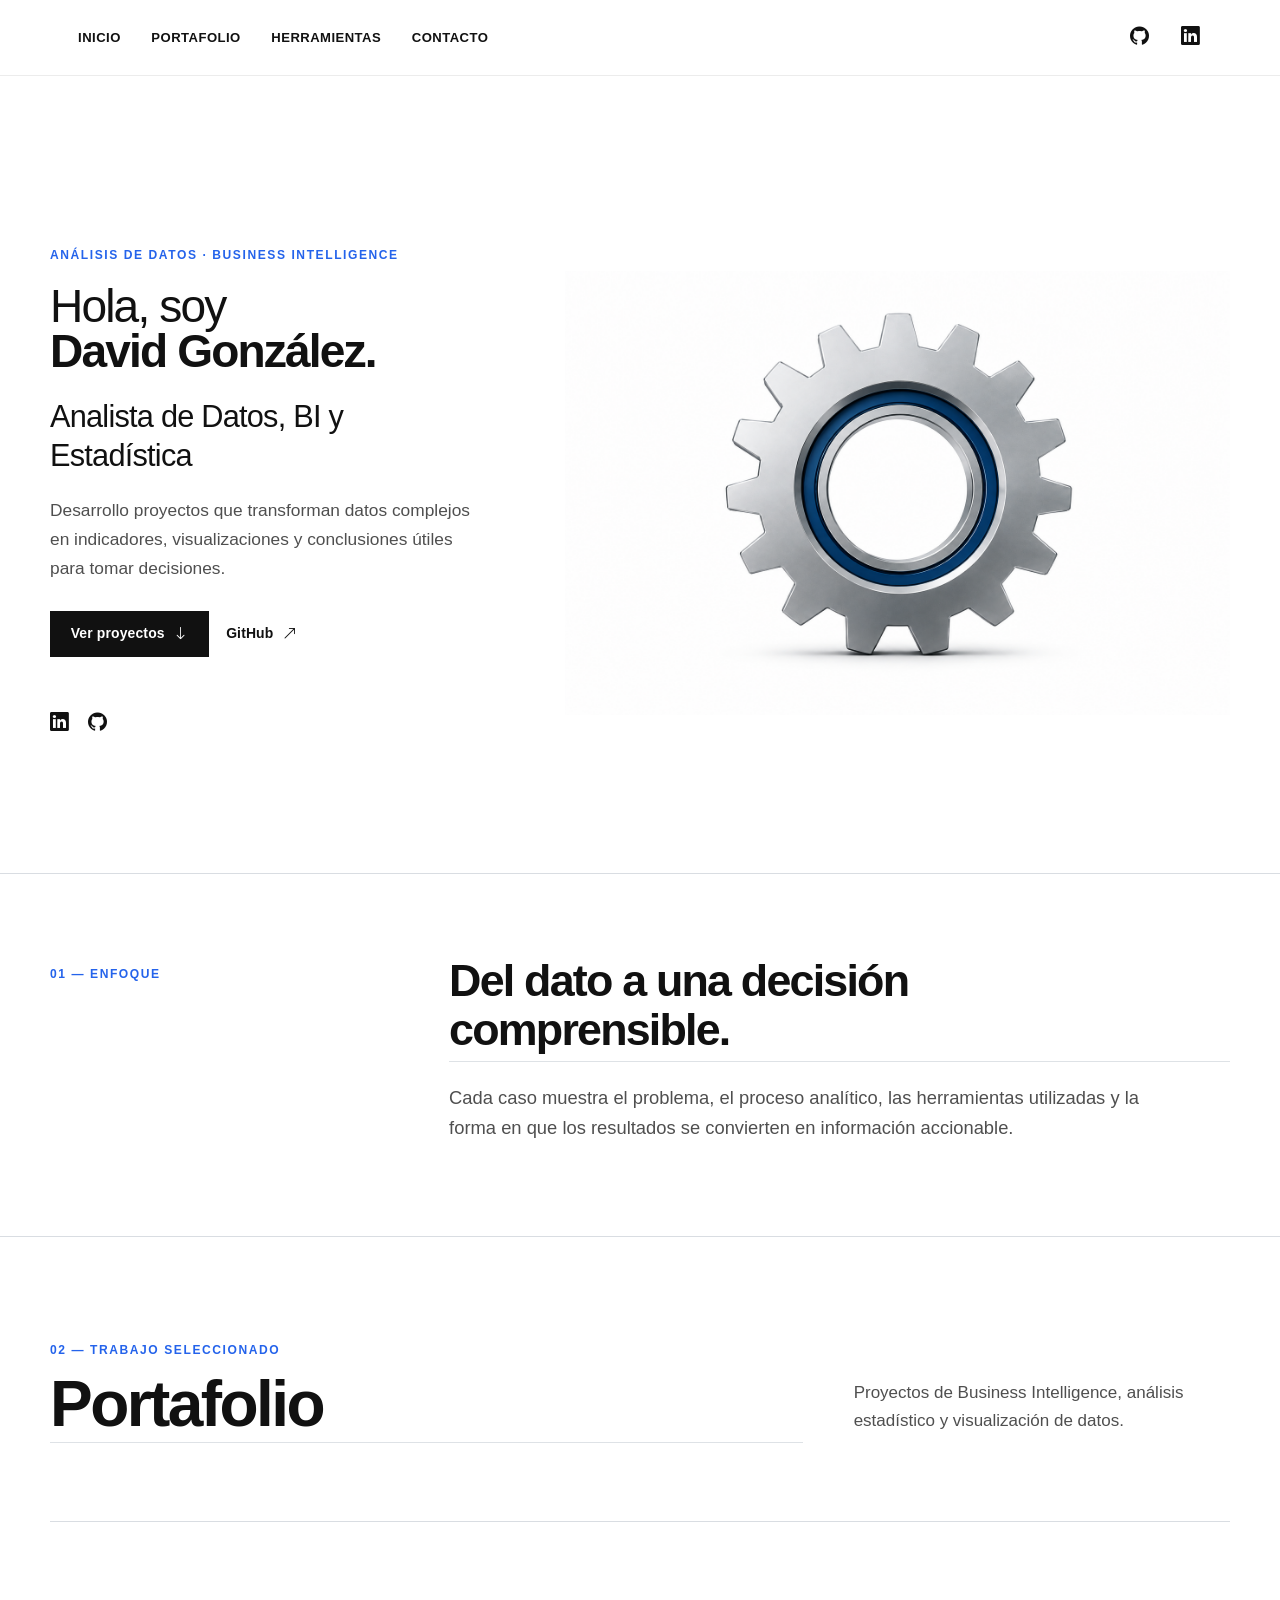
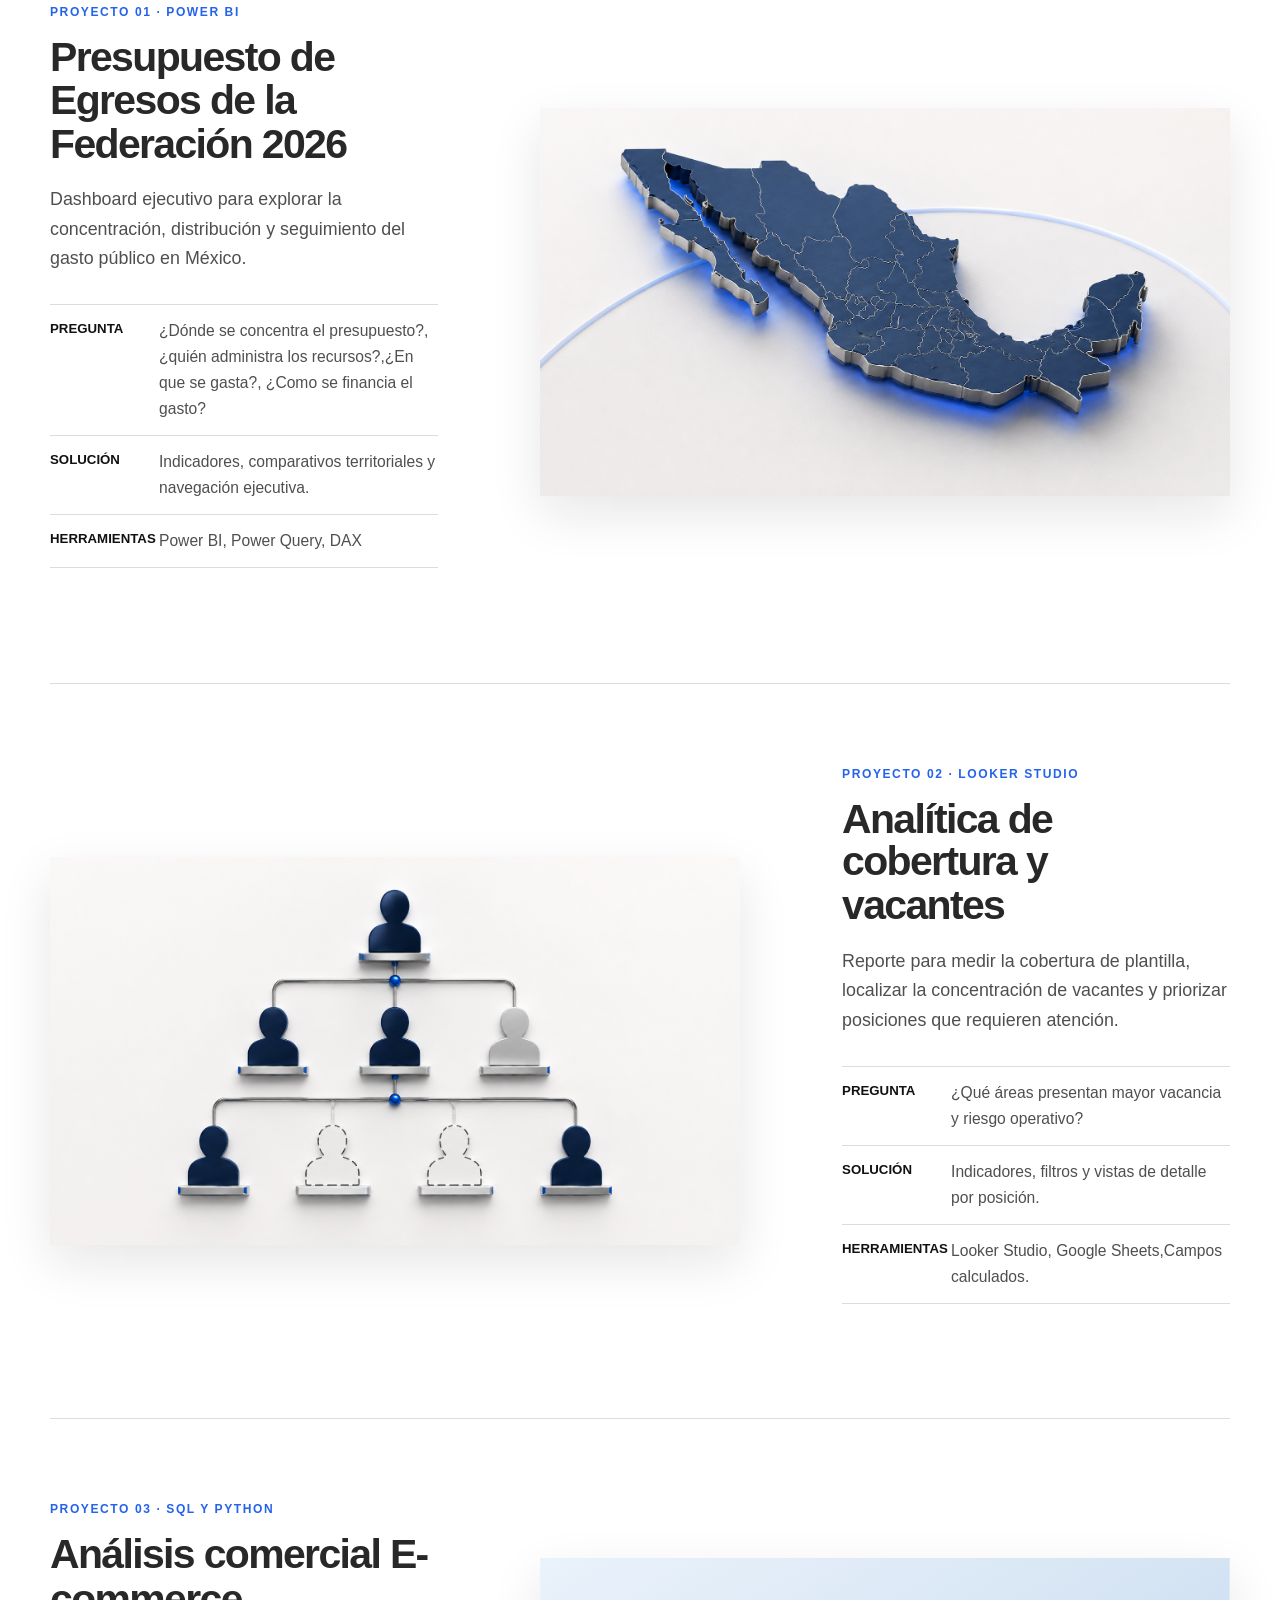
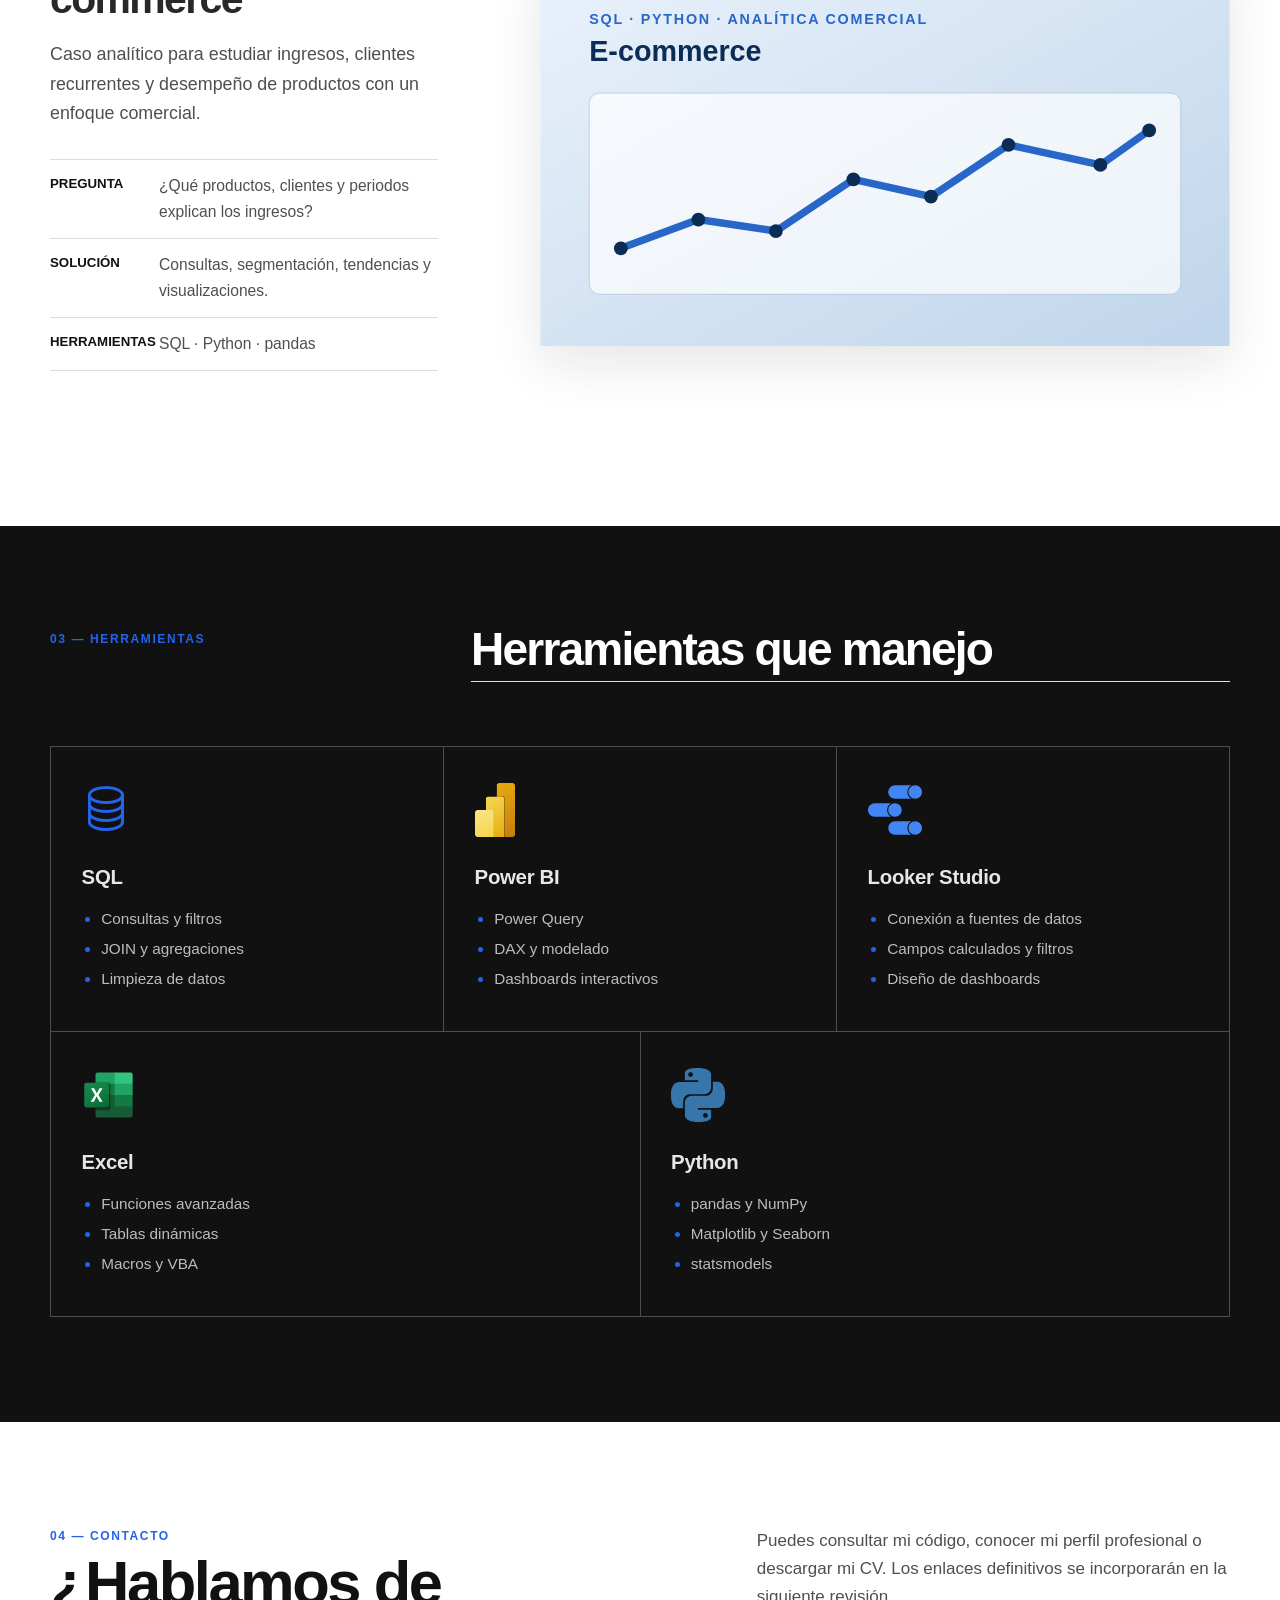
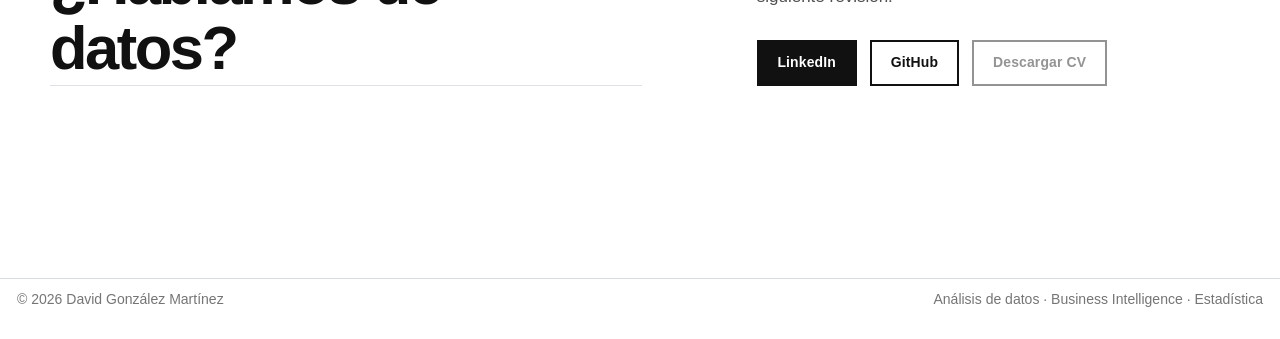
<file: index.html>
<!DOCTYPE html>
<html xmlns="http://www.w3.org/1999/xhtml" lang="es" xml:lang="es"><head>

<meta charset="utf-8">
<meta name="generator" content="quarto-1.10.18">

<meta name="viewport" content="width=device-width, initial-scale=1.0, user-scalable=yes">

<meta name="description" content="Portafolio de proyectos de análisis de datos, Business Intelligence y estadística aplicada de David González Martínez.">

<title>David González Martínez</title>
<style>
/* Default styles provided by pandoc.
** See https://pandoc.org/MANUAL.html#variables-for-html for config info.
*/
span.smallcaps{font-variant: small-caps;}
div.columns{display: flex; gap: 1.5em;}
div.column{flex: auto;}
@media screen {
div.columns{gap: min(4vw, 1.5em);}
div.column{overflow-x: auto;}
}
div.hanging-indent{margin-left: 1.5em; text-indent: -1.5em;}
ul.task-list{list-style: none;}
ul.task-list li input[type="checkbox"] {
  width: 0.8em;
  margin: 0 0.8em 0.2em -1em; /* quarto-specific, see https://github.com/quarto-dev/quarto-cli/issues/4556 */ 
  vertical-align: middle;
}
</style>


<script src="site_libs/quarto-nav/quarto-nav.js"></script>
<link href="./assets/img/favicon.svg" rel="icon" type="image/svg+xml">
<script src="site_libs/clipboard/clipboard.min.js"></script>
<script src="site_libs/quarto-html/quarto.js" type="module"></script>
<script src="site_libs/quarto-html/tabsets/tabsets.js" type="module"></script>
<script src="site_libs/quarto-html/popper.min.js"></script>
<script src="site_libs/quarto-html/tippy.umd.min.js"></script>
<script src="site_libs/quarto-html/anchor.min.js"></script>
<link href="site_libs/quarto-html/tippy.css" rel="stylesheet">
<link href="site_libs/quarto-html/quarto-syntax-highlighting-64a204ab8560d761af7679ceaba22944.css" rel="stylesheet" id="quarto-text-highlighting-styles">
<script src="site_libs/bootstrap/bootstrap.min.js"></script>
<link href="site_libs/bootstrap/bootstrap-icons.css" rel="stylesheet">
<link href="site_libs/bootstrap/bootstrap-d75f3f58e1eb44f7e1a0e81b492fc5ed.min.css" rel="stylesheet" append-hash="true" id="quarto-bootstrap" data-mode="light">
<script id="quarto-search-options" type="application/json">{
  "language": {
    "search-no-results-text": "No se han encontrado resultados",
    "search-matching-documents-text": "documentos encontrados",
    "search-copy-link-title": "Copiar el enlace en la búsqueda",
    "search-hide-matches-text": "Ocultar resultados adicionales",
    "search-more-match-text": "resultado adicional en este documento",
    "search-more-matches-text": "resultados adicionales en este documento",
    "search-clear-button-title": "Borrar",
    "search-text-placeholder": "",
    "search-detached-cancel-button-title": "Cancelar",
    "search-submit-button-title": "Enviar",
    "search-label": "Buscar"
  }
}</script>
<style>html{ scroll-behavior: smooth; }</style>


<link rel="stylesheet" href="styles.css">
<meta property="og:title" content="David González Martínez">
<meta property="og:description" content="Portafolio de proyectos de análisis de datos, Business Intelligence y estadística aplicada de David González Martínez.">
<meta property="og:image" content="https://DavidGMtz.github.io/DavidGM.github.io/assets/img/hero-construccion.png">
<meta property="og:site_name" content="David González Martínez">
<meta property="og:image:alt" content="Espacio reservado para una futura imagen profesional">
<meta property="og:image:height" content="1024">
<meta property="og:image:width" content="1536">
</head>

<body class="nav-fixed quarto-light">

<div id="quarto-search-results"></div>
  <header id="quarto-header" class="headroom fixed-top">
    <nav class="navbar navbar-expand-lg " data-bs-theme="dark">
      <div class="navbar-container container-fluid">
      <div class="navbar-brand-container mx-auto">
    <a class="navbar-brand" href="./index.html">
    <span class="navbar-title">David González Martínez</span>
    </a>
  </div>
          <button class="navbar-toggler" type="button" data-bs-toggle="collapse" data-bs-target="#navbarCollapse" aria-controls="navbarCollapse" role="menu" aria-expanded="false" aria-label="Navegación de palanca" onclick="if (window.quartoToggleHeadroom) { window.quartoToggleHeadroom(); }">
  <span class="navbar-toggler-icon"></span>
</button>
          <div class="collapse navbar-collapse" id="navbarCollapse">
            <ul class="navbar-nav navbar-nav-scroll me-auto">
  <li class="nav-item">
    <a class="nav-link" href="./index.html#inicio"> 
<span class="menu-text">Inicio</span></a>
  </li>  
  <li class="nav-item">
    <a class="nav-link" href="./index.html#portafolio"> 
<span class="menu-text">Portafolio</span></a>
  </li>  
  <li class="nav-item">
    <a class="nav-link" href="./index.html#herramientas"> 
<span class="menu-text">Herramientas</span></a>
  </li>  
  <li class="nav-item">
    <a class="nav-link" href="./index.html#contacto"> 
<span class="menu-text">Contacto</span></a>
  </li>  
</ul>
            <ul class="navbar-nav navbar-nav-scroll ms-auto">
  <li class="nav-item compact">
    <a class="nav-link" href="https://github.com/DavidGMtz"> <i class="bi bi-github" role="img" aria-label="GitHub">
</i> 
<span class="menu-text"></span></a>
  </li>  
  <li class="nav-item compact">
    <a class="nav-link" href="https://www.linkedin.com/in/david-gonzalez-martinez-5729b7272"> <i class="bi bi-linkedin" role="img" aria-label="LinkedIn">
</i> 
<span class="menu-text"></span></a>
  </li>  
</ul>
          </div> <!-- /navcollapse -->
            <div class="quarto-navbar-tools">
</div>
      </div> <!-- /container-fluid -->
    </nav>
</header>
<!-- content -->
<div id="quarto-content" class="quarto-container page-columns page-rows-contents page-layout-full page-navbar">
<!-- sidebar -->
<!-- margin-sidebar -->
    
<!-- main -->
<main class="content column-page" id="quarto-document-content"><header id="title-block-header" class="quarto-title-block"></header>




<div class="portfolio-page">

<section id="inicio" class="landing-hero">
  <div class="site-shell landing-hero__grid">
    <div class="landing-hero__copy">
      <p class="eyebrow">ANÁLISIS DE DATOS · BUSINESS INTELLIGENCE</p>
      <h1>Hola, soy<br><strong>David González.</strong></h1>
      <p class="landing-hero__role">Analista de Datos, BI y Estadística</p>
      <p class="landing-hero__description">
        Desarrollo proyectos que transforman datos complejos en indicadores,
        visualizaciones y conclusiones útiles para tomar decisiones.
      </p>

      <div class="landing-hero__actions">
        <a class="button-dark" href="#portafolio">
          Ver proyectos <i class="bi bi-arrow-down" aria-hidden="true"></i>
        </a>
        <a class="button-text" href="https://github.com/DavidGMtz">
          GitHub <i class="bi bi-arrow-up-right" aria-hidden="true"></i>
        </a>
      </div>

      <div class="landing-hero__social" aria-label="Perfiles profesionales">
        <a href="https://www.linkedin.com/in/david-gonzalez-martinez-5729b7272" aria-label="LinkedIn"><i class="bi bi-linkedin" aria-hidden="true"></i></a>
        <a href="https://github.com/DavidGMtz" aria-label="GitHub"><i class="bi bi-github" aria-hidden="true"></i></a>
      </div>
    </div>

    <div class="landing-hero__visual landing-hero__visual--placeholder">
      <img src="assets/img/hero-construccion.png" alt="Espacio reservado para una futura imagen profesional">
    </div>
  </div>
</section>

<section class="positioning-section">
  <div class="site-shell positioning-grid">
    <p class="section-index">01 — ENFOQUE</p>
    <div>
      <h2 class="anchored">Del dato a una decisión comprensible.</h2>
      <p>
        Cada caso muestra el problema, el proceso analítico, las herramientas utilizadas
        y la forma en que los resultados se convierten en información accionable.
      </p>
    </div>
  </div>
</section>

<section id="portafolio" class="portfolio-section">
  <div class="site-shell">
    <div class="portfolio-heading">
      <div>
        <p class="section-index">02 — TRABAJO SELECCIONADO</p>
        <h2 class="anchored">Portafolio</h2>
      </div>
      <p>Proyectos de Business Intelligence, análisis estadístico y visualización de datos.</p>
    </div>

    <article id="pef" class="project-showcase project-showcase--text-first">
      <div class="project-showcase__copy">
        <p class="project-number">PROYECTO 01 · POWER BI</p>
        <h3 class="anchored">Presupuesto de Egresos de la Federación 2026</h3>
        <p class="project-lead">
          Dashboard ejecutivo para explorar la concentración, distribución y seguimiento
          del gasto público en México.
        </p>

        <dl class="project-details">
          <div><dt>Pregunta</dt><dd>¿Dónde se concentra el presupuesto?,   ¿quién administra los recursos?,¿En que se gasta?, ¿Como se financia el gasto?</dd></div>
          <div><dt>Solución</dt><dd>Indicadores, comparativos territoriales y navegación ejecutiva.</dd></div>
          <div><dt>Herramientas</dt><dd>Power BI, Power Query, DAX</dd></div>
        </dl>

      </div>

      <a class="project-showcase__media project-showcase__media--dark" href="proyectos/pef-2026/" aria-label="Consultar el proyecto Presupuesto de Egresos de la Federación 2026">
        <img src="assets/img/pef-2026.png" alt="Vista provisional del dashboard PEF 2026">
        <span class="project-showcase__overlay">
          <span>Consultar proyecto <i class="bi bi-arrow-right" aria-hidden="true"></i></span>
        </span>
      </a>
    </article>

    <article id="vacantes" class="project-showcase project-showcase--media-first">
      <a class="project-showcase__media" href="proyectos/vacantes/" aria-label="Consultar el proyecto Analítica de cobertura y vacantes">
        <img src="assets/img/vacantes.png" alt="Vista provisional del dashboard de cobertura y vacantes">
        <span class="project-showcase__overlay">
          <span>Consultar proyecto <i class="bi bi-arrow-right" aria-hidden="true"></i></span>
        </span>
      </a>

      <div class="project-showcase__copy">
        <p class="project-number">PROYECTO 02 · LOOKER STUDIO</p>
        <h3 class="anchored">Analítica de cobertura y vacantes</h3>
        <p class="project-lead">
          Reporte para medir la cobertura de plantilla, localizar la concentración de
          vacantes y priorizar posiciones que requieren atención.
        </p>

        <dl class="project-details">
          <div><dt>Pregunta</dt><dd>¿Qué áreas presentan mayor vacancia y riesgo operativo?</dd></div>
          <div><dt>Solución</dt><dd>Indicadores, filtros y vistas de detalle por posición.</dd></div>
          <div><dt>Herramientas</dt><dd>Looker Studio, Google Sheets,Campos calculados.</dd></div>
        </dl>

      </div>
    </article>

    <article id="ecommerce" class="project-showcase project-showcase--text-first">
      <div class="project-showcase__copy">
        <p class="project-number">PROYECTO 03 · SQL Y PYTHON</p>
        <h3 class="anchored">Análisis comercial E-commerce</h3>
        <p class="project-lead">
          Caso analítico para estudiar ingresos, clientes recurrentes y desempeño de
          productos con un enfoque comercial.
        </p>

        <dl class="project-details">
          <div><dt>Pregunta</dt><dd>¿Qué productos, clientes y periodos explican los ingresos?</dd></div>
          <div><dt>Solución</dt><dd>Consultas, segmentación, tendencias y visualizaciones.</dd></div>
          <div><dt>Herramientas</dt><dd>SQL · Python · pandas</dd></div>
        </dl>

      </div>

      <a class="project-showcase__media" href="proyectos/ecommerce/" aria-label="Consultar el proyecto Análisis comercial E-commerce">
        <img src="assets/img/ecommerce.svg" alt="Vista provisional del proyecto de análisis E-commerce">
        <span class="project-showcase__overlay">
          <span>Consultar proyecto <i class="bi bi-arrow-right" aria-hidden="true"></i></span>
        </span>
      </a>
    </article>
  </div>
</section>

<section id="herramientas" class="capabilities-section">
  <div class="site-shell">
    <div class="section-heading-row">
      <p class="section-index">03 — HERRAMIENTAS</p>
      <h2 class="anchored">Herramientas que manejo</h2>
    </div>

    <div class="tools-grid" aria-label="Herramientas y tecnologías">
      <article class="tool-card">
        <div class="tool-card__logo tool-card__logo--generic">
          <i class="bi bi-database" aria-hidden="true"></i>
        </div>
        <h3 class="anchored">SQL</h3>
        <ul>
          <li>Consultas y filtros</li>
          <li>JOIN y agregaciones</li>
          <li>Limpieza de datos</li>
        </ul>
      </article>

      <article class="tool-card">
        <div class="tool-card__logo">
          <img src="assets/img/logo-power-bi.svg" alt="" aria-hidden="true">
        </div>
        <h3 class="anchored">Power BI</h3>
        <ul>
          <li>Power Query</li>
          <li>DAX y modelado</li>
          <li>Dashboards interactivos</li>
        </ul>
      </article>

      <article class="tool-card">
        <div class="tool-card__logo">
          <img src="assets/img/logo-looker-studio.svg" alt="" aria-hidden="true">
        </div>
        <h3 class="anchored">Looker Studio</h3>
        <ul>
          <li>Conexión a fuentes de datos</li>
          <li>Campos calculados y filtros</li>
          <li>Diseño de dashboards</li>
        </ul>
      </article>

      <article class="tool-card">
        <div class="tool-card__logo">
          <img src="assets/img/logo-excel.svg" alt="" aria-hidden="true">
        </div>
        <h3 class="anchored">Excel</h3>
        <ul>
          <li>Funciones avanzadas</li>
          <li>Tablas dinámicas</li>
          <li>Macros y VBA</li>
        </ul>
      </article>

      <article class="tool-card">
        <div class="tool-card__logo tool-card__logo--python">
          <img src="assets/img/logo-python-mark.svg" alt="" aria-hidden="true">
        </div>
        <h3 class="anchored">Python</h3>
        <ul>
          <li>pandas y NumPy</li>
          <li>Matplotlib y Seaborn</li>
          <li>statsmodels</li>
        </ul>
      </article>
    </div>
  </div>
</section>

<section id="contacto" class="contact-section">
  <div class="site-shell contact-grid">
    <div>
      <p class="section-index">04 — CONTACTO</p>
      <h2 class="anchored">¿Hablamos de datos?</h2>
    </div>
    <div class="contact-copy">
      <p>
        Puedes consultar mi código, conocer mi perfil profesional o descargar mi CV.
        Los enlaces definitivos se incorporarán en la siguiente revisión.
      </p>
      <div class="contact-links">
        <a class="button-dark" href="https://www.linkedin.com/in/david-gonzalez-martinez-5729b7272">LinkedIn</a>
        <a class="button-outline" href="https://github.com/DavidGMtz">GitHub</a>
        <span class="button-outline button-disabled" aria-disabled="true">Descargar CV</span>
      </div>
    </div>
  </div>
</section>

</div>



</main> <!-- /main -->
<script id="quarto-html-after-body" type="application/javascript">
  window.document.addEventListener("DOMContentLoaded", function (event) {
    const icon = "";
    const anchorJS = new window.AnchorJS();
    anchorJS.options = {
      placement: 'right',
      icon: icon
    };
    anchorJS.add('.anchored');
    const isCodeAnnotation = (el) => {
      for (const clz of el.classList) {
        if (clz.startsWith('code-annotation-')) {                     
          return true;
        }
      }
      return false;
    }
    const onCopySuccess = function(e) {
      // button target
      const button = e.trigger;
      // don't keep focus
      button.blur();
      // flash "checked"
      button.classList.add('code-copy-button-checked');
      var currentTitle = button.getAttribute("title");
      button.setAttribute("title", "Copiado");
      let tooltip;
      if (window.bootstrap) {
        button.setAttribute("data-bs-toggle", "tooltip");
        button.setAttribute("data-bs-placement", "left");
        button.setAttribute("data-bs-title", "Copiado");
        tooltip = new bootstrap.Tooltip(button, 
          { trigger: "manual", 
            customClass: "code-copy-button-tooltip",
            offset: [0, -8]});
        tooltip.show();    
      }
      setTimeout(function() {
        if (tooltip) {
          tooltip.hide();
          button.removeAttribute("data-bs-title");
          button.removeAttribute("data-bs-toggle");
          button.removeAttribute("data-bs-placement");
        }
        button.setAttribute("title", currentTitle);
        button.classList.remove('code-copy-button-checked');
      }, 1000);
      // clear code selection
      e.clearSelection();
    }
    const getTextToCopy = function(trigger) {
      const outerScaffold = trigger.parentElement.cloneNode(true);
      const codeEl = outerScaffold.querySelector('code');
      for (const childEl of codeEl.children) {
        if (isCodeAnnotation(childEl)) {
          childEl.remove();
        }
      }
      return codeEl.innerText;
    }
    const clipboard = new window.ClipboardJS('.code-copy-button:not([data-in-quarto-modal])', {
      text: getTextToCopy
    });
    clipboard.on('success', onCopySuccess);
    if (window.document.getElementById('quarto-embedded-source-code-modal')) {
      const clipboardModal = new window.ClipboardJS('.code-copy-button[data-in-quarto-modal]', {
        text: getTextToCopy,
        container: window.document.getElementById('quarto-embedded-source-code-modal')
      });
      clipboardModal.on('success', onCopySuccess);
    }
      var localhostRegex = new RegExp(/^(?:http|https):\/\/localhost\:?[0-9]*\//);
      var mailtoRegex = new RegExp(/^mailto:/);
        var filterRegex = new RegExp("https:\/\/DavidGMtz\.github\.io\/DavidGM\.github\.io\/");
      var isInternal = (href) => {
          return filterRegex.test(href) || localhostRegex.test(href) || mailtoRegex.test(href);
      }
      // Inspect non-navigation links and adorn them if external
     var links = window.document.querySelectorAll('a[href]:not(.nav-link):not(.navbar-brand):not(.toc-action):not(.sidebar-link):not(.sidebar-item-toggle):not(.pagination-link):not(.no-external):not([aria-hidden]):not(.dropdown-item):not(.quarto-navigation-tool):not(.about-link)');
      for (var i=0; i<links.length; i++) {
        const link = links[i];
        if (!isInternal(link.href)) {
          // undo the damage that might have been done by quarto-nav.js in the case of
          // links that we want to consider external
          if (link.dataset.originalHref !== undefined) {
            link.href = link.dataset.originalHref;
          }
            // target, if specified
            link.setAttribute("target", "_blank");
            if (link.getAttribute("rel") === null) {
              link.setAttribute("rel", "noopener");
            }
        }
      }
    function tippyHover(el, contentFn, onTriggerFn, onUntriggerFn) {
      const config = {
        allowHTML: true,
        maxWidth: 500,
        delay: 100,
        arrow: false,
        appendTo: function(el) {
            return el.parentElement;
        },
        interactive: true,
        interactiveBorder: 10,
        theme: 'quarto',
        placement: 'bottom-start',
      };
      if (contentFn) {
        config.content = contentFn;
      }
      if (onTriggerFn) {
        config.onTrigger = onTriggerFn;
      }
      if (onUntriggerFn) {
        config.onUntrigger = onUntriggerFn;
      }
      window.tippy(el, config); 
    }
    const noterefs = window.document.querySelectorAll('a[role="doc-noteref"]');
    for (var i=0; i<noterefs.length; i++) {
      const ref = noterefs[i];
      tippyHover(ref, function() {
        // use id or data attribute instead here
        let href = ref.getAttribute('data-footnote-href') || ref.getAttribute('href');
        try { href = new URL(href).hash; } catch {}
        const id = href.replace(/^#\/?/, "");
        const note = window.document.getElementById(id);
        if (note) {
          return note.innerHTML;
        } else {
          return "";
        }
      });
    }
    const xrefs = window.document.querySelectorAll('a.quarto-xref');
    const processXRef = (id, note) => {
      // Strip column container classes
      const stripColumnClz = (el) => {
        el.classList.remove("page-full", "page-columns");
        if (el.children) {
          for (const child of el.children) {
            stripColumnClz(child);
          }
        }
      }
      stripColumnClz(note)
      if (id === null || id.startsWith('sec-')) {
        // Special case sections, only their first couple elements
        const container = document.createElement("div");
        if (note.children && note.children.length > 2) {
          container.appendChild(note.children[0].cloneNode(true));
          for (let i = 1; i < note.children.length; i++) {
            const child = note.children[i];
            if (child.tagName === "P" && child.innerText === "") {
              continue;
            } else {
              container.appendChild(child.cloneNode(true));
              break;
            }
          }
          if (window.Quarto?.typesetMath) {
            window.Quarto.typesetMath(container);
          }
          return container.innerHTML
        } else {
          if (window.Quarto?.typesetMath) {
            window.Quarto.typesetMath(note);
          }
          return note.innerHTML;
        }
      } else {
        // Remove any anchor links if they are present
        const anchorLink = note.querySelector('a.anchorjs-link');
        if (anchorLink) {
          anchorLink.remove();
        }
        if (window.Quarto?.typesetMath) {
          window.Quarto.typesetMath(note);
        }
        if (note.classList.contains("callout")) {
          return note.outerHTML;
        } else {
          return note.innerHTML;
        }
      }
    }
    for (var i=0; i<xrefs.length; i++) {
      const xref = xrefs[i];
      tippyHover(xref, undefined, function(instance) {
        instance.disable();
        let url = xref.getAttribute('href');
        let hash = undefined; 
        if (url.startsWith('#')) {
          hash = url;
        } else {
          try { hash = new URL(url).hash; } catch {}
        }
        if (hash) {
          const id = hash.replace(/^#\/?/, "");
          const note = window.document.getElementById(id);
          if (note !== null) {
            try {
              const html = processXRef(id, note.cloneNode(true));
              instance.setContent(html);
            } finally {
              instance.enable();
              instance.show();
            }
          } else {
            // See if we can fetch this
            fetch(url.split('#')[0])
            .then(res => res.text())
            .then(html => {
              const parser = new DOMParser();
              const htmlDoc = parser.parseFromString(html, "text/html");
              const note = htmlDoc.getElementById(id);
              if (note !== null) {
                const html = processXRef(id, note);
                instance.setContent(html);
              } 
            }).finally(() => {
              instance.enable();
              instance.show();
            });
          }
        } else {
          // See if we can fetch a full url (with no hash to target)
          // This is a special case and we should probably do some content thinning / targeting
          fetch(url)
          .then(res => res.text())
          .then(html => {
            const parser = new DOMParser();
            const htmlDoc = parser.parseFromString(html, "text/html");
            const note = htmlDoc.querySelector('main.content');
            if (note !== null) {
              // This should only happen for chapter cross references
              // (since there is no id in the URL)
              // remove the first header
              if (note.children.length > 0 && note.children[0].tagName === "HEADER") {
                note.children[0].remove();
              }
              const html = processXRef(null, note);
              instance.setContent(html);
            } 
          }).finally(() => {
            instance.enable();
            instance.show();
          });
        }
      }, function(instance) {
      });
    }
        let selectedAnnoteEl;
        const selectorForAnnotation = ( cell, annotation) => {
          let cellAttr = 'data-code-cell="' + cell + '"';
          let lineAttr = 'data-code-annotation="' +  annotation + '"';
          const selector = 'span[' + cellAttr + '][' + lineAttr + ']';
          return selector;
        }
        const selectCodeLines = (annoteEl) => {
          const doc = window.document;
          const targetCell = annoteEl.getAttribute("data-target-cell");
          const targetAnnotation = annoteEl.getAttribute("data-target-annotation");
          const annoteSpan = window.document.querySelector(selectorForAnnotation(targetCell, targetAnnotation));
          const lines = annoteSpan.getAttribute("data-code-lines").split(",");
          const lineIds = lines.map((line) => {
            return targetCell + "-" + line;
          })
          let top = null;
          let height = null;
          let parent = null;
          if (lineIds.length > 0) {
              //compute the position of the single el (top and bottom and make a div)
              const el = window.document.getElementById(lineIds[0]);
              top = el.offsetTop;
              height = el.offsetHeight;
              parent = el.parentElement.parentElement;
            if (lineIds.length > 1) {
              const lastEl = window.document.getElementById(lineIds[lineIds.length - 1]);
              const bottom = lastEl.offsetTop + lastEl.offsetHeight;
              height = bottom - top;
            }
            if (top !== null && height !== null && parent !== null) {
              // cook up a div (if necessary) and position it 
              let div = window.document.getElementById("code-annotation-line-highlight");
              if (div === null) {
                div = window.document.createElement("div");
                div.setAttribute("id", "code-annotation-line-highlight");
                div.style.position = 'absolute';
                parent.appendChild(div);
              }
              div.style.top = top - 2 + "px";
              div.style.height = height + 4 + "px";
              div.style.left = 0;
              let gutterDiv = window.document.getElementById("code-annotation-line-highlight-gutter");
              if (gutterDiv === null) {
                gutterDiv = window.document.createElement("div");
                gutterDiv.setAttribute("id", "code-annotation-line-highlight-gutter");
                gutterDiv.style.position = 'absolute';
                const codeCell = window.document.getElementById(targetCell);
                const gutter = codeCell.querySelector('.code-annotation-gutter');
                gutter.appendChild(gutterDiv);
              }
              gutterDiv.style.top = top - 2 + "px";
              gutterDiv.style.height = height + 4 + "px";
            }
            selectedAnnoteEl = annoteEl;
          }
        };
        const unselectCodeLines = () => {
          const elementsIds = ["code-annotation-line-highlight", "code-annotation-line-highlight-gutter"];
          elementsIds.forEach((elId) => {
            const div = window.document.getElementById(elId);
            if (div) {
              div.remove();
            }
          });
          selectedAnnoteEl = undefined;
        };
          // Handle positioning of the toggle
      window.addEventListener(
        "resize",
        throttle(() => {
          elRect = undefined;
          if (selectedAnnoteEl) {
            selectCodeLines(selectedAnnoteEl);
          }
        }, 10)
      );
      function throttle(fn, ms) {
      let throttle = false;
      let timer;
        return (...args) => {
          if(!throttle) { // first call gets through
              fn.apply(this, args);
              throttle = true;
          } else { // all the others get throttled
              if(timer) clearTimeout(timer); // cancel #2
              timer = setTimeout(() => {
                fn.apply(this, args);
                timer = throttle = false;
              }, ms);
          }
        };
      }
        // Attach click handler to the DT
        const annoteDls = window.document.querySelectorAll('dt[data-target-cell]');
        for (const annoteDlNode of annoteDls) {
          annoteDlNode.addEventListener('click', (event) => {
            const clickedEl = event.target;
            if (clickedEl !== selectedAnnoteEl) {
              unselectCodeLines();
              const activeEl = window.document.querySelector('dt[data-target-cell].code-annotation-active');
              if (activeEl) {
                activeEl.classList.remove('code-annotation-active');
              }
              selectCodeLines(clickedEl);
              clickedEl.classList.add('code-annotation-active');
            } else {
              // Unselect the line
              unselectCodeLines();
              clickedEl.classList.remove('code-annotation-active');
            }
          });
        }
    const findCites = (el) => {
      const parentEl = el.parentElement;
      if (parentEl) {
        const cites = parentEl.dataset.cites;
        if (cites) {
          return {
            el,
            cites: cites.split(' ')
          };
        } else {
          return findCites(el.parentElement)
        }
      } else {
        return undefined;
      }
    };
    var bibliorefs = window.document.querySelectorAll('a[role="doc-biblioref"]');
    for (var i=0; i<bibliorefs.length; i++) {
      const ref = bibliorefs[i];
      const citeInfo = findCites(ref);
      if (citeInfo) {
        tippyHover(citeInfo.el, function() {
          var popup = window.document.createElement('div');
          citeInfo.cites.forEach(function(cite) {
            var citeDiv = window.document.createElement('div');
            citeDiv.classList.add('hanging-indent');
            citeDiv.classList.add('csl-entry');
            var biblioDiv = window.document.getElementById('ref-' + cite);
            if (biblioDiv) {
              citeDiv.innerHTML = biblioDiv.innerHTML;
            }
            popup.appendChild(citeDiv);
          });
          return popup.innerHTML;
        });
      }
    }
  });
  </script>
</div> <!-- /content -->
<footer class="footer">
  <div class="nav-footer">
    <div class="nav-footer-left">
<p>© 2026 David González Martínez</p>
</div>   
    <div class="nav-footer-center">
      &nbsp;
    </div>
    <div class="nav-footer-right">
<p>Análisis de datos · Business Intelligence · Estadística</p>
</div>
  </div>
</footer>




<script src="site_libs/quarto-html/zenscroll-min.js"></script>
</body></html>
</file>
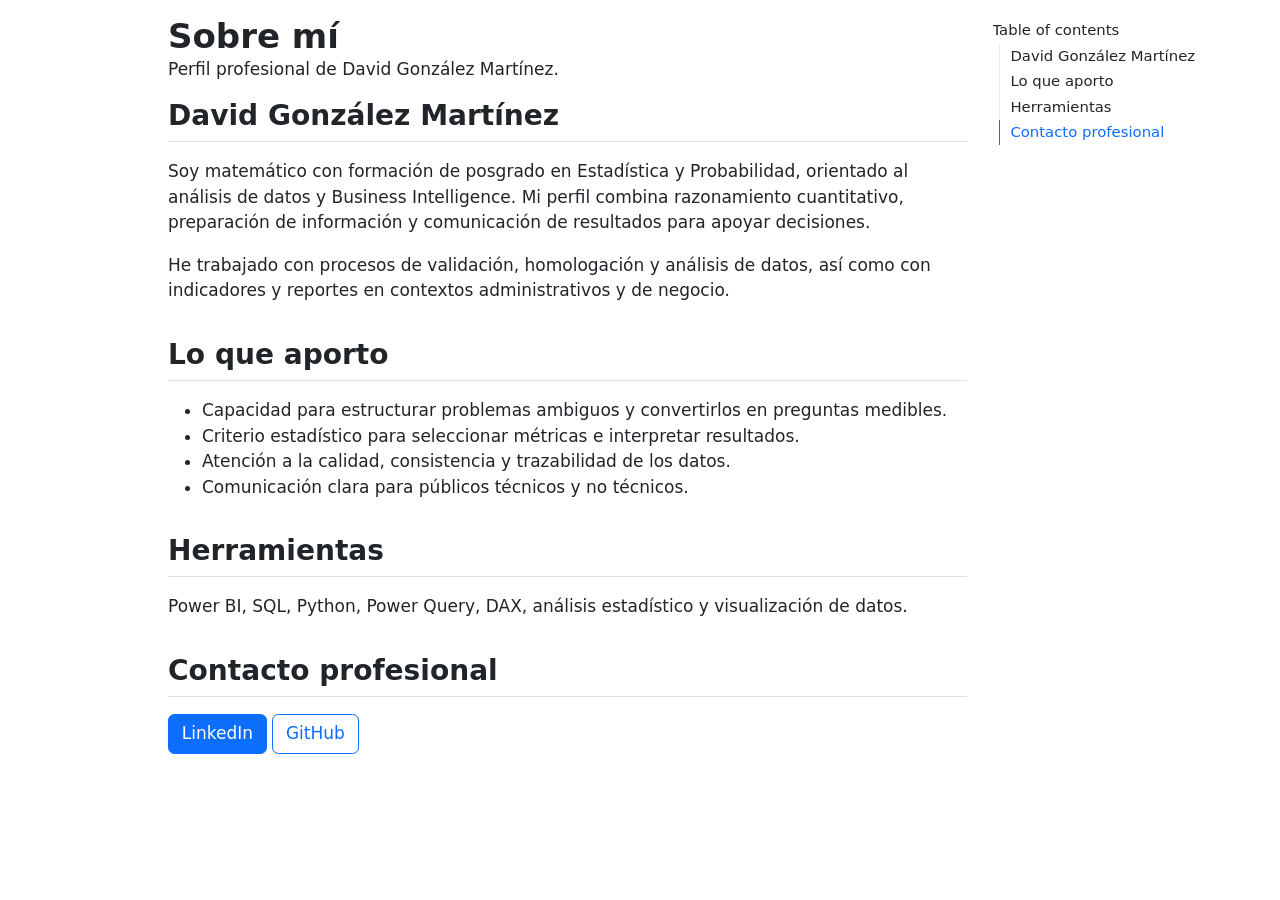
<file: sobre-mi/index.html>
<!DOCTYPE html>
<html xmlns="http://www.w3.org/1999/xhtml" lang="en" xml:lang="en"><head>

<meta charset="utf-8">
<meta name="generator" content="quarto-1.10.18">

<meta name="viewport" content="width=device-width, initial-scale=1.0, user-scalable=yes">

<meta name="description" content="Perfil profesional de David González Martínez.">

<title>Sobre mí</title>
<style>
/* Default styles provided by pandoc.
** See https://pandoc.org/MANUAL.html#variables-for-html for config info.
*/
span.smallcaps{font-variant: small-caps;}
div.columns{display: flex; gap: 1.5em;}
div.column{flex: auto;}
@media screen {
div.columns{gap: min(4vw, 1.5em);}
div.column{overflow-x: auto;}
}
div.hanging-indent{margin-left: 1.5em; text-indent: -1.5em;}
ul.task-list{list-style: none;}
ul.task-list li input[type="checkbox"] {
  width: 0.8em;
  margin: 0 0.8em 0.2em -1em; /* quarto-specific, see https://github.com/quarto-dev/quarto-cli/issues/4556 */ 
  vertical-align: middle;
}
</style>


<script src="index_files/libs/clipboard/clipboard.min.js"></script>
<script src="index_files/libs/quarto-html/quarto.js" type="module"></script>
<script src="index_files/libs/quarto-html/tabsets/tabsets.js" type="module"></script>
<script src="index_files/libs/quarto-html/popper.min.js"></script>
<script src="index_files/libs/quarto-html/tippy.umd.min.js"></script>
<script src="index_files/libs/quarto-html/anchor.min.js"></script>
<link href="index_files/libs/quarto-html/tippy.css" rel="stylesheet">
<link href="index_files/libs/quarto-html/quarto-syntax-highlighting-64a204ab8560d761af7679ceaba22944.css" rel="stylesheet" id="quarto-text-highlighting-styles">
<script src="index_files/libs/bootstrap/bootstrap.min.js"></script>
<link href="index_files/libs/bootstrap/bootstrap-icons.css" rel="stylesheet">
<link href="index_files/libs/bootstrap/bootstrap-215b371544c282197b31c8aa00ce3677.min.css" rel="stylesheet" append-hash="true" id="quarto-bootstrap" data-mode="light">


</head>

<body class="quarto-light">

<div id="quarto-content" class="page-columns page-rows-contents page-layout-article">
<div id="quarto-margin-sidebar" class="sidebar margin-sidebar">
  <nav id="TOC" role="doc-toc" class="toc-active">
    <h2 id="toc-title">Table of contents</h2>
   
  <ul>
  <li><a href="#david-gonzález-martínez" id="toc-david-gonzález-martínez" class="nav-link active" data-scroll-target="#david-gonzález-martínez">David González Martínez</a></li>
  <li><a href="#lo-que-aporto" id="toc-lo-que-aporto" class="nav-link" data-scroll-target="#lo-que-aporto">Lo que aporto</a></li>
  <li><a href="#herramientas" id="toc-herramientas" class="nav-link" data-scroll-target="#herramientas">Herramientas</a></li>
  <li><a href="#contacto-profesional" id="toc-contacto-profesional" class="nav-link" data-scroll-target="#contacto-profesional">Contacto profesional</a></li>
  </ul>
</nav>
</div>
<main class="content" id="quarto-document-content">

<header id="title-block-header" class="quarto-title-block default">
<div class="quarto-title">
<h1 class="title">Sobre mí</h1>
</div>

<div>
  <div class="description">
    Perfil profesional de David González Martínez.
  </div>
</div>


<div class="quarto-title-meta">

    
  
    
  </div>
  


</header>


<section id="david-gonzález-martínez" class="level2">
<h2 class="anchored" data-anchor-id="david-gonzález-martínez">David González Martínez</h2>
<p>Soy matemático con formación de posgrado en Estadística y Probabilidad, orientado al análisis de datos y Business Intelligence. Mi perfil combina razonamiento cuantitativo, preparación de información y comunicación de resultados para apoyar decisiones.</p>
<p>He trabajado con procesos de validación, homologación y análisis de datos, así como con indicadores y reportes en contextos administrativos y de negocio.</p>
</section>
<section id="lo-que-aporto" class="level2">
<h2 class="anchored" data-anchor-id="lo-que-aporto">Lo que aporto</h2>
<ul>
<li>Capacidad para estructurar problemas ambiguos y convertirlos en preguntas medibles.</li>
<li>Criterio estadístico para seleccionar métricas e interpretar resultados.</li>
<li>Atención a la calidad, consistencia y trazabilidad de los datos.</li>
<li>Comunicación clara para públicos técnicos y no técnicos.</li>
</ul>
</section>
<section id="herramientas" class="level2">
<h2 class="anchored" data-anchor-id="herramientas">Herramientas</h2>
<p>Power BI, SQL, Python, Power Query, DAX, análisis estadístico y visualización de datos.</p>
</section>
<section id="contacto-profesional" class="level2">
<h2 class="anchored" data-anchor-id="contacto-profesional">Contacto profesional</h2>
<p><a href="https://www.linkedin.com/in/david-gonzalez-martinez-5729b7272" class="btn btn-primary">LinkedIn</a> <a href="https://github.com/DavidGMtz" class="btn btn-outline-primary">GitHub</a></p>
</section>

</main>
<!-- /main column -->
<script id="quarto-html-after-body" type="application/javascript">
  window.document.addEventListener("DOMContentLoaded", function (event) {
    const icon = "";
    const anchorJS = new window.AnchorJS();
    anchorJS.options = {
      placement: 'right',
      icon: icon
    };
    anchorJS.add('.anchored');
    const isCodeAnnotation = (el) => {
      for (const clz of el.classList) {
        if (clz.startsWith('code-annotation-')) {                     
          return true;
        }
      }
      return false;
    }
    const onCopySuccess = function(e) {
      // button target
      const button = e.trigger;
      // don't keep focus
      button.blur();
      // flash "checked"
      button.classList.add('code-copy-button-checked');
      var currentTitle = button.getAttribute("title");
      button.setAttribute("title", "Copied!");
      let tooltip;
      if (window.bootstrap) {
        button.setAttribute("data-bs-toggle", "tooltip");
        button.setAttribute("data-bs-placement", "left");
        button.setAttribute("data-bs-title", "Copied!");
        tooltip = new bootstrap.Tooltip(button, 
          { trigger: "manual", 
            customClass: "code-copy-button-tooltip",
            offset: [0, -8]});
        tooltip.show();    
      }
      setTimeout(function() {
        if (tooltip) {
          tooltip.hide();
          button.removeAttribute("data-bs-title");
          button.removeAttribute("data-bs-toggle");
          button.removeAttribute("data-bs-placement");
        }
        button.setAttribute("title", currentTitle);
        button.classList.remove('code-copy-button-checked');
      }, 1000);
      // clear code selection
      e.clearSelection();
    }
    const getTextToCopy = function(trigger) {
      const outerScaffold = trigger.parentElement.cloneNode(true);
      const codeEl = outerScaffold.querySelector('code');
      for (const childEl of codeEl.children) {
        if (isCodeAnnotation(childEl)) {
          childEl.remove();
        }
      }
      return codeEl.innerText;
    }
    const clipboard = new window.ClipboardJS('.code-copy-button:not([data-in-quarto-modal])', {
      text: getTextToCopy
    });
    clipboard.on('success', onCopySuccess);
    if (window.document.getElementById('quarto-embedded-source-code-modal')) {
      const clipboardModal = new window.ClipboardJS('.code-copy-button[data-in-quarto-modal]', {
        text: getTextToCopy,
        container: window.document.getElementById('quarto-embedded-source-code-modal')
      });
      clipboardModal.on('success', onCopySuccess);
    }
      var localhostRegex = new RegExp(/^(?:http|https):\/\/localhost\:?[0-9]*\//);
      var mailtoRegex = new RegExp(/^mailto:/);
        var filterRegex = new RegExp('/' + window.location.host + '/');
      var isInternal = (href) => {
          return filterRegex.test(href) || localhostRegex.test(href) || mailtoRegex.test(href);
      }
      // Inspect non-navigation links and adorn them if external
     var links = window.document.querySelectorAll('a[href]:not(.nav-link):not(.navbar-brand):not(.toc-action):not(.sidebar-link):not(.sidebar-item-toggle):not(.pagination-link):not(.no-external):not([aria-hidden]):not(.dropdown-item):not(.quarto-navigation-tool):not(.about-link)');
      for (var i=0; i<links.length; i++) {
        const link = links[i];
        if (!isInternal(link.href)) {
          // undo the damage that might have been done by quarto-nav.js in the case of
          // links that we want to consider external
          if (link.dataset.originalHref !== undefined) {
            link.href = link.dataset.originalHref;
          }
        }
      }
    function tippyHover(el, contentFn, onTriggerFn, onUntriggerFn) {
      const config = {
        allowHTML: true,
        maxWidth: 500,
        delay: 100,
        arrow: false,
        appendTo: function(el) {
            return el.parentElement;
        },
        interactive: true,
        interactiveBorder: 10,
        theme: 'quarto',
        placement: 'bottom-start',
      };
      if (contentFn) {
        config.content = contentFn;
      }
      if (onTriggerFn) {
        config.onTrigger = onTriggerFn;
      }
      if (onUntriggerFn) {
        config.onUntrigger = onUntriggerFn;
      }
      window.tippy(el, config); 
    }
    const noterefs = window.document.querySelectorAll('a[role="doc-noteref"]');
    for (var i=0; i<noterefs.length; i++) {
      const ref = noterefs[i];
      tippyHover(ref, function() {
        // use id or data attribute instead here
        let href = ref.getAttribute('data-footnote-href') || ref.getAttribute('href');
        try { href = new URL(href).hash; } catch {}
        const id = href.replace(/^#\/?/, "");
        const note = window.document.getElementById(id);
        if (note) {
          return note.innerHTML;
        } else {
          return "";
        }
      });
    }
    const xrefs = window.document.querySelectorAll('a.quarto-xref');
    const processXRef = (id, note) => {
      // Strip column container classes
      const stripColumnClz = (el) => {
        el.classList.remove("page-full", "page-columns");
        if (el.children) {
          for (const child of el.children) {
            stripColumnClz(child);
          }
        }
      }
      stripColumnClz(note)
      if (id === null || id.startsWith('sec-')) {
        // Special case sections, only their first couple elements
        const container = document.createElement("div");
        if (note.children && note.children.length > 2) {
          container.appendChild(note.children[0].cloneNode(true));
          for (let i = 1; i < note.children.length; i++) {
            const child = note.children[i];
            if (child.tagName === "P" && child.innerText === "") {
              continue;
            } else {
              container.appendChild(child.cloneNode(true));
              break;
            }
          }
          if (window.Quarto?.typesetMath) {
            window.Quarto.typesetMath(container);
          }
          return container.innerHTML
        } else {
          if (window.Quarto?.typesetMath) {
            window.Quarto.typesetMath(note);
          }
          return note.innerHTML;
        }
      } else {
        // Remove any anchor links if they are present
        const anchorLink = note.querySelector('a.anchorjs-link');
        if (anchorLink) {
          anchorLink.remove();
        }
        if (window.Quarto?.typesetMath) {
          window.Quarto.typesetMath(note);
        }
        if (note.classList.contains("callout")) {
          return note.outerHTML;
        } else {
          return note.innerHTML;
        }
      }
    }
    for (var i=0; i<xrefs.length; i++) {
      const xref = xrefs[i];
      tippyHover(xref, undefined, function(instance) {
        instance.disable();
        let url = xref.getAttribute('href');
        let hash = undefined; 
        if (url.startsWith('#')) {
          hash = url;
        } else {
          try { hash = new URL(url).hash; } catch {}
        }
        if (hash) {
          const id = hash.replace(/^#\/?/, "");
          const note = window.document.getElementById(id);
          if (note !== null) {
            try {
              const html = processXRef(id, note.cloneNode(true));
              instance.setContent(html);
            } finally {
              instance.enable();
              instance.show();
            }
          } else {
            // See if we can fetch this
            fetch(url.split('#')[0])
            .then(res => res.text())
            .then(html => {
              const parser = new DOMParser();
              const htmlDoc = parser.parseFromString(html, "text/html");
              const note = htmlDoc.getElementById(id);
              if (note !== null) {
                const html = processXRef(id, note);
                instance.setContent(html);
              } 
            }).finally(() => {
              instance.enable();
              instance.show();
            });
          }
        } else {
          // See if we can fetch a full url (with no hash to target)
          // This is a special case and we should probably do some content thinning / targeting
          fetch(url)
          .then(res => res.text())
          .then(html => {
            const parser = new DOMParser();
            const htmlDoc = parser.parseFromString(html, "text/html");
            const note = htmlDoc.querySelector('main.content');
            if (note !== null) {
              // This should only happen for chapter cross references
              // (since there is no id in the URL)
              // remove the first header
              if (note.children.length > 0 && note.children[0].tagName === "HEADER") {
                note.children[0].remove();
              }
              const html = processXRef(null, note);
              instance.setContent(html);
            } 
          }).finally(() => {
            instance.enable();
            instance.show();
          });
        }
      }, function(instance) {
      });
    }
        let selectedAnnoteEl;
        const selectorForAnnotation = ( cell, annotation) => {
          let cellAttr = 'data-code-cell="' + cell + '"';
          let lineAttr = 'data-code-annotation="' +  annotation + '"';
          const selector = 'span[' + cellAttr + '][' + lineAttr + ']';
          return selector;
        }
        const selectCodeLines = (annoteEl) => {
          const doc = window.document;
          const targetCell = annoteEl.getAttribute("data-target-cell");
          const targetAnnotation = annoteEl.getAttribute("data-target-annotation");
          const annoteSpan = window.document.querySelector(selectorForAnnotation(targetCell, targetAnnotation));
          const lines = annoteSpan.getAttribute("data-code-lines").split(",");
          const lineIds = lines.map((line) => {
            return targetCell + "-" + line;
          })
          let top = null;
          let height = null;
          let parent = null;
          if (lineIds.length > 0) {
              //compute the position of the single el (top and bottom and make a div)
              const el = window.document.getElementById(lineIds[0]);
              top = el.offsetTop;
              height = el.offsetHeight;
              parent = el.parentElement.parentElement;
            if (lineIds.length > 1) {
              const lastEl = window.document.getElementById(lineIds[lineIds.length - 1]);
              const bottom = lastEl.offsetTop + lastEl.offsetHeight;
              height = bottom - top;
            }
            if (top !== null && height !== null && parent !== null) {
              // cook up a div (if necessary) and position it 
              let div = window.document.getElementById("code-annotation-line-highlight");
              if (div === null) {
                div = window.document.createElement("div");
                div.setAttribute("id", "code-annotation-line-highlight");
                div.style.position = 'absolute';
                parent.appendChild(div);
              }
              div.style.top = top - 2 + "px";
              div.style.height = height + 4 + "px";
              div.style.left = 0;
              let gutterDiv = window.document.getElementById("code-annotation-line-highlight-gutter");
              if (gutterDiv === null) {
                gutterDiv = window.document.createElement("div");
                gutterDiv.setAttribute("id", "code-annotation-line-highlight-gutter");
                gutterDiv.style.position = 'absolute';
                const codeCell = window.document.getElementById(targetCell);
                const gutter = codeCell.querySelector('.code-annotation-gutter');
                gutter.appendChild(gutterDiv);
              }
              gutterDiv.style.top = top - 2 + "px";
              gutterDiv.style.height = height + 4 + "px";
            }
            selectedAnnoteEl = annoteEl;
          }
        };
        const unselectCodeLines = () => {
          const elementsIds = ["code-annotation-line-highlight", "code-annotation-line-highlight-gutter"];
          elementsIds.forEach((elId) => {
            const div = window.document.getElementById(elId);
            if (div) {
              div.remove();
            }
          });
          selectedAnnoteEl = undefined;
        };
          // Handle positioning of the toggle
      window.addEventListener(
        "resize",
        throttle(() => {
          elRect = undefined;
          if (selectedAnnoteEl) {
            selectCodeLines(selectedAnnoteEl);
          }
        }, 10)
      );
      function throttle(fn, ms) {
      let throttle = false;
      let timer;
        return (...args) => {
          if(!throttle) { // first call gets through
              fn.apply(this, args);
              throttle = true;
          } else { // all the others get throttled
              if(timer) clearTimeout(timer); // cancel #2
              timer = setTimeout(() => {
                fn.apply(this, args);
                timer = throttle = false;
              }, ms);
          }
        };
      }
        // Attach click handler to the DT
        const annoteDls = window.document.querySelectorAll('dt[data-target-cell]');
        for (const annoteDlNode of annoteDls) {
          annoteDlNode.addEventListener('click', (event) => {
            const clickedEl = event.target;
            if (clickedEl !== selectedAnnoteEl) {
              unselectCodeLines();
              const activeEl = window.document.querySelector('dt[data-target-cell].code-annotation-active');
              if (activeEl) {
                activeEl.classList.remove('code-annotation-active');
              }
              selectCodeLines(clickedEl);
              clickedEl.classList.add('code-annotation-active');
            } else {
              // Unselect the line
              unselectCodeLines();
              clickedEl.classList.remove('code-annotation-active');
            }
          });
        }
    const findCites = (el) => {
      const parentEl = el.parentElement;
      if (parentEl) {
        const cites = parentEl.dataset.cites;
        if (cites) {
          return {
            el,
            cites: cites.split(' ')
          };
        } else {
          return findCites(el.parentElement)
        }
      } else {
        return undefined;
      }
    };
    var bibliorefs = window.document.querySelectorAll('a[role="doc-biblioref"]');
    for (var i=0; i<bibliorefs.length; i++) {
      const ref = bibliorefs[i];
      const citeInfo = findCites(ref);
      if (citeInfo) {
        tippyHover(citeInfo.el, function() {
          var popup = window.document.createElement('div');
          citeInfo.cites.forEach(function(cite) {
            var citeDiv = window.document.createElement('div');
            citeDiv.classList.add('hanging-indent');
            citeDiv.classList.add('csl-entry');
            var biblioDiv = window.document.getElementById('ref-' + cite);
            if (biblioDiv) {
              citeDiv.innerHTML = biblioDiv.innerHTML;
            }
            popup.appendChild(citeDiv);
          });
          return popup.innerHTML;
        });
      }
    }
  });
  </script>
</div> <!-- /content -->




</body></html>
</file>
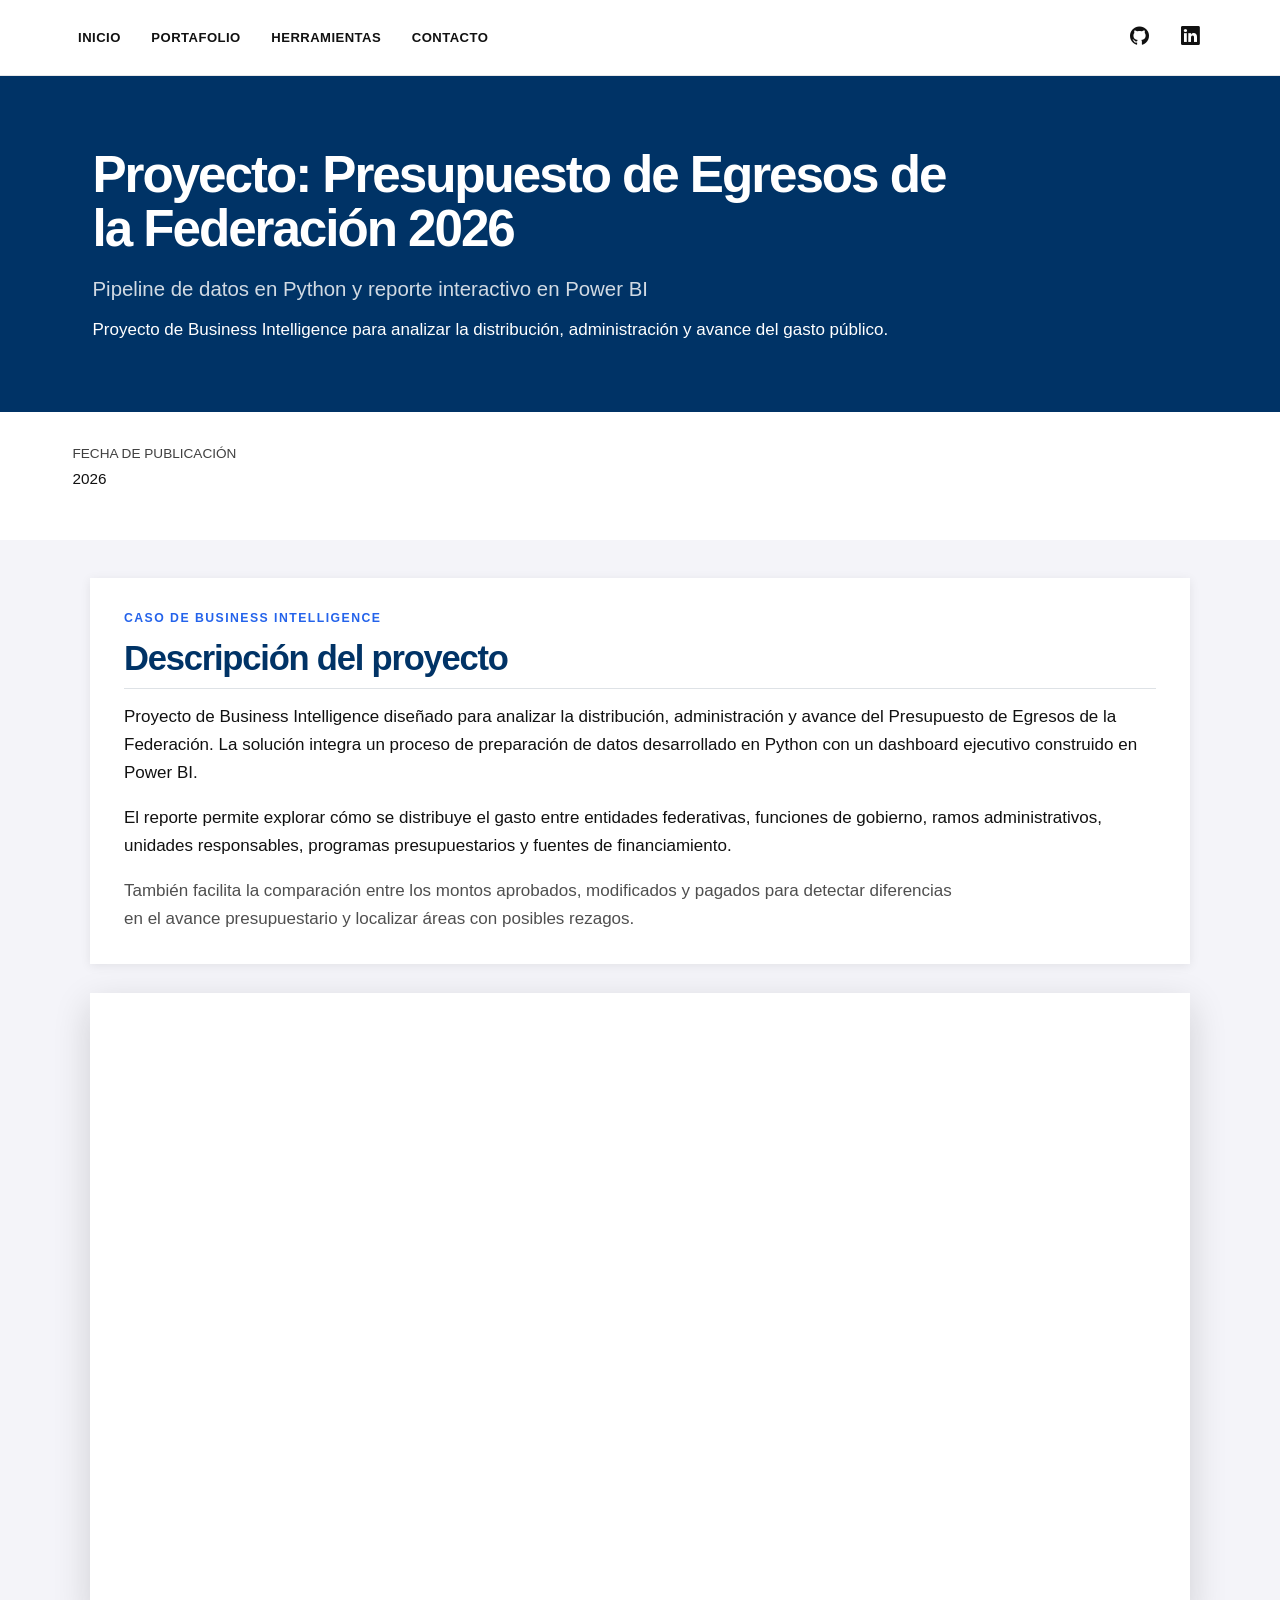
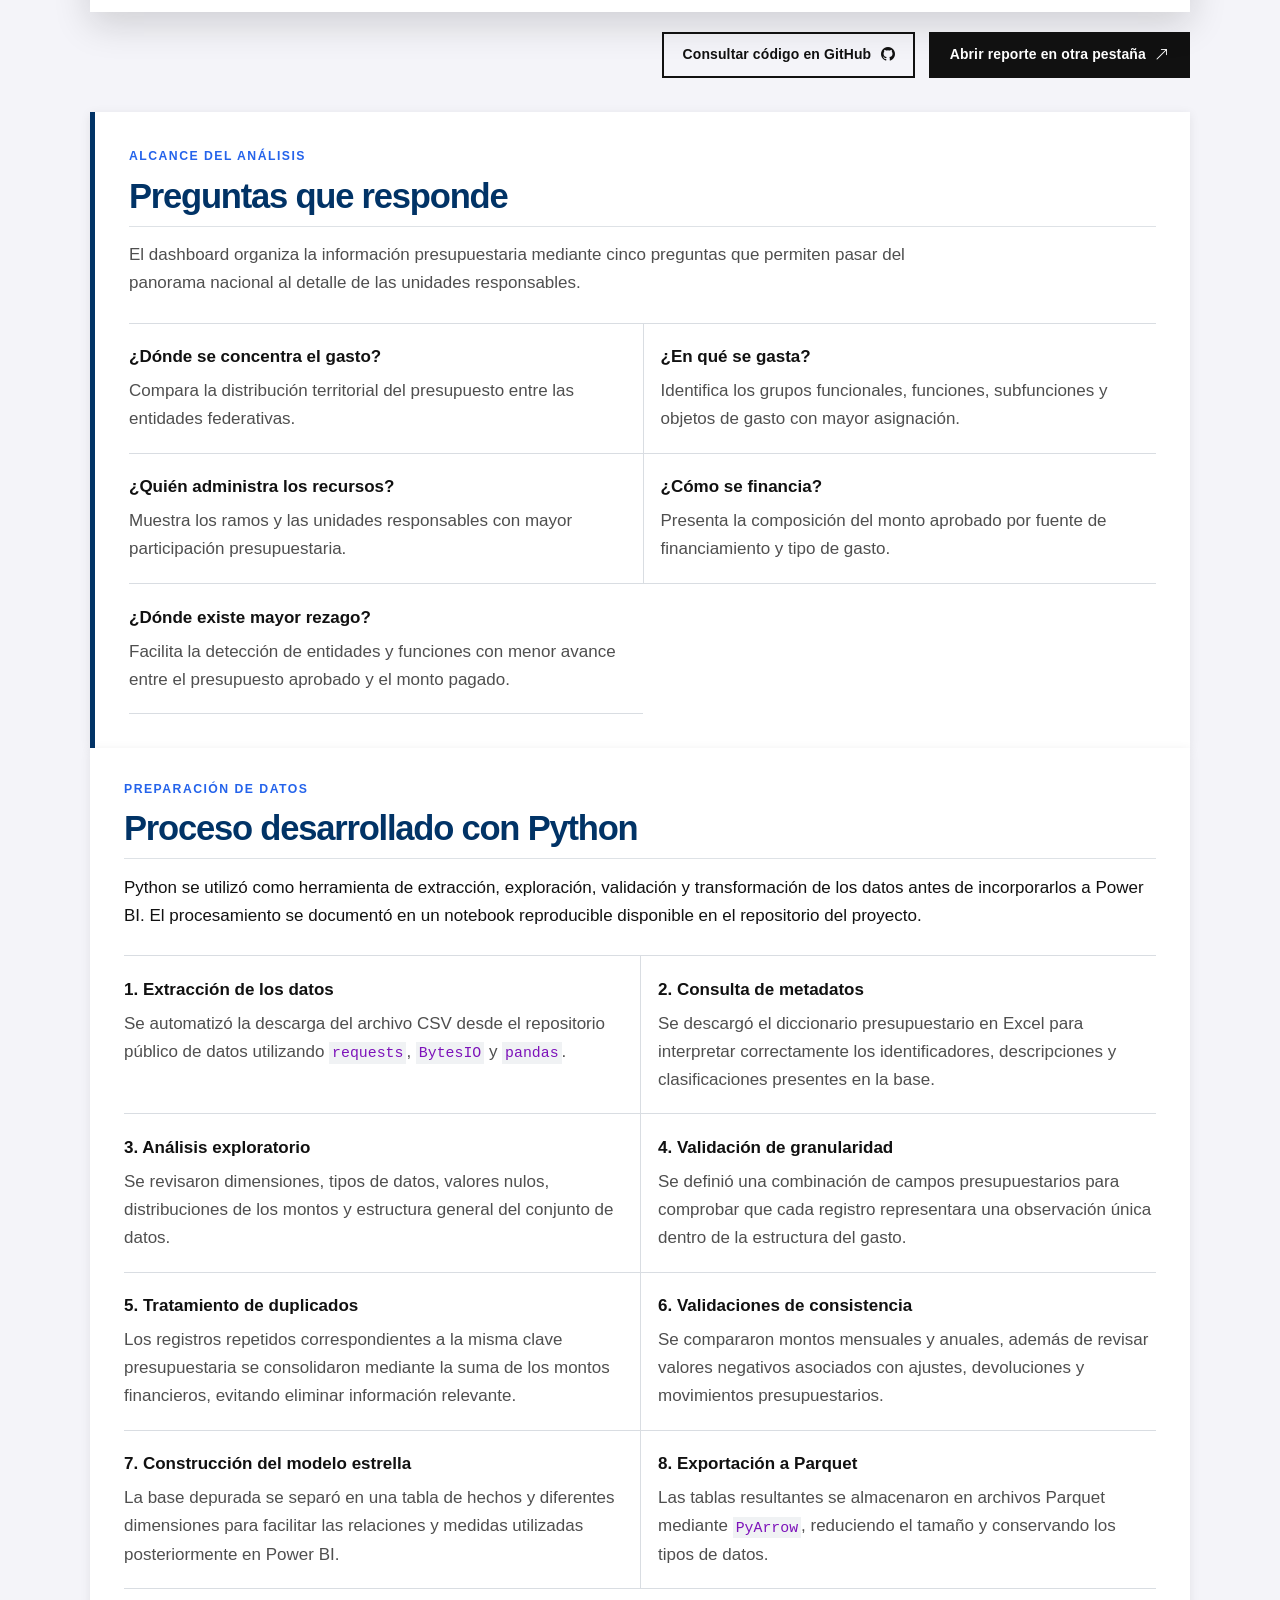
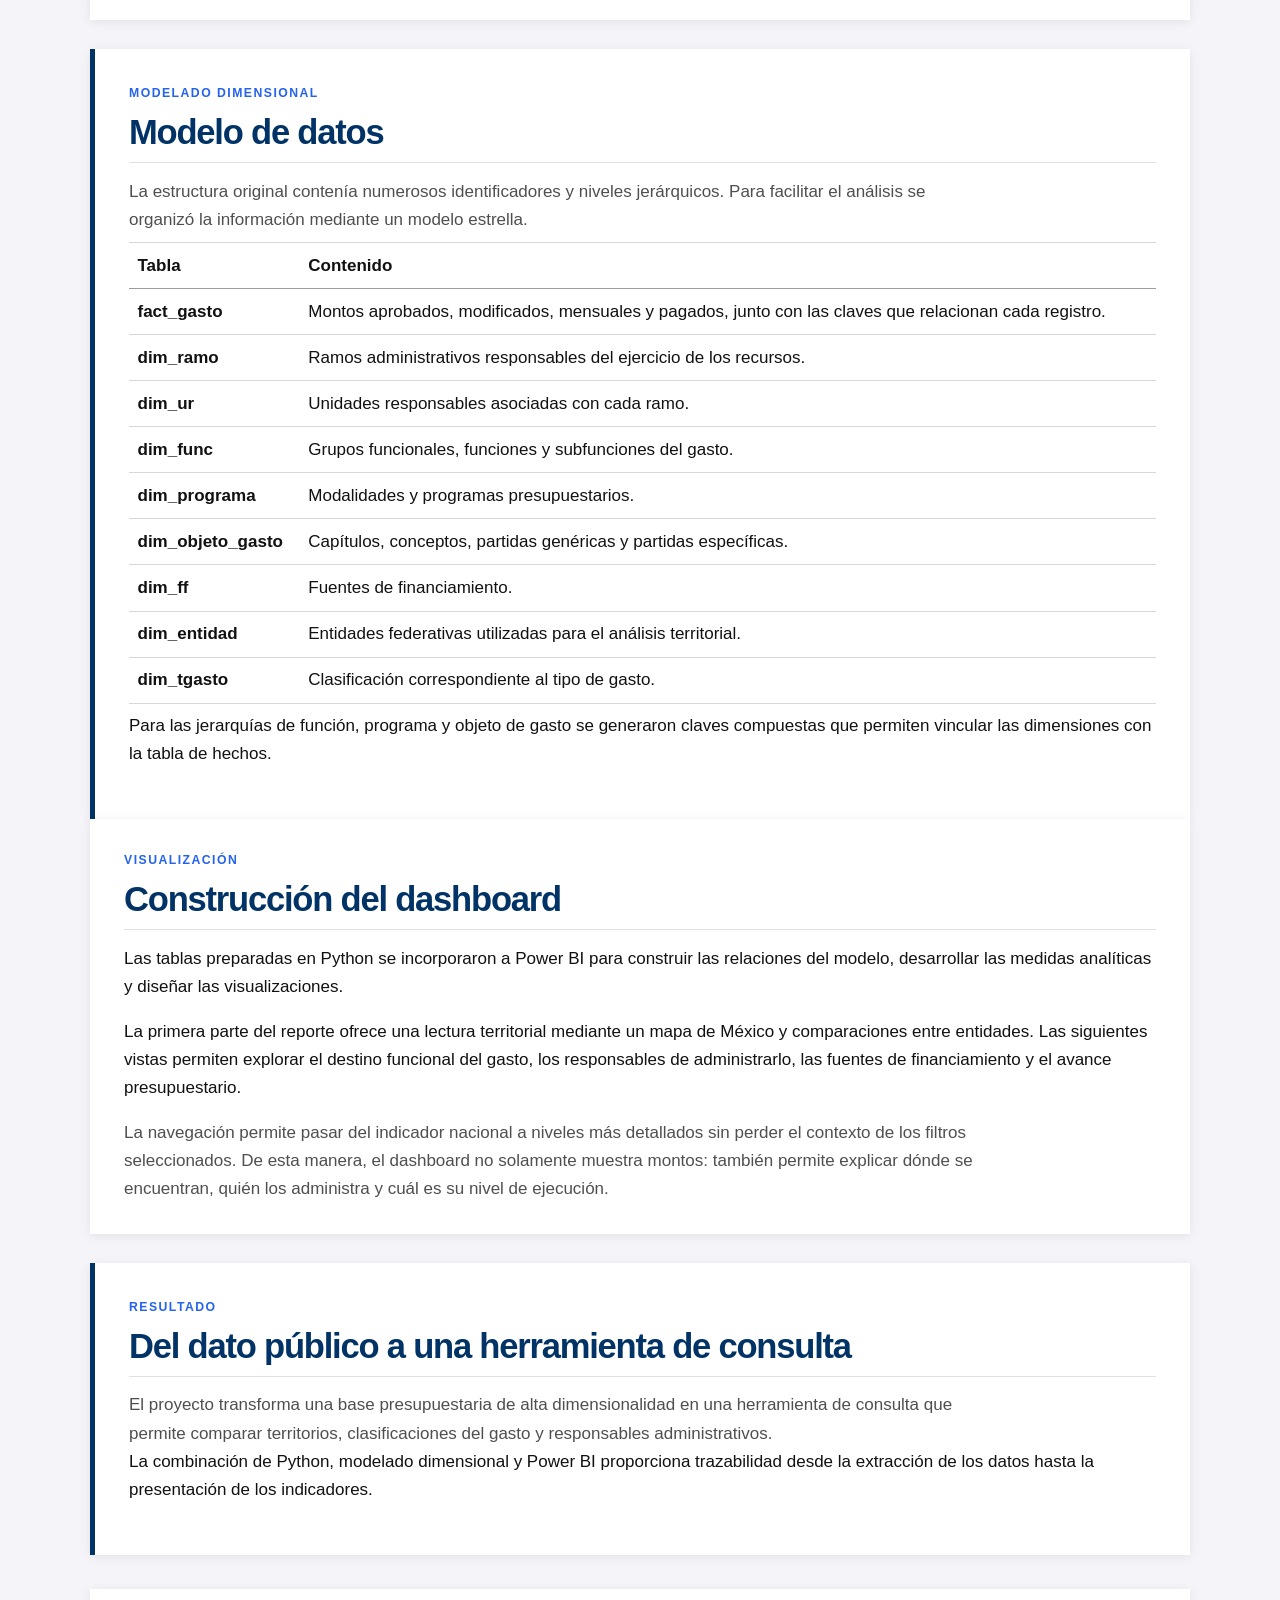
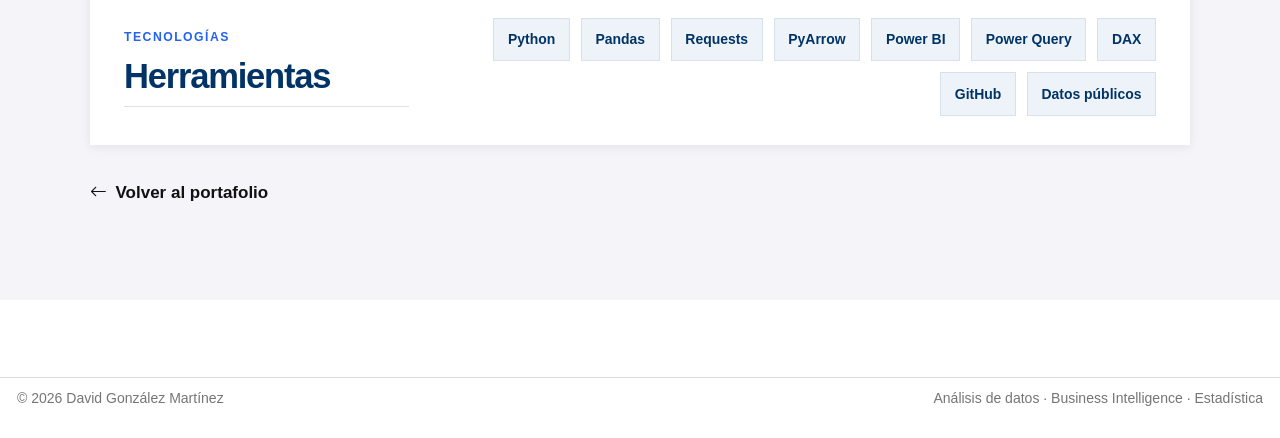
<file: proyectos/pef-2026/index.html>
<!DOCTYPE html>
<html xmlns="http://www.w3.org/1999/xhtml" lang="es" xml:lang="es"><head>

<meta charset="utf-8">
<meta name="generator" content="quarto-1.10.18">

<meta name="viewport" content="width=device-width, initial-scale=1.0, user-scalable=yes">

<meta name="dcterms.date" content="2026-01-01">
<meta name="description" content="Proyecto de Business Intelligence para analizar la distribución, administración y avance del gasto público.">

<title>Proyecto: Presupuesto de Egresos de la Federación 2026 – David González Martínez</title>
<style>
/* Default styles provided by pandoc.
** See https://pandoc.org/MANUAL.html#variables-for-html for config info.
*/
span.smallcaps{font-variant: small-caps;}
div.columns{display: flex; gap: 1.5em;}
div.column{flex: auto;}
@media screen {
div.columns{gap: min(4vw, 1.5em);}
div.column{overflow-x: auto;}
}
div.hanging-indent{margin-left: 1.5em; text-indent: -1.5em;}
ul.task-list{list-style: none;}
ul.task-list li input[type="checkbox"] {
  width: 0.8em;
  margin: 0 0.8em 0.2em -1em; /* quarto-specific, see https://github.com/quarto-dev/quarto-cli/issues/4556 */ 
  vertical-align: middle;
}
</style>


<script src="../../site_libs/quarto-nav/quarto-nav.js"></script>
<link href="../../assets/img/favicon.svg" rel="icon" type="image/svg+xml">
<script src="../../site_libs/clipboard/clipboard.min.js"></script>
<script src="../../site_libs/quarto-html/quarto.js" type="module"></script>
<script src="../../site_libs/quarto-html/tabsets/tabsets.js" type="module"></script>
<script src="../../site_libs/quarto-html/popper.min.js"></script>
<script src="../../site_libs/quarto-html/tippy.umd.min.js"></script>
<script src="../../site_libs/quarto-html/anchor.min.js"></script>
<link href="../../site_libs/quarto-html/tippy.css" rel="stylesheet">
<link href="../../site_libs/quarto-html/quarto-syntax-highlighting-64a204ab8560d761af7679ceaba22944.css" rel="stylesheet" id="quarto-text-highlighting-styles">
<script src="../../site_libs/bootstrap/bootstrap.min.js"></script>
<link href="../../site_libs/bootstrap/bootstrap-icons.css" rel="stylesheet">
<link href="../../site_libs/bootstrap/bootstrap-d75f3f58e1eb44f7e1a0e81b492fc5ed.min.css" rel="stylesheet" append-hash="true" id="quarto-bootstrap" data-mode="light">
<script id="quarto-search-options" type="application/json">{
  "language": {
    "search-no-results-text": "No se han encontrado resultados",
    "search-matching-documents-text": "documentos encontrados",
    "search-copy-link-title": "Copiar el enlace en la búsqueda",
    "search-hide-matches-text": "Ocultar resultados adicionales",
    "search-more-match-text": "resultado adicional en este documento",
    "search-more-matches-text": "resultados adicionales en este documento",
    "search-clear-button-title": "Borrar",
    "search-text-placeholder": "",
    "search-detached-cancel-button-title": "Cancelar",
    "search-submit-button-title": "Enviar",
    "search-label": "Buscar"
  }
}</script>
<style>html{ scroll-behavior: smooth; }</style>
<style>

      .quarto-title-block .quarto-title-banner h1,
      .quarto-title-block .quarto-title-banner h2,
      .quarto-title-block .quarto-title-banner h3,
      .quarto-title-block .quarto-title-banner h4,
      .quarto-title-block .quarto-title-banner h5,
      .quarto-title-block .quarto-title-banner h6
      {
        color: #ffffff;
      }

      .quarto-title-block .quarto-title-banner {
        color: #ffffff;
background: #003366;
      }
</style>


<link rel="stylesheet" href="../../styles.css">
<meta property="og:title" content="Proyecto: Presupuesto de Egresos de la Federación 2026 – David González Martínez">
<meta property="og:description" content="Proyecto de Business Intelligence para analizar la distribución, administración y avance del gasto público.">
<meta property="og:image" content="https://DavidGMtz.github.io/DavidGM.github.io/assets/img/pef-2026.svg">
<meta property="og:site_name" content="David González Martínez">
</head>

<body class="nav-fixed pef-project-page quarto-light">

<div id="quarto-search-results"></div>
  <header id="quarto-header" class="headroom fixed-top quarto-banner">
    <nav class="navbar navbar-expand-lg " data-bs-theme="dark">
      <div class="navbar-container container-fluid">
      <div class="navbar-brand-container mx-auto">
    <a class="navbar-brand" href="../../index.html">
    <span class="navbar-title">David González Martínez</span>
    </a>
  </div>
          <button class="navbar-toggler" type="button" data-bs-toggle="collapse" data-bs-target="#navbarCollapse" aria-controls="navbarCollapse" role="menu" aria-expanded="false" aria-label="Navegación de palanca" onclick="if (window.quartoToggleHeadroom) { window.quartoToggleHeadroom(); }">
  <span class="navbar-toggler-icon"></span>
</button>
          <div class="collapse navbar-collapse" id="navbarCollapse">
            <ul class="navbar-nav navbar-nav-scroll me-auto">
  <li class="nav-item">
    <a class="nav-link" href="../../index.html#inicio"> 
<span class="menu-text">Inicio</span></a>
  </li>  
  <li class="nav-item">
    <a class="nav-link" href="../../index.html#portafolio"> 
<span class="menu-text">Portafolio</span></a>
  </li>  
  <li class="nav-item">
    <a class="nav-link" href="../../index.html#herramientas"> 
<span class="menu-text">Herramientas</span></a>
  </li>  
  <li class="nav-item">
    <a class="nav-link" href="../../index.html#contacto"> 
<span class="menu-text">Contacto</span></a>
  </li>  
</ul>
            <ul class="navbar-nav navbar-nav-scroll ms-auto">
  <li class="nav-item compact">
    <a class="nav-link" href="https://github.com/DavidGMtz"> <i class="bi bi-github" role="img" aria-label="GitHub">
</i> 
<span class="menu-text"></span></a>
  </li>  
  <li class="nav-item compact">
    <a class="nav-link" href="https://www.linkedin.com/in/david-gonzalez-martinez-5729b7272"> <i class="bi bi-linkedin" role="img" aria-label="LinkedIn">
</i> 
<span class="menu-text"></span></a>
  </li>  
</ul>
          </div> <!-- /navcollapse -->
            <div class="quarto-navbar-tools">
</div>
      </div> <!-- /container-fluid -->
    </nav>
</header>
<!-- content -->
<header id="title-block-header" class="quarto-title-block default page-columns page-full">
  <div class="quarto-title-banner page-columns page-full">
    <div class="quarto-title column-page">
      <h1 class="title">Proyecto: Presupuesto de Egresos de la Federación 2026</h1>
            <p class="subtitle lead">Pipeline de datos en Python y reporte interactivo en Power BI</p>
                  <div>
        <div class="description">
          Proyecto de Business Intelligence para analizar la distribución, administración y avance del gasto público.
        </div>
      </div>
                              </div>
  </div>
    
  
  <div class="quarto-title-meta column-page">

      
      <div>
      <div class="quarto-title-meta-heading">Fecha de publicación</div>
      <div class="quarto-title-meta-contents">
        <p class="date">2026</p>
      </div>
    </div>
    
      
    </div>
    
  
  </header><div id="quarto-content" class="quarto-container page-columns page-rows-contents page-layout-full page-navbar">
<!-- sidebar -->
<!-- margin-sidebar -->
    
<!-- main -->
<main class="content quarto-banner-title-block column-page" id="quarto-document-content">





<div class="project-detail">
  <div class="project-detail__container">

    <section class="project-detail__card" aria-labelledby="descripcion-proyecto">
      <p class="project-detail__eyebrow">
        Caso de Business Intelligence
      </p>

      <h2 id="descripcion-proyecto" class="anchored">
        Descripción del proyecto
      </h2>

      <p>
        Proyecto de Business Intelligence diseñado para analizar la distribución,
        administración y avance del Presupuesto de Egresos de la Federación.
        La solución integra un proceso de preparación de datos desarrollado en
        Python con un dashboard ejecutivo construido en Power BI.
      </p>

      <p>
        El reporte permite explorar cómo se distribuye el gasto entre entidades
        federativas, funciones de gobierno, ramos administrativos, unidades
        responsables, programas presupuestarios y fuentes de financiamiento.
      </p>

      <p>
        También facilita la comparación entre los montos aprobados, modificados
        y pagados para detectar diferencias en el avance presupuestario y localizar
        áreas con posibles rezagos.
      </p>
    </section>

    <section class="project-detail__report" aria-label="Reporte interactivo de Power BI">
      <iframe title="Dashboard PEF 2026" src="https://app.powerbi.com/view?r=eyJrIjoiM2I0ODQ1MTctM2M2MS00MDFjLWFjYTUtODQ0YzY0ODVjZjkzIiwidCI6IjVmMjgyOTEwLTE3NmYtNDU5ZC1hYjdkLWI3NDRhYTZlZmMwNyIsImMiOjR9&amp;pageName=9396be8a6b08d1a6c0f3" loading="lazy" allowfullscreen="">
      </iframe>
    </section>

    <div class="project-detail__actions" style="gap: 0.8rem; flex-wrap: wrap;">
      <a class="button-outline" href="https://github.com/DavidGMtz/proyectoBI_PEF" target="_blank" rel="noopener">
        Consultar código en GitHub
        <i class="bi bi-github" aria-hidden="true"></i>
      </a>

      <a class="button-dark" href="https://davidgmtz.github.io/proyectoBI_PEF/" target="_blank" rel="noopener">
        Abrir reporte en otra pestaña
        <i class="bi bi-arrow-up-right" aria-hidden="true"></i>
      </a>
    </div>

    <section class="project-detail__insights" aria-labelledby="preguntas-analisis">
      <p class="project-detail__eyebrow">
        Alcance del análisis
      </p>

      <h2 id="preguntas-analisis" class="anchored">
        Preguntas que responde
      </h2>

      <p class="project-detail__intro">
        El dashboard organiza la información presupuestaria mediante cinco
        preguntas que permiten pasar del panorama nacional al detalle de las
        unidades responsables.
      </p>

      <ul class="project-detail__questions">
        <li>
          <strong>¿Dónde se concentra el gasto?</strong>
          <span>
            Compara la distribución territorial del presupuesto entre
            las entidades federativas.
          </span>
        </li>

        <li>
          <strong>¿En qué se gasta?</strong>
          <span>
            Identifica los grupos funcionales, funciones, subfunciones y
            objetos de gasto con mayor asignación.
          </span>
        </li>

        <li>
          <strong>¿Quién administra los recursos?</strong>
          <span>
            Muestra los ramos y las unidades responsables con mayor
            participación presupuestaria.
          </span>
        </li>

        <li>
          <strong>¿Cómo se financia?</strong>
          <span>
            Presenta la composición del monto aprobado por fuente de
            financiamiento y tipo de gasto.
          </span>
        </li>

        <li>
          <strong>¿Dónde existe mayor rezago?</strong>
          <span>
            Facilita la detección de entidades y funciones con menor avance
            entre el presupuesto aprobado y el monto pagado.
          </span>
        </li>
      </ul>
    </section>

    <section class="project-detail__card" aria-labelledby="proceso-python">
      <p class="project-detail__eyebrow">
        Preparación de datos
      </p>

      <h2 id="proceso-python" class="anchored">
        Proceso desarrollado con Python
      </h2>

      <p>
        Python se utilizó como herramienta de extracción, exploración, validación
        y transformación de los datos antes de incorporarlos a Power BI. El
        procesamiento se documentó en un notebook reproducible disponible en
        el repositorio del proyecto.
      </p>

      <ul class="project-detail__questions">
        <li>
          <strong>1. Extracción de los datos</strong>
          <span>
            Se automatizó la descarga del archivo CSV desde el repositorio
            público de datos utilizando <code>requests</code>,
            <code>BytesIO</code> y <code>pandas</code>.
          </span>
        </li>

        <li>
          <strong>2. Consulta de metadatos</strong>
          <span>
            Se descargó el diccionario presupuestario en Excel para interpretar
            correctamente los identificadores, descripciones y clasificaciones
            presentes en la base.
          </span>
        </li>

        <li>
          <strong>3. Análisis exploratorio</strong>
          <span>
            Se revisaron dimensiones, tipos de datos, valores nulos,
            distribuciones de los montos y estructura general del conjunto
            de datos.
          </span>
        </li>

        <li>
          <strong>4. Validación de granularidad</strong>
          <span>
            Se definió una combinación de campos presupuestarios para comprobar
            que cada registro representara una observación única dentro de la
            estructura del gasto.
          </span>
        </li>

        <li>
          <strong>5. Tratamiento de duplicados</strong>
          <span>
            Los registros repetidos correspondientes a la misma clave
            presupuestaria se consolidaron mediante la suma de los montos
            financieros, evitando eliminar información relevante.
          </span>
        </li>

        <li>
          <strong>6. Validaciones de consistencia</strong>
          <span>
            Se compararon montos mensuales y anuales, además de revisar valores
            negativos asociados con ajustes, devoluciones y movimientos
            presupuestarios.
          </span>
        </li>

        <li>
          <strong>7. Construcción del modelo estrella</strong>
          <span>
            La base depurada se separó en una tabla de hechos y diferentes
            dimensiones para facilitar las relaciones y medidas utilizadas
            posteriormente en Power BI.
          </span>
        </li>

        <li>
          <strong>8. Exportación a Parquet</strong>
          <span>
            Las tablas resultantes se almacenaron en archivos Parquet mediante
            <code>PyArrow</code>, reduciendo el tamaño y conservando los tipos
            de datos.
          </span>
        </li>
      </ul>
    </section>

    <section class="project-detail__insights" aria-labelledby="modelo-datos">
      <p class="project-detail__eyebrow">
        Modelado dimensional
      </p>

      <h2 id="modelo-datos" class="anchored">
        Modelo de datos
      </h2>

      <p class="project-detail__intro">
        La estructura original contenía numerosos identificadores y niveles
        jerárquicos. Para facilitar el análisis se organizó la información
        mediante un modelo estrella.
      </p>

      <div class="table-responsive">
        
<table class="table caption-top">
<thead>
<tr class="header">
<th data-quarto-table-cell-role="th">Tabla</th>
<th data-quarto-table-cell-role="th">Contenido</th>
</tr>
</thead>
<tbody>
<tr class="odd">
<td><strong>fact_gasto</strong></td>
<td>Montos aprobados, modificados, mensuales y pagados, junto con las claves que relacionan cada registro.</td>
</tr>
<tr class="even">
<td><strong>dim_ramo</strong></td>
<td>Ramos administrativos responsables del ejercicio de los recursos.</td>
</tr>
<tr class="odd">
<td><strong>dim_ur</strong></td>
<td>Unidades responsables asociadas con cada ramo.</td>
</tr>
<tr class="even">
<td><strong>dim_func</strong></td>
<td>Grupos funcionales, funciones y subfunciones del gasto.</td>
</tr>
<tr class="odd">
<td><strong>dim_programa</strong></td>
<td>Modalidades y programas presupuestarios.</td>
</tr>
<tr class="even">
<td><strong>dim_objeto_gasto</strong></td>
<td>Capítulos, conceptos, partidas genéricas y partidas específicas.</td>
</tr>
<tr class="odd">
<td><strong>dim_ff</strong></td>
<td>Fuentes de financiamiento.</td>
</tr>
<tr class="even">
<td><strong>dim_entidad</strong></td>
<td>Entidades federativas utilizadas para el análisis territorial.</td>
</tr>
<tr class="odd">
<td><strong>dim_tgasto</strong></td>
<td>Clasificación correspondiente al tipo de gasto.</td>
</tr>
</tbody>
</table>

      </div>

      <p>
        Para las jerarquías de función, programa y objeto de gasto se generaron
        claves compuestas que permiten vincular las dimensiones con la tabla
        de hechos.
      </p>
    </section>

    <section class="project-detail__card" aria-labelledby="construccion-dashboard">
      <p class="project-detail__eyebrow">
        Visualización
      </p>

      <h2 id="construccion-dashboard" class="anchored">
        Construcción del dashboard
      </h2>

      <p>
        Las tablas preparadas en Python se incorporaron a Power BI para
        construir las relaciones del modelo, desarrollar las medidas analíticas
        y diseñar las visualizaciones.
      </p>

      <p>
        La primera parte del reporte ofrece una lectura territorial mediante un
        mapa de México y comparaciones entre entidades. Las siguientes vistas
        permiten explorar el destino funcional del gasto, los responsables de
        administrarlo, las fuentes de financiamiento y el avance presupuestario.
      </p>

      <p>
        La navegación permite pasar del indicador nacional a niveles más
        detallados sin perder el contexto de los filtros seleccionados.
        De esta manera, el dashboard no solamente muestra montos: también
        permite explicar dónde se encuentran, quién los administra y cuál
        es su nivel de ejecución.
      </p>
    </section>

    <section class="project-detail__insights" aria-labelledby="resultado-proyecto">
      <p class="project-detail__eyebrow">
        Resultado
      </p>

      <h2 id="resultado-proyecto" class="anchored">
        Del dato público a una herramienta de consulta
      </h2>

      <p class="project-detail__intro">
        El proyecto transforma una base presupuestaria de alta dimensionalidad
        en una herramienta de consulta que permite comparar territorios,
        clasificaciones del gasto y responsables administrativos.
      </p>

      <p>
        La combinación de Python, modelado dimensional y Power BI proporciona
        trazabilidad desde la extracción de los datos hasta la presentación
        de los indicadores.
      </p>
    </section>

    <section class="project-detail__tools" aria-labelledby="herramientas-proyecto">
      <div>
        <p class="project-detail__eyebrow">
          Tecnologías
        </p>

        <h2 id="herramientas-proyecto" class="anchored">
          Herramientas
        </h2>
      </div>

      <div class="project-detail__tags" aria-label="Herramientas utilizadas">
        <span>Python</span>
        <span>Pandas</span>
        <span>Requests</span>
        <span>PyArrow</span>
        <span>Power BI</span>
        <span>Power Query</span>
        <span>DAX</span>
        <span>GitHub</span>
        <span>Datos públicos</span>
      </div>
    </section>

    <a class="project-detail__back" href="../../#portafolio">
      <i class="bi bi-arrow-left" aria-hidden="true"></i>
      Volver al portafolio
    </a>

  </div>
</div>



</main> <!-- /main -->
<script id="quarto-html-after-body" type="application/javascript">
  window.document.addEventListener("DOMContentLoaded", function (event) {
    const icon = "";
    const anchorJS = new window.AnchorJS();
    anchorJS.options = {
      placement: 'right',
      icon: icon
    };
    anchorJS.add('.anchored');
    const isCodeAnnotation = (el) => {
      for (const clz of el.classList) {
        if (clz.startsWith('code-annotation-')) {                     
          return true;
        }
      }
      return false;
    }
    const onCopySuccess = function(e) {
      // button target
      const button = e.trigger;
      // don't keep focus
      button.blur();
      // flash "checked"
      button.classList.add('code-copy-button-checked');
      var currentTitle = button.getAttribute("title");
      button.setAttribute("title", "Copiado");
      let tooltip;
      if (window.bootstrap) {
        button.setAttribute("data-bs-toggle", "tooltip");
        button.setAttribute("data-bs-placement", "left");
        button.setAttribute("data-bs-title", "Copiado");
        tooltip = new bootstrap.Tooltip(button, 
          { trigger: "manual", 
            customClass: "code-copy-button-tooltip",
            offset: [0, -8]});
        tooltip.show();    
      }
      setTimeout(function() {
        if (tooltip) {
          tooltip.hide();
          button.removeAttribute("data-bs-title");
          button.removeAttribute("data-bs-toggle");
          button.removeAttribute("data-bs-placement");
        }
        button.setAttribute("title", currentTitle);
        button.classList.remove('code-copy-button-checked');
      }, 1000);
      // clear code selection
      e.clearSelection();
    }
    const getTextToCopy = function(trigger) {
      const outerScaffold = trigger.parentElement.cloneNode(true);
      const codeEl = outerScaffold.querySelector('code');
      for (const childEl of codeEl.children) {
        if (isCodeAnnotation(childEl)) {
          childEl.remove();
        }
      }
      return codeEl.innerText;
    }
    const clipboard = new window.ClipboardJS('.code-copy-button:not([data-in-quarto-modal])', {
      text: getTextToCopy
    });
    clipboard.on('success', onCopySuccess);
    if (window.document.getElementById('quarto-embedded-source-code-modal')) {
      const clipboardModal = new window.ClipboardJS('.code-copy-button[data-in-quarto-modal]', {
        text: getTextToCopy,
        container: window.document.getElementById('quarto-embedded-source-code-modal')
      });
      clipboardModal.on('success', onCopySuccess);
    }
      var localhostRegex = new RegExp(/^(?:http|https):\/\/localhost\:?[0-9]*\//);
      var mailtoRegex = new RegExp(/^mailto:/);
        var filterRegex = new RegExp("https:\/\/DavidGMtz\.github\.io\/DavidGM\.github\.io\/");
      var isInternal = (href) => {
          return filterRegex.test(href) || localhostRegex.test(href) || mailtoRegex.test(href);
      }
      // Inspect non-navigation links and adorn them if external
     var links = window.document.querySelectorAll('a[href]:not(.nav-link):not(.navbar-brand):not(.toc-action):not(.sidebar-link):not(.sidebar-item-toggle):not(.pagination-link):not(.no-external):not([aria-hidden]):not(.dropdown-item):not(.quarto-navigation-tool):not(.about-link)');
      for (var i=0; i<links.length; i++) {
        const link = links[i];
        if (!isInternal(link.href)) {
          // undo the damage that might have been done by quarto-nav.js in the case of
          // links that we want to consider external
          if (link.dataset.originalHref !== undefined) {
            link.href = link.dataset.originalHref;
          }
            // target, if specified
            link.setAttribute("target", "_blank");
            if (link.getAttribute("rel") === null) {
              link.setAttribute("rel", "noopener");
            }
        }
      }
    function tippyHover(el, contentFn, onTriggerFn, onUntriggerFn) {
      const config = {
        allowHTML: true,
        maxWidth: 500,
        delay: 100,
        arrow: false,
        appendTo: function(el) {
            return el.parentElement;
        },
        interactive: true,
        interactiveBorder: 10,
        theme: 'quarto',
        placement: 'bottom-start',
      };
      if (contentFn) {
        config.content = contentFn;
      }
      if (onTriggerFn) {
        config.onTrigger = onTriggerFn;
      }
      if (onUntriggerFn) {
        config.onUntrigger = onUntriggerFn;
      }
      window.tippy(el, config); 
    }
    const noterefs = window.document.querySelectorAll('a[role="doc-noteref"]');
    for (var i=0; i<noterefs.length; i++) {
      const ref = noterefs[i];
      tippyHover(ref, function() {
        // use id or data attribute instead here
        let href = ref.getAttribute('data-footnote-href') || ref.getAttribute('href');
        try { href = new URL(href).hash; } catch {}
        const id = href.replace(/^#\/?/, "");
        const note = window.document.getElementById(id);
        if (note) {
          return note.innerHTML;
        } else {
          return "";
        }
      });
    }
    const xrefs = window.document.querySelectorAll('a.quarto-xref');
    const processXRef = (id, note) => {
      // Strip column container classes
      const stripColumnClz = (el) => {
        el.classList.remove("page-full", "page-columns");
        if (el.children) {
          for (const child of el.children) {
            stripColumnClz(child);
          }
        }
      }
      stripColumnClz(note)
      if (id === null || id.startsWith('sec-')) {
        // Special case sections, only their first couple elements
        const container = document.createElement("div");
        if (note.children && note.children.length > 2) {
          container.appendChild(note.children[0].cloneNode(true));
          for (let i = 1; i < note.children.length; i++) {
            const child = note.children[i];
            if (child.tagName === "P" && child.innerText === "") {
              continue;
            } else {
              container.appendChild(child.cloneNode(true));
              break;
            }
          }
          if (window.Quarto?.typesetMath) {
            window.Quarto.typesetMath(container);
          }
          return container.innerHTML
        } else {
          if (window.Quarto?.typesetMath) {
            window.Quarto.typesetMath(note);
          }
          return note.innerHTML;
        }
      } else {
        // Remove any anchor links if they are present
        const anchorLink = note.querySelector('a.anchorjs-link');
        if (anchorLink) {
          anchorLink.remove();
        }
        if (window.Quarto?.typesetMath) {
          window.Quarto.typesetMath(note);
        }
        if (note.classList.contains("callout")) {
          return note.outerHTML;
        } else {
          return note.innerHTML;
        }
      }
    }
    for (var i=0; i<xrefs.length; i++) {
      const xref = xrefs[i];
      tippyHover(xref, undefined, function(instance) {
        instance.disable();
        let url = xref.getAttribute('href');
        let hash = undefined; 
        if (url.startsWith('#')) {
          hash = url;
        } else {
          try { hash = new URL(url).hash; } catch {}
        }
        if (hash) {
          const id = hash.replace(/^#\/?/, "");
          const note = window.document.getElementById(id);
          if (note !== null) {
            try {
              const html = processXRef(id, note.cloneNode(true));
              instance.setContent(html);
            } finally {
              instance.enable();
              instance.show();
            }
          } else {
            // See if we can fetch this
            fetch(url.split('#')[0])
            .then(res => res.text())
            .then(html => {
              const parser = new DOMParser();
              const htmlDoc = parser.parseFromString(html, "text/html");
              const note = htmlDoc.getElementById(id);
              if (note !== null) {
                const html = processXRef(id, note);
                instance.setContent(html);
              } 
            }).finally(() => {
              instance.enable();
              instance.show();
            });
          }
        } else {
          // See if we can fetch a full url (with no hash to target)
          // This is a special case and we should probably do some content thinning / targeting
          fetch(url)
          .then(res => res.text())
          .then(html => {
            const parser = new DOMParser();
            const htmlDoc = parser.parseFromString(html, "text/html");
            const note = htmlDoc.querySelector('main.content');
            if (note !== null) {
              // This should only happen for chapter cross references
              // (since there is no id in the URL)
              // remove the first header
              if (note.children.length > 0 && note.children[0].tagName === "HEADER") {
                note.children[0].remove();
              }
              const html = processXRef(null, note);
              instance.setContent(html);
            } 
          }).finally(() => {
            instance.enable();
            instance.show();
          });
        }
      }, function(instance) {
      });
    }
        let selectedAnnoteEl;
        const selectorForAnnotation = ( cell, annotation) => {
          let cellAttr = 'data-code-cell="' + cell + '"';
          let lineAttr = 'data-code-annotation="' +  annotation + '"';
          const selector = 'span[' + cellAttr + '][' + lineAttr + ']';
          return selector;
        }
        const selectCodeLines = (annoteEl) => {
          const doc = window.document;
          const targetCell = annoteEl.getAttribute("data-target-cell");
          const targetAnnotation = annoteEl.getAttribute("data-target-annotation");
          const annoteSpan = window.document.querySelector(selectorForAnnotation(targetCell, targetAnnotation));
          const lines = annoteSpan.getAttribute("data-code-lines").split(",");
          const lineIds = lines.map((line) => {
            return targetCell + "-" + line;
          })
          let top = null;
          let height = null;
          let parent = null;
          if (lineIds.length > 0) {
              //compute the position of the single el (top and bottom and make a div)
              const el = window.document.getElementById(lineIds[0]);
              top = el.offsetTop;
              height = el.offsetHeight;
              parent = el.parentElement.parentElement;
            if (lineIds.length > 1) {
              const lastEl = window.document.getElementById(lineIds[lineIds.length - 1]);
              const bottom = lastEl.offsetTop + lastEl.offsetHeight;
              height = bottom - top;
            }
            if (top !== null && height !== null && parent !== null) {
              // cook up a div (if necessary) and position it 
              let div = window.document.getElementById("code-annotation-line-highlight");
              if (div === null) {
                div = window.document.createElement("div");
                div.setAttribute("id", "code-annotation-line-highlight");
                div.style.position = 'absolute';
                parent.appendChild(div);
              }
              div.style.top = top - 2 + "px";
              div.style.height = height + 4 + "px";
              div.style.left = 0;
              let gutterDiv = window.document.getElementById("code-annotation-line-highlight-gutter");
              if (gutterDiv === null) {
                gutterDiv = window.document.createElement("div");
                gutterDiv.setAttribute("id", "code-annotation-line-highlight-gutter");
                gutterDiv.style.position = 'absolute';
                const codeCell = window.document.getElementById(targetCell);
                const gutter = codeCell.querySelector('.code-annotation-gutter');
                gutter.appendChild(gutterDiv);
              }
              gutterDiv.style.top = top - 2 + "px";
              gutterDiv.style.height = height + 4 + "px";
            }
            selectedAnnoteEl = annoteEl;
          }
        };
        const unselectCodeLines = () => {
          const elementsIds = ["code-annotation-line-highlight", "code-annotation-line-highlight-gutter"];
          elementsIds.forEach((elId) => {
            const div = window.document.getElementById(elId);
            if (div) {
              div.remove();
            }
          });
          selectedAnnoteEl = undefined;
        };
          // Handle positioning of the toggle
      window.addEventListener(
        "resize",
        throttle(() => {
          elRect = undefined;
          if (selectedAnnoteEl) {
            selectCodeLines(selectedAnnoteEl);
          }
        }, 10)
      );
      function throttle(fn, ms) {
      let throttle = false;
      let timer;
        return (...args) => {
          if(!throttle) { // first call gets through
              fn.apply(this, args);
              throttle = true;
          } else { // all the others get throttled
              if(timer) clearTimeout(timer); // cancel #2
              timer = setTimeout(() => {
                fn.apply(this, args);
                timer = throttle = false;
              }, ms);
          }
        };
      }
        // Attach click handler to the DT
        const annoteDls = window.document.querySelectorAll('dt[data-target-cell]');
        for (const annoteDlNode of annoteDls) {
          annoteDlNode.addEventListener('click', (event) => {
            const clickedEl = event.target;
            if (clickedEl !== selectedAnnoteEl) {
              unselectCodeLines();
              const activeEl = window.document.querySelector('dt[data-target-cell].code-annotation-active');
              if (activeEl) {
                activeEl.classList.remove('code-annotation-active');
              }
              selectCodeLines(clickedEl);
              clickedEl.classList.add('code-annotation-active');
            } else {
              // Unselect the line
              unselectCodeLines();
              clickedEl.classList.remove('code-annotation-active');
            }
          });
        }
    const findCites = (el) => {
      const parentEl = el.parentElement;
      if (parentEl) {
        const cites = parentEl.dataset.cites;
        if (cites) {
          return {
            el,
            cites: cites.split(' ')
          };
        } else {
          return findCites(el.parentElement)
        }
      } else {
        return undefined;
      }
    };
    var bibliorefs = window.document.querySelectorAll('a[role="doc-biblioref"]');
    for (var i=0; i<bibliorefs.length; i++) {
      const ref = bibliorefs[i];
      const citeInfo = findCites(ref);
      if (citeInfo) {
        tippyHover(citeInfo.el, function() {
          var popup = window.document.createElement('div');
          citeInfo.cites.forEach(function(cite) {
            var citeDiv = window.document.createElement('div');
            citeDiv.classList.add('hanging-indent');
            citeDiv.classList.add('csl-entry');
            var biblioDiv = window.document.getElementById('ref-' + cite);
            if (biblioDiv) {
              citeDiv.innerHTML = biblioDiv.innerHTML;
            }
            popup.appendChild(citeDiv);
          });
          return popup.innerHTML;
        });
      }
    }
  });
  </script>
</div> <!-- /content -->
<footer class="footer">
  <div class="nav-footer">
    <div class="nav-footer-left">
<p>© 2026 David González Martínez</p>
</div>   
    <div class="nav-footer-center">
      &nbsp;
    </div>
    <div class="nav-footer-right">
<p>Análisis de datos · Business Intelligence · Estadística</p>
</div>
  </div>
</footer>




<script src="../../site_libs/quarto-html/zenscroll-min.js"></script>
</body></html>
</file>
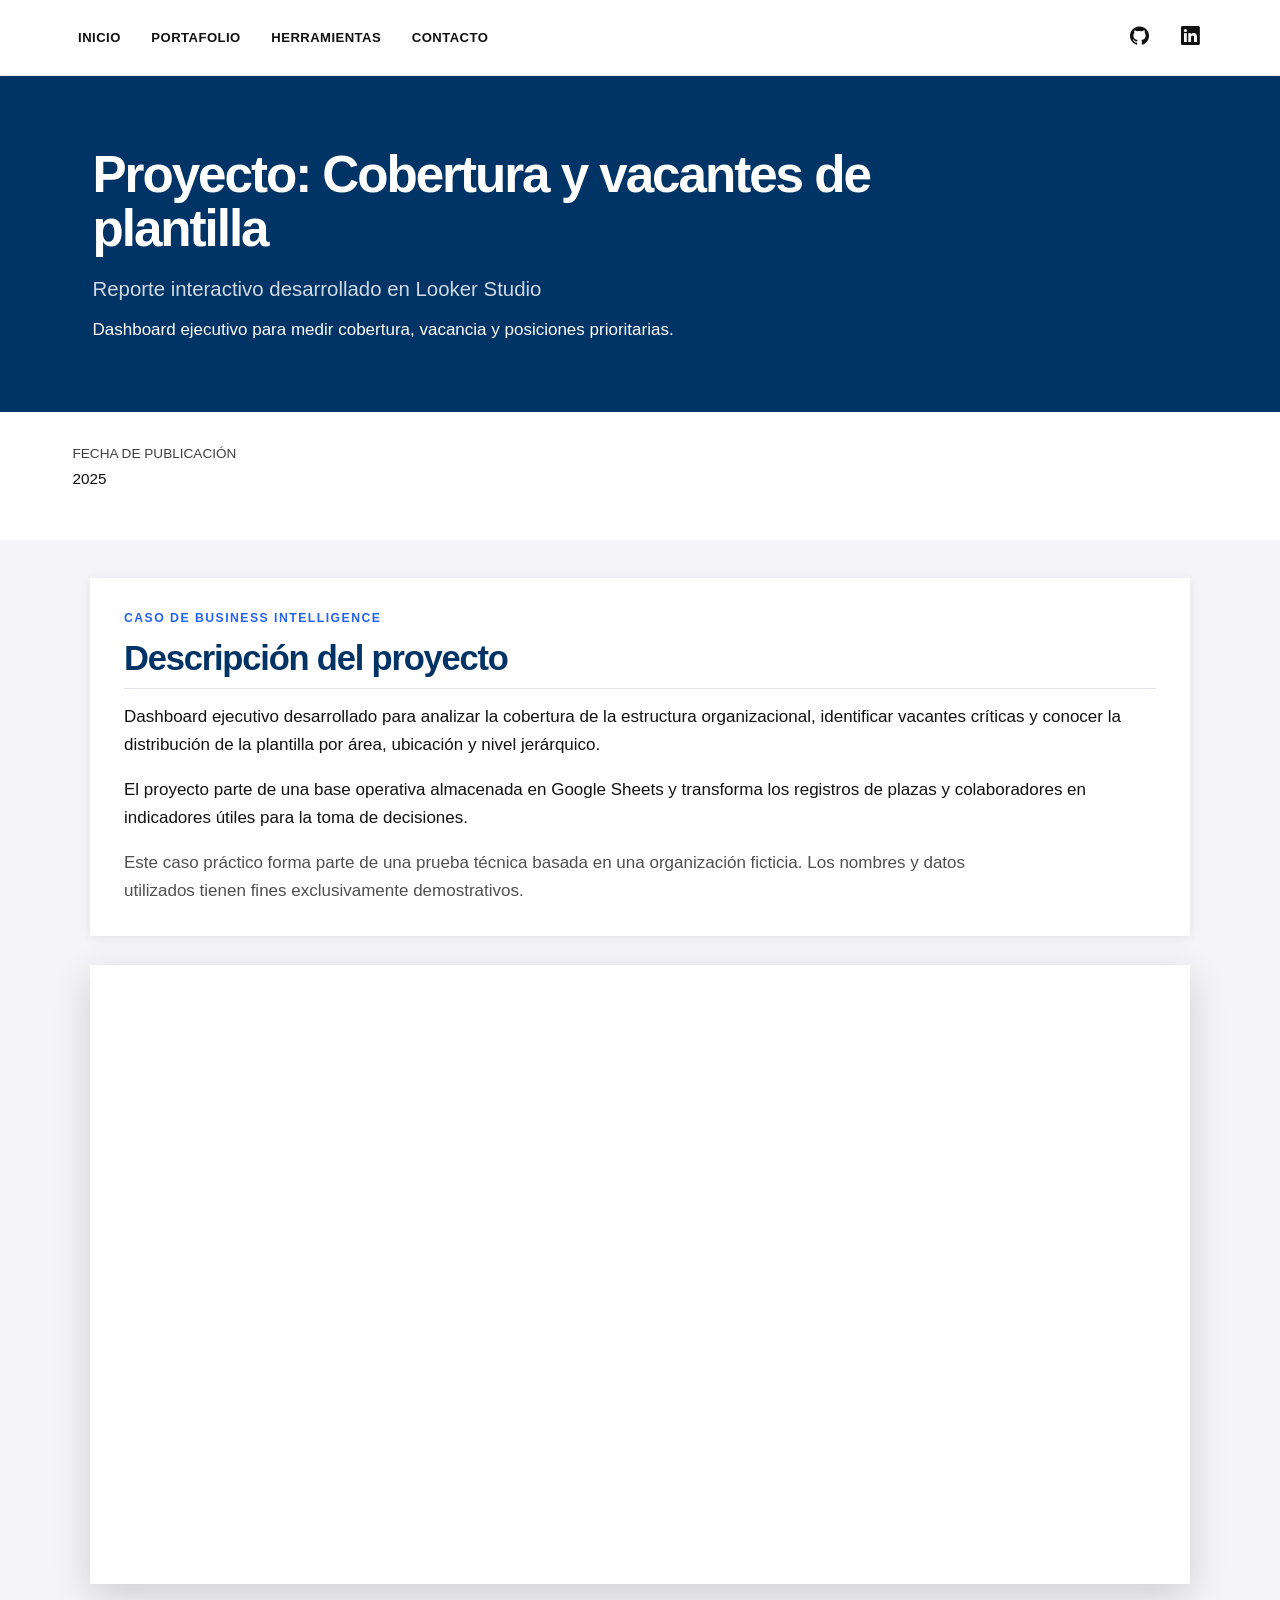
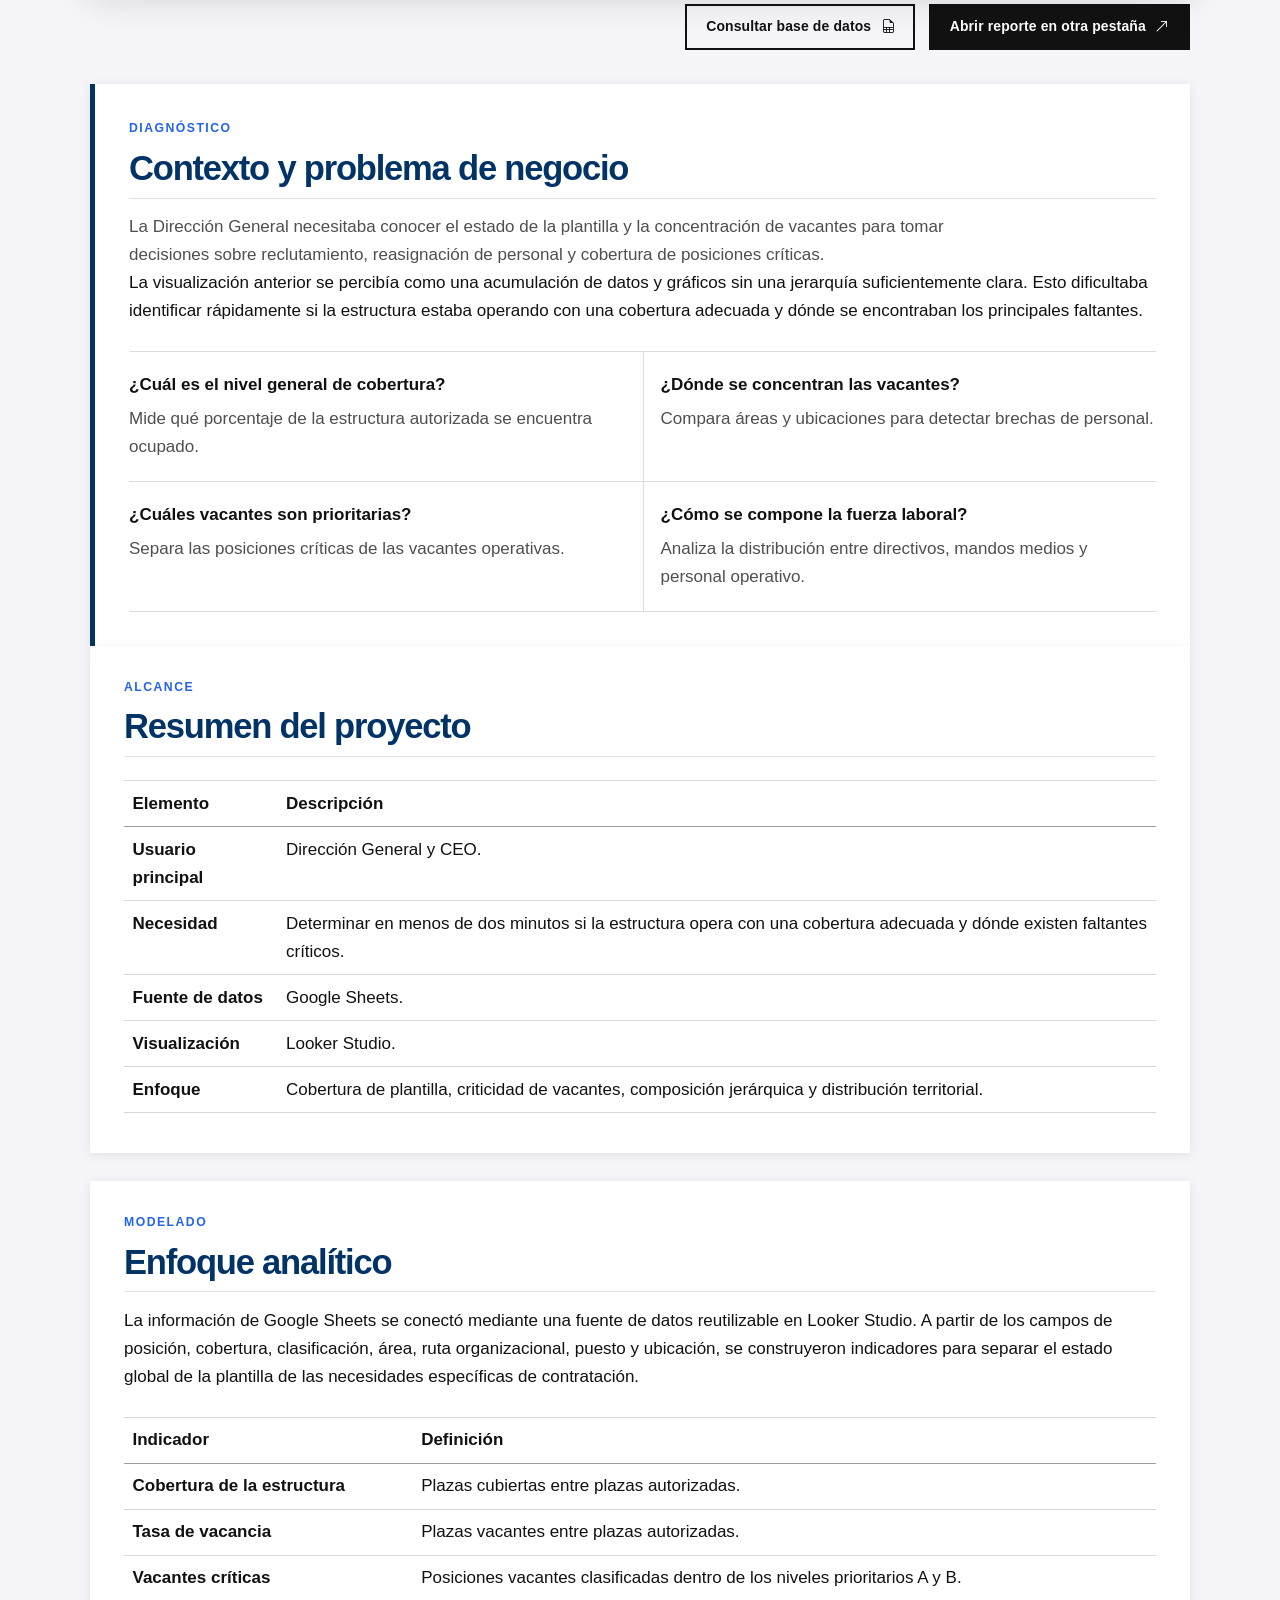
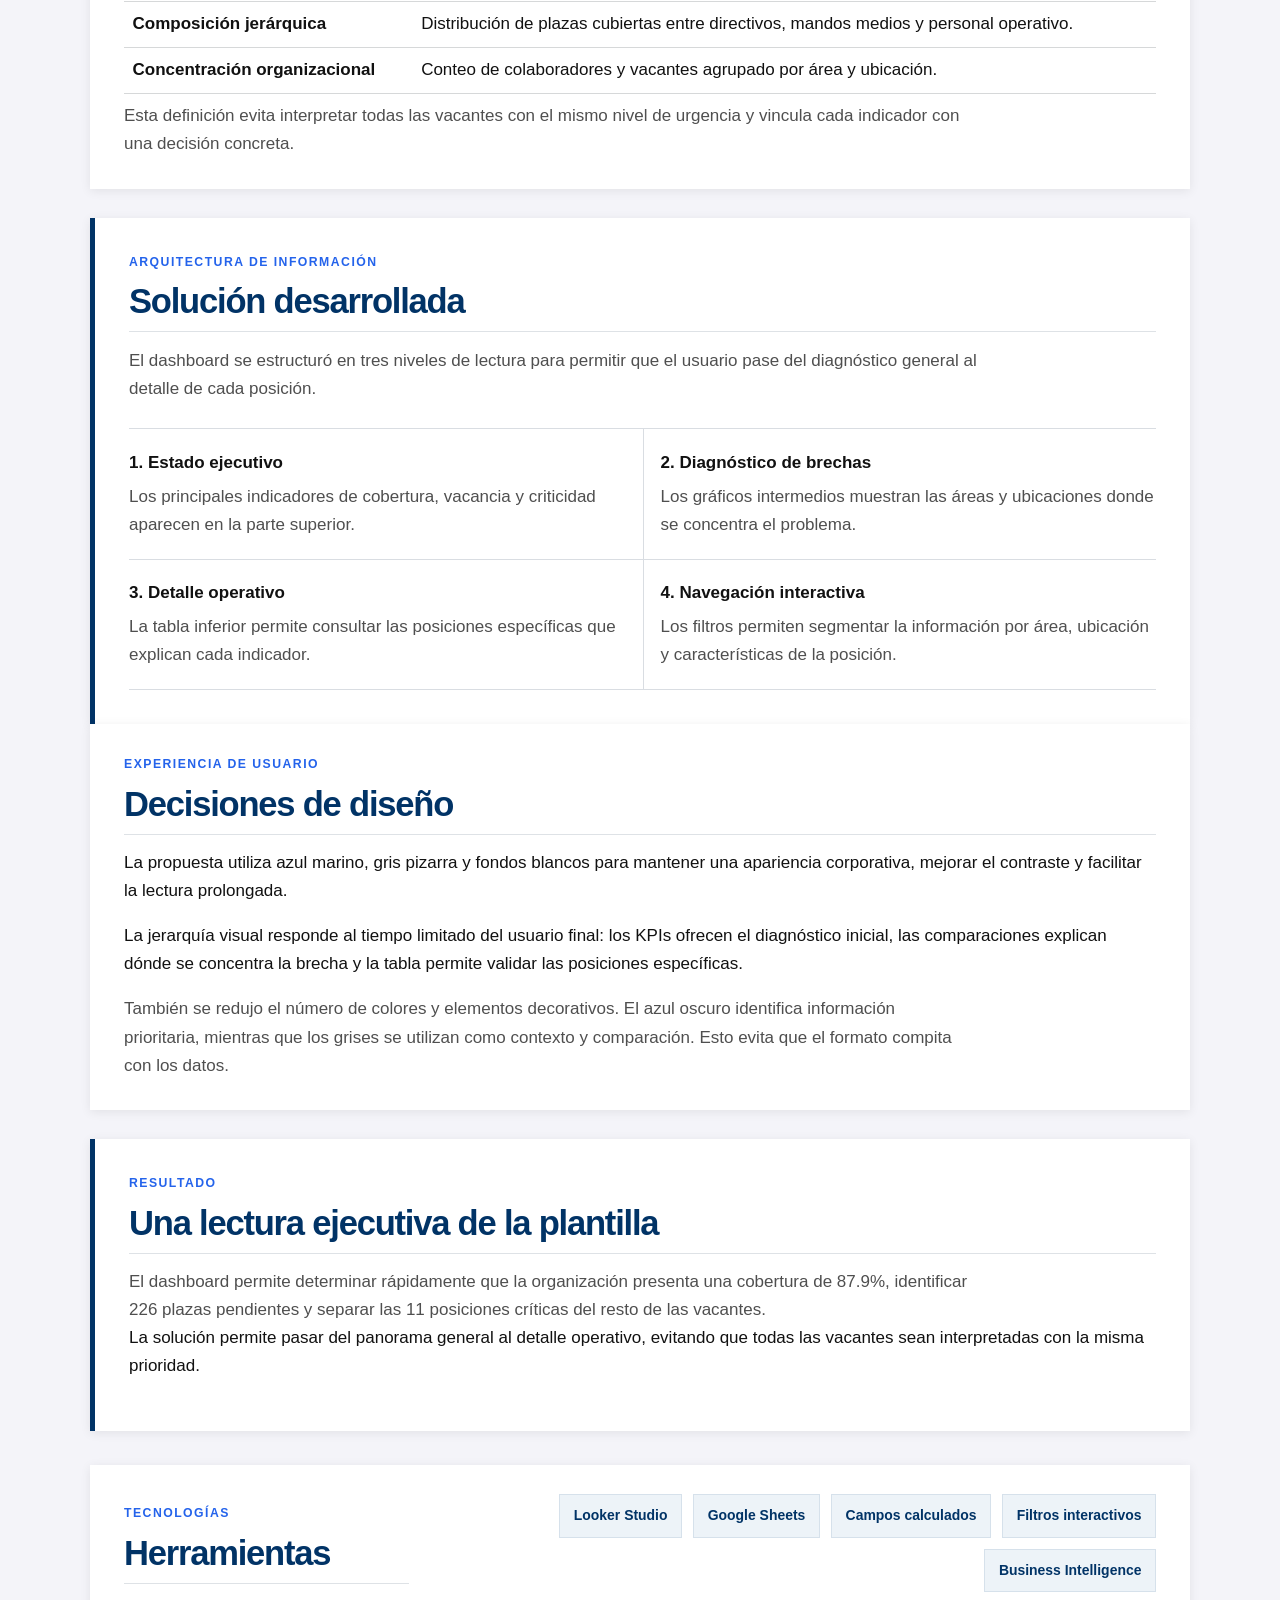
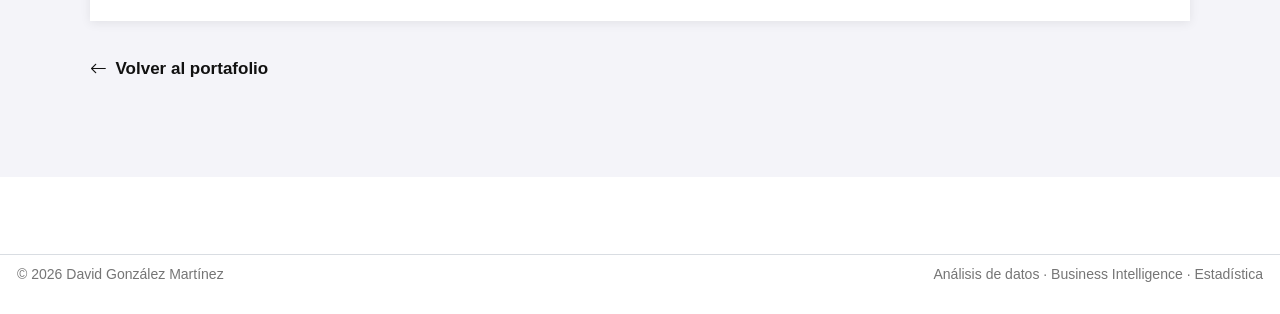
<file: proyectos/vacantes/index.html>
<!DOCTYPE html>
<html xmlns="http://www.w3.org/1999/xhtml" lang="es" xml:lang="es"><head>

<meta charset="utf-8">
<meta name="generator" content="quarto-1.10.18">

<meta name="viewport" content="width=device-width, initial-scale=1.0, user-scalable=yes">

<meta name="dcterms.date" content="2025-01-01">
<meta name="description" content="Dashboard ejecutivo para medir cobertura, vacancia y posiciones prioritarias.">

<title>Proyecto: Cobertura y vacantes de plantilla – David González Martínez</title>
<style>
/* Default styles provided by pandoc.
** See https://pandoc.org/MANUAL.html#variables-for-html for config info.
*/
span.smallcaps{font-variant: small-caps;}
div.columns{display: flex; gap: 1.5em;}
div.column{flex: auto;}
@media screen {
div.columns{gap: min(4vw, 1.5em);}
div.column{overflow-x: auto;}
}
div.hanging-indent{margin-left: 1.5em; text-indent: -1.5em;}
ul.task-list{list-style: none;}
ul.task-list li input[type="checkbox"] {
  width: 0.8em;
  margin: 0 0.8em 0.2em -1em; /* quarto-specific, see https://github.com/quarto-dev/quarto-cli/issues/4556 */ 
  vertical-align: middle;
}
</style>


<script src="../../site_libs/quarto-nav/quarto-nav.js"></script>
<link href="../../assets/img/favicon.svg" rel="icon" type="image/svg+xml">
<script src="../../site_libs/clipboard/clipboard.min.js"></script>
<script src="../../site_libs/quarto-html/quarto.js" type="module"></script>
<script src="../../site_libs/quarto-html/tabsets/tabsets.js" type="module"></script>
<script src="../../site_libs/quarto-html/popper.min.js"></script>
<script src="../../site_libs/quarto-html/tippy.umd.min.js"></script>
<script src="../../site_libs/quarto-html/anchor.min.js"></script>
<link href="../../site_libs/quarto-html/tippy.css" rel="stylesheet">
<link href="../../site_libs/quarto-html/quarto-syntax-highlighting-64a204ab8560d761af7679ceaba22944.css" rel="stylesheet" id="quarto-text-highlighting-styles">
<script src="../../site_libs/bootstrap/bootstrap.min.js"></script>
<link href="../../site_libs/bootstrap/bootstrap-icons.css" rel="stylesheet">
<link href="../../site_libs/bootstrap/bootstrap-d75f3f58e1eb44f7e1a0e81b492fc5ed.min.css" rel="stylesheet" append-hash="true" id="quarto-bootstrap" data-mode="light">
<script id="quarto-search-options" type="application/json">{
  "language": {
    "search-no-results-text": "No se han encontrado resultados",
    "search-matching-documents-text": "documentos encontrados",
    "search-copy-link-title": "Copiar el enlace en la búsqueda",
    "search-hide-matches-text": "Ocultar resultados adicionales",
    "search-more-match-text": "resultado adicional en este documento",
    "search-more-matches-text": "resultados adicionales en este documento",
    "search-clear-button-title": "Borrar",
    "search-text-placeholder": "",
    "search-detached-cancel-button-title": "Cancelar",
    "search-submit-button-title": "Enviar",
    "search-label": "Buscar"
  }
}</script>
<style>html{ scroll-behavior: smooth; }</style>
<style>

      .quarto-title-block .quarto-title-banner h1,
      .quarto-title-block .quarto-title-banner h2,
      .quarto-title-block .quarto-title-banner h3,
      .quarto-title-block .quarto-title-banner h4,
      .quarto-title-block .quarto-title-banner h5,
      .quarto-title-block .quarto-title-banner h6
      {
        color: #ffffff;
      }

      .quarto-title-block .quarto-title-banner {
        color: #ffffff;
background: #003366;
      }
</style>


<link rel="stylesheet" href="../../styles.css">
<meta property="og:title" content="Proyecto: Cobertura y vacantes de plantilla – David González Martínez">
<meta property="og:description" content="Dashboard ejecutivo para medir cobertura, vacancia y posiciones prioritarias.">
<meta property="og:image" content="https://DavidGMtz.github.io/DavidGM.github.io/assets/img/vacantes.svg">
<meta property="og:site_name" content="David González Martínez">
</head>

<body class="nav-fixed pef-project-page vacantes-project-page quarto-light">

<div id="quarto-search-results"></div>
  <header id="quarto-header" class="headroom fixed-top quarto-banner">
    <nav class="navbar navbar-expand-lg " data-bs-theme="dark">
      <div class="navbar-container container-fluid">
      <div class="navbar-brand-container mx-auto">
    <a class="navbar-brand" href="../../index.html">
    <span class="navbar-title">David González Martínez</span>
    </a>
  </div>
          <button class="navbar-toggler" type="button" data-bs-toggle="collapse" data-bs-target="#navbarCollapse" aria-controls="navbarCollapse" role="menu" aria-expanded="false" aria-label="Navegación de palanca" onclick="if (window.quartoToggleHeadroom) { window.quartoToggleHeadroom(); }">
  <span class="navbar-toggler-icon"></span>
</button>
          <div class="collapse navbar-collapse" id="navbarCollapse">
            <ul class="navbar-nav navbar-nav-scroll me-auto">
  <li class="nav-item">
    <a class="nav-link" href="../../index.html#inicio"> 
<span class="menu-text">Inicio</span></a>
  </li>  
  <li class="nav-item">
    <a class="nav-link" href="../../index.html#portafolio"> 
<span class="menu-text">Portafolio</span></a>
  </li>  
  <li class="nav-item">
    <a class="nav-link" href="../../index.html#herramientas"> 
<span class="menu-text">Herramientas</span></a>
  </li>  
  <li class="nav-item">
    <a class="nav-link" href="../../index.html#contacto"> 
<span class="menu-text">Contacto</span></a>
  </li>  
</ul>
            <ul class="navbar-nav navbar-nav-scroll ms-auto">
  <li class="nav-item compact">
    <a class="nav-link" href="https://github.com/DavidGMtz"> <i class="bi bi-github" role="img" aria-label="GitHub">
</i> 
<span class="menu-text"></span></a>
  </li>  
  <li class="nav-item compact">
    <a class="nav-link" href="https://www.linkedin.com/in/david-gonzalez-martinez-5729b7272"> <i class="bi bi-linkedin" role="img" aria-label="LinkedIn">
</i> 
<span class="menu-text"></span></a>
  </li>  
</ul>
          </div> <!-- /navcollapse -->
            <div class="quarto-navbar-tools">
</div>
      </div> <!-- /container-fluid -->
    </nav>
</header>
<!-- content -->
<header id="title-block-header" class="quarto-title-block default page-columns page-full">
  <div class="quarto-title-banner page-columns page-full">
    <div class="quarto-title column-page">
      <h1 class="title">Proyecto: Cobertura y vacantes de plantilla</h1>
            <p class="subtitle lead">Reporte interactivo desarrollado en Looker Studio</p>
                  <div>
        <div class="description">
          Dashboard ejecutivo para medir cobertura, vacancia y posiciones prioritarias.
        </div>
      </div>
                              </div>
  </div>
    
  
  <div class="quarto-title-meta column-page">

      
      <div>
      <div class="quarto-title-meta-heading">Fecha de publicación</div>
      <div class="quarto-title-meta-contents">
        <p class="date">2025</p>
      </div>
    </div>
    
      
    </div>
    
  
  </header><div id="quarto-content" class="quarto-container page-columns page-rows-contents page-layout-full page-navbar">
<!-- sidebar -->
<!-- margin-sidebar -->
    
<!-- main -->
<main class="content quarto-banner-title-block column-page" id="quarto-document-content">





<div class="project-detail">
  <div class="project-detail__container">

    <section class="project-detail__card" aria-labelledby="descripcion-proyecto">
      <p class="project-detail__eyebrow">
        Caso de Business Intelligence
      </p>

      <h2 id="descripcion-proyecto" class="anchored">
        Descripción del proyecto
      </h2>

      <p>
        Dashboard ejecutivo desarrollado para analizar la cobertura de la
        estructura organizacional, identificar vacantes críticas y conocer
        la distribución de la plantilla por área, ubicación y nivel
        jerárquico.
      </p>

      <p>
        El proyecto parte de una base operativa almacenada en Google Sheets
        y transforma los registros de plazas y colaboradores en indicadores
        útiles para la toma de decisiones.
      </p>

      <p>
        Este caso práctico forma parte de una prueba técnica basada en una
        organización ficticia. Los nombres y datos utilizados tienen fines
        exclusivamente demostrativos.
      </p>
    </section>

    <section class="project-detail__report" aria-label="Dashboard interactivo de cobertura y vacantes">
      <iframe title="Dashboard de cobertura y vacantes" src="https://datastudio.google.com/embed/reporting/aaf0ae26-6364-428a-8333-9a3ac996c974/page/z2w4F" loading="lazy" allowfullscreen="" sandbox="allow-storage-access-by-user-activation allow-scripts allow-same-origin allow-forms allow-popups allow-popups-to-escape-sandbox">
      </iframe>
    </section>

    <div class="project-detail__actions" style="gap: 0.8rem; flex-wrap: wrap;">
      <a class="button-outline" href="https://docs.google.com/spreadsheets/d/1mjWQ99Oa--_sCNHzZgePf7TCE1JMvpTF4SafJvT7siE/edit?usp=sharing" target="_blank" rel="noopener">
        Consultar base de datos
        <i class="bi bi-file-earmark-spreadsheet" aria-hidden="true"></i>
      </a>

      <a class="button-dark" href="https://datastudio.google.com/reporting/aaf0ae26-6364-428a-8333-9a3ac996c974" target="_blank" rel="noopener">
        Abrir reporte en otra pestaña
        <i class="bi bi-arrow-up-right" aria-hidden="true"></i>
      </a>
    </div>

    <section class="project-detail__insights" aria-labelledby="problema-negocio">
      <p class="project-detail__eyebrow">
        Diagnóstico
      </p>

      <h2 id="problema-negocio" class="anchored">
        Contexto y problema de negocio
      </h2>

      <p class="project-detail__intro">
        La Dirección General necesitaba conocer el estado de la plantilla
        y la concentración de vacantes para tomar decisiones sobre
        reclutamiento, reasignación de personal y cobertura de posiciones
        críticas.
      </p>

      <p>
        La visualización anterior se percibía como una acumulación de datos
        y gráficos sin una jerarquía suficientemente clara. Esto dificultaba
        identificar rápidamente si la estructura estaba operando con una
        cobertura adecuada y dónde se encontraban los principales faltantes.
      </p>

      <ul class="project-detail__questions">
        <li>
          <strong>¿Cuál es el nivel general de cobertura?</strong>
          <span>
            Mide qué porcentaje de la estructura autorizada se encuentra
            ocupado.
          </span>
        </li>

        <li>
          <strong>¿Dónde se concentran las vacantes?</strong>
          <span>
            Compara áreas y ubicaciones para detectar brechas de personal.
          </span>
        </li>

        <li>
          <strong>¿Cuáles vacantes son prioritarias?</strong>
          <span>
            Separa las posiciones críticas de las vacantes operativas.
          </span>
        </li>

        <li>
          <strong>¿Cómo se compone la fuerza laboral?</strong>
          <span>
            Analiza la distribución entre directivos, mandos medios y
            personal operativo.
          </span>
        </li>
      </ul>
    </section>

    <section class="project-detail__card" aria-labelledby="resumen-proyecto">
      <p class="project-detail__eyebrow">
        Alcance
      </p>

      <h2 id="resumen-proyecto" class="anchored">
        Resumen del proyecto
      </h2>

      <div class="table-responsive">
        
<table class="table caption-top">
<thead>
<tr class="header">
<th data-quarto-table-cell-role="th">Elemento</th>
<th data-quarto-table-cell-role="th">Descripción</th>
</tr>
</thead>
<tbody>
<tr class="odd">
<td><strong>Usuario principal</strong></td>
<td>Dirección General y CEO.</td>
</tr>
<tr class="even">
<td><strong>Necesidad</strong></td>
<td>Determinar en menos de dos minutos si la estructura opera con una cobertura adecuada y dónde existen faltantes críticos.</td>
</tr>
<tr class="odd">
<td><strong>Fuente de datos</strong></td>
<td>Google Sheets.</td>
</tr>
<tr class="even">
<td><strong>Visualización</strong></td>
<td>Looker Studio.</td>
</tr>
<tr class="odd">
<td><strong>Enfoque</strong></td>
<td>Cobertura de plantilla, criticidad de vacantes, composición jerárquica y distribución territorial.</td>
</tr>
</tbody>
</table>

      </div>
    </section>

    <section class="project-detail__card" aria-labelledby="enfoque-analitico">
      <p class="project-detail__eyebrow">
        Modelado
      </p>

      <h2 id="enfoque-analitico" class="anchored">
        Enfoque analítico
      </h2>

      <p>
        La información de Google Sheets se conectó mediante una fuente de
        datos reutilizable en Looker Studio. A partir de los campos de
        posición, cobertura, clasificación, área, ruta organizacional,
        puesto y ubicación, se construyeron indicadores para separar el
        estado global de la plantilla de las necesidades específicas de
        contratación.
      </p>

      <div class="table-responsive">
        
<table class="table caption-top">
<thead>
<tr class="header">
<th data-quarto-table-cell-role="th">Indicador</th>
<th data-quarto-table-cell-role="th">Definición</th>
</tr>
</thead>
<tbody>
<tr class="odd">
<td><strong>Cobertura de la estructura</strong></td>
<td>Plazas cubiertas entre plazas autorizadas.</td>
</tr>
<tr class="even">
<td><strong>Tasa de vacancia</strong></td>
<td>Plazas vacantes entre plazas autorizadas.</td>
</tr>
<tr class="odd">
<td><strong>Vacantes críticas</strong></td>
<td>Posiciones vacantes clasificadas dentro de los niveles prioritarios A y B.</td>
</tr>
<tr class="even">
<td><strong>Composición jerárquica</strong></td>
<td>Distribución de plazas cubiertas entre directivos, mandos medios y personal operativo.</td>
</tr>
<tr class="odd">
<td><strong>Concentración organizacional</strong></td>
<td>Conteo de colaboradores y vacantes agrupado por área y ubicación.</td>
</tr>
</tbody>
</table>

      </div>

      <p>
        Esta definición evita interpretar todas las vacantes con el mismo
        nivel de urgencia y vincula cada indicador con una decisión concreta.
      </p>
    </section>

    <section class="project-detail__insights" aria-labelledby="solucion-desarrollada">
      <p class="project-detail__eyebrow">
        Arquitectura de información
      </p>

      <h2 id="solucion-desarrollada" class="anchored">
        Solución desarrollada
      </h2>

      <p class="project-detail__intro">
        El dashboard se estructuró en tres niveles de lectura para permitir
        que el usuario pase del diagnóstico general al detalle de cada
        posición.
      </p>

      <ul class="project-detail__questions">
        <li>
          <strong>1. Estado ejecutivo</strong>
          <span>
            Los principales indicadores de cobertura, vacancia y criticidad
            aparecen en la parte superior.
          </span>
        </li>

        <li>
          <strong>2. Diagnóstico de brechas</strong>
          <span>
            Los gráficos intermedios muestran las áreas y ubicaciones donde
            se concentra el problema.
          </span>
        </li>

        <li>
          <strong>3. Detalle operativo</strong>
          <span>
            La tabla inferior permite consultar las posiciones específicas
            que explican cada indicador.
          </span>
        </li>

        <li>
          <strong>4. Navegación interactiva</strong>
          <span>
            Los filtros permiten segmentar la información por área,
            ubicación y características de la posición.
          </span>
        </li>
      </ul>
    </section>

    <section class="project-detail__card" aria-labelledby="decisiones-diseno">
      <p class="project-detail__eyebrow">
        Experiencia de usuario
      </p>

      <h2 id="decisiones-diseno" class="anchored">
        Decisiones de diseño
      </h2>

      <p>
        La propuesta utiliza azul marino, gris pizarra y fondos blancos para
        mantener una apariencia corporativa, mejorar el contraste y facilitar
        la lectura prolongada.
      </p>

      <p>
        La jerarquía visual responde al tiempo limitado del usuario final:
        los KPIs ofrecen el diagnóstico inicial, las comparaciones explican
        dónde se concentra la brecha y la tabla permite validar las posiciones
        específicas.
      </p>

      <p>
        También se redujo el número de colores y elementos decorativos.
        El azul oscuro identifica información prioritaria, mientras que los
        grises se utilizan como contexto y comparación. Esto evita que el
        formato compita con los datos.
      </p>
    </section>

    <section class="project-detail__insights" aria-labelledby="resultado-proyecto">
      <p class="project-detail__eyebrow">
        Resultado
      </p>

      <h2 id="resultado-proyecto" class="anchored">
        Una lectura ejecutiva de la plantilla
      </h2>

      <p class="project-detail__intro">
        El dashboard permite determinar rápidamente que la organización
        presenta una cobertura de 87.9%, identificar 226 plazas pendientes
        y separar las 11 posiciones críticas del resto de las vacantes.
      </p>

      <p>
        La solución permite pasar del panorama general al detalle operativo,
        evitando que todas las vacantes sean interpretadas con la misma
        prioridad.
      </p>
    </section>

    <section class="project-detail__tools" aria-labelledby="herramientas-proyecto">
      <div>
        <p class="project-detail__eyebrow">
          Tecnologías
        </p>

        <h2 id="herramientas-proyecto" class="anchored">
          Herramientas
        </h2>
      </div>

      <div class="project-detail__tags" aria-label="Herramientas utilizadas">
        <span>Looker Studio</span>
        <span>Google Sheets</span>
        <span>Campos calculados</span>
        <span>Filtros interactivos</span>
        <span>Business Intelligence</span>
      </div>
    </section>

    <a class="project-detail__back" href="../../#portafolio">
      <i class="bi bi-arrow-left" aria-hidden="true"></i>
      Volver al portafolio
    </a>

  </div>
</div>



</main> <!-- /main -->
<script id="quarto-html-after-body" type="application/javascript">
  window.document.addEventListener("DOMContentLoaded", function (event) {
    const icon = "";
    const anchorJS = new window.AnchorJS();
    anchorJS.options = {
      placement: 'right',
      icon: icon
    };
    anchorJS.add('.anchored');
    const isCodeAnnotation = (el) => {
      for (const clz of el.classList) {
        if (clz.startsWith('code-annotation-')) {                     
          return true;
        }
      }
      return false;
    }
    const onCopySuccess = function(e) {
      // button target
      const button = e.trigger;
      // don't keep focus
      button.blur();
      // flash "checked"
      button.classList.add('code-copy-button-checked');
      var currentTitle = button.getAttribute("title");
      button.setAttribute("title", "Copiado");
      let tooltip;
      if (window.bootstrap) {
        button.setAttribute("data-bs-toggle", "tooltip");
        button.setAttribute("data-bs-placement", "left");
        button.setAttribute("data-bs-title", "Copiado");
        tooltip = new bootstrap.Tooltip(button, 
          { trigger: "manual", 
            customClass: "code-copy-button-tooltip",
            offset: [0, -8]});
        tooltip.show();    
      }
      setTimeout(function() {
        if (tooltip) {
          tooltip.hide();
          button.removeAttribute("data-bs-title");
          button.removeAttribute("data-bs-toggle");
          button.removeAttribute("data-bs-placement");
        }
        button.setAttribute("title", currentTitle);
        button.classList.remove('code-copy-button-checked');
      }, 1000);
      // clear code selection
      e.clearSelection();
    }
    const getTextToCopy = function(trigger) {
      const outerScaffold = trigger.parentElement.cloneNode(true);
      const codeEl = outerScaffold.querySelector('code');
      for (const childEl of codeEl.children) {
        if (isCodeAnnotation(childEl)) {
          childEl.remove();
        }
      }
      return codeEl.innerText;
    }
    const clipboard = new window.ClipboardJS('.code-copy-button:not([data-in-quarto-modal])', {
      text: getTextToCopy
    });
    clipboard.on('success', onCopySuccess);
    if (window.document.getElementById('quarto-embedded-source-code-modal')) {
      const clipboardModal = new window.ClipboardJS('.code-copy-button[data-in-quarto-modal]', {
        text: getTextToCopy,
        container: window.document.getElementById('quarto-embedded-source-code-modal')
      });
      clipboardModal.on('success', onCopySuccess);
    }
      var localhostRegex = new RegExp(/^(?:http|https):\/\/localhost\:?[0-9]*\//);
      var mailtoRegex = new RegExp(/^mailto:/);
        var filterRegex = new RegExp("https:\/\/DavidGMtz\.github\.io\/DavidGM\.github\.io\/");
      var isInternal = (href) => {
          return filterRegex.test(href) || localhostRegex.test(href) || mailtoRegex.test(href);
      }
      // Inspect non-navigation links and adorn them if external
     var links = window.document.querySelectorAll('a[href]:not(.nav-link):not(.navbar-brand):not(.toc-action):not(.sidebar-link):not(.sidebar-item-toggle):not(.pagination-link):not(.no-external):not([aria-hidden]):not(.dropdown-item):not(.quarto-navigation-tool):not(.about-link)');
      for (var i=0; i<links.length; i++) {
        const link = links[i];
        if (!isInternal(link.href)) {
          // undo the damage that might have been done by quarto-nav.js in the case of
          // links that we want to consider external
          if (link.dataset.originalHref !== undefined) {
            link.href = link.dataset.originalHref;
          }
            // target, if specified
            link.setAttribute("target", "_blank");
            if (link.getAttribute("rel") === null) {
              link.setAttribute("rel", "noopener");
            }
        }
      }
    function tippyHover(el, contentFn, onTriggerFn, onUntriggerFn) {
      const config = {
        allowHTML: true,
        maxWidth: 500,
        delay: 100,
        arrow: false,
        appendTo: function(el) {
            return el.parentElement;
        },
        interactive: true,
        interactiveBorder: 10,
        theme: 'quarto',
        placement: 'bottom-start',
      };
      if (contentFn) {
        config.content = contentFn;
      }
      if (onTriggerFn) {
        config.onTrigger = onTriggerFn;
      }
      if (onUntriggerFn) {
        config.onUntrigger = onUntriggerFn;
      }
      window.tippy(el, config); 
    }
    const noterefs = window.document.querySelectorAll('a[role="doc-noteref"]');
    for (var i=0; i<noterefs.length; i++) {
      const ref = noterefs[i];
      tippyHover(ref, function() {
        // use id or data attribute instead here
        let href = ref.getAttribute('data-footnote-href') || ref.getAttribute('href');
        try { href = new URL(href).hash; } catch {}
        const id = href.replace(/^#\/?/, "");
        const note = window.document.getElementById(id);
        if (note) {
          return note.innerHTML;
        } else {
          return "";
        }
      });
    }
    const xrefs = window.document.querySelectorAll('a.quarto-xref');
    const processXRef = (id, note) => {
      // Strip column container classes
      const stripColumnClz = (el) => {
        el.classList.remove("page-full", "page-columns");
        if (el.children) {
          for (const child of el.children) {
            stripColumnClz(child);
          }
        }
      }
      stripColumnClz(note)
      if (id === null || id.startsWith('sec-')) {
        // Special case sections, only their first couple elements
        const container = document.createElement("div");
        if (note.children && note.children.length > 2) {
          container.appendChild(note.children[0].cloneNode(true));
          for (let i = 1; i < note.children.length; i++) {
            const child = note.children[i];
            if (child.tagName === "P" && child.innerText === "") {
              continue;
            } else {
              container.appendChild(child.cloneNode(true));
              break;
            }
          }
          if (window.Quarto?.typesetMath) {
            window.Quarto.typesetMath(container);
          }
          return container.innerHTML
        } else {
          if (window.Quarto?.typesetMath) {
            window.Quarto.typesetMath(note);
          }
          return note.innerHTML;
        }
      } else {
        // Remove any anchor links if they are present
        const anchorLink = note.querySelector('a.anchorjs-link');
        if (anchorLink) {
          anchorLink.remove();
        }
        if (window.Quarto?.typesetMath) {
          window.Quarto.typesetMath(note);
        }
        if (note.classList.contains("callout")) {
          return note.outerHTML;
        } else {
          return note.innerHTML;
        }
      }
    }
    for (var i=0; i<xrefs.length; i++) {
      const xref = xrefs[i];
      tippyHover(xref, undefined, function(instance) {
        instance.disable();
        let url = xref.getAttribute('href');
        let hash = undefined; 
        if (url.startsWith('#')) {
          hash = url;
        } else {
          try { hash = new URL(url).hash; } catch {}
        }
        if (hash) {
          const id = hash.replace(/^#\/?/, "");
          const note = window.document.getElementById(id);
          if (note !== null) {
            try {
              const html = processXRef(id, note.cloneNode(true));
              instance.setContent(html);
            } finally {
              instance.enable();
              instance.show();
            }
          } else {
            // See if we can fetch this
            fetch(url.split('#')[0])
            .then(res => res.text())
            .then(html => {
              const parser = new DOMParser();
              const htmlDoc = parser.parseFromString(html, "text/html");
              const note = htmlDoc.getElementById(id);
              if (note !== null) {
                const html = processXRef(id, note);
                instance.setContent(html);
              } 
            }).finally(() => {
              instance.enable();
              instance.show();
            });
          }
        } else {
          // See if we can fetch a full url (with no hash to target)
          // This is a special case and we should probably do some content thinning / targeting
          fetch(url)
          .then(res => res.text())
          .then(html => {
            const parser = new DOMParser();
            const htmlDoc = parser.parseFromString(html, "text/html");
            const note = htmlDoc.querySelector('main.content');
            if (note !== null) {
              // This should only happen for chapter cross references
              // (since there is no id in the URL)
              // remove the first header
              if (note.children.length > 0 && note.children[0].tagName === "HEADER") {
                note.children[0].remove();
              }
              const html = processXRef(null, note);
              instance.setContent(html);
            } 
          }).finally(() => {
            instance.enable();
            instance.show();
          });
        }
      }, function(instance) {
      });
    }
        let selectedAnnoteEl;
        const selectorForAnnotation = ( cell, annotation) => {
          let cellAttr = 'data-code-cell="' + cell + '"';
          let lineAttr = 'data-code-annotation="' +  annotation + '"';
          const selector = 'span[' + cellAttr + '][' + lineAttr + ']';
          return selector;
        }
        const selectCodeLines = (annoteEl) => {
          const doc = window.document;
          const targetCell = annoteEl.getAttribute("data-target-cell");
          const targetAnnotation = annoteEl.getAttribute("data-target-annotation");
          const annoteSpan = window.document.querySelector(selectorForAnnotation(targetCell, targetAnnotation));
          const lines = annoteSpan.getAttribute("data-code-lines").split(",");
          const lineIds = lines.map((line) => {
            return targetCell + "-" + line;
          })
          let top = null;
          let height = null;
          let parent = null;
          if (lineIds.length > 0) {
              //compute the position of the single el (top and bottom and make a div)
              const el = window.document.getElementById(lineIds[0]);
              top = el.offsetTop;
              height = el.offsetHeight;
              parent = el.parentElement.parentElement;
            if (lineIds.length > 1) {
              const lastEl = window.document.getElementById(lineIds[lineIds.length - 1]);
              const bottom = lastEl.offsetTop + lastEl.offsetHeight;
              height = bottom - top;
            }
            if (top !== null && height !== null && parent !== null) {
              // cook up a div (if necessary) and position it 
              let div = window.document.getElementById("code-annotation-line-highlight");
              if (div === null) {
                div = window.document.createElement("div");
                div.setAttribute("id", "code-annotation-line-highlight");
                div.style.position = 'absolute';
                parent.appendChild(div);
              }
              div.style.top = top - 2 + "px";
              div.style.height = height + 4 + "px";
              div.style.left = 0;
              let gutterDiv = window.document.getElementById("code-annotation-line-highlight-gutter");
              if (gutterDiv === null) {
                gutterDiv = window.document.createElement("div");
                gutterDiv.setAttribute("id", "code-annotation-line-highlight-gutter");
                gutterDiv.style.position = 'absolute';
                const codeCell = window.document.getElementById(targetCell);
                const gutter = codeCell.querySelector('.code-annotation-gutter');
                gutter.appendChild(gutterDiv);
              }
              gutterDiv.style.top = top - 2 + "px";
              gutterDiv.style.height = height + 4 + "px";
            }
            selectedAnnoteEl = annoteEl;
          }
        };
        const unselectCodeLines = () => {
          const elementsIds = ["code-annotation-line-highlight", "code-annotation-line-highlight-gutter"];
          elementsIds.forEach((elId) => {
            const div = window.document.getElementById(elId);
            if (div) {
              div.remove();
            }
          });
          selectedAnnoteEl = undefined;
        };
          // Handle positioning of the toggle
      window.addEventListener(
        "resize",
        throttle(() => {
          elRect = undefined;
          if (selectedAnnoteEl) {
            selectCodeLines(selectedAnnoteEl);
          }
        }, 10)
      );
      function throttle(fn, ms) {
      let throttle = false;
      let timer;
        return (...args) => {
          if(!throttle) { // first call gets through
              fn.apply(this, args);
              throttle = true;
          } else { // all the others get throttled
              if(timer) clearTimeout(timer); // cancel #2
              timer = setTimeout(() => {
                fn.apply(this, args);
                timer = throttle = false;
              }, ms);
          }
        };
      }
        // Attach click handler to the DT
        const annoteDls = window.document.querySelectorAll('dt[data-target-cell]');
        for (const annoteDlNode of annoteDls) {
          annoteDlNode.addEventListener('click', (event) => {
            const clickedEl = event.target;
            if (clickedEl !== selectedAnnoteEl) {
              unselectCodeLines();
              const activeEl = window.document.querySelector('dt[data-target-cell].code-annotation-active');
              if (activeEl) {
                activeEl.classList.remove('code-annotation-active');
              }
              selectCodeLines(clickedEl);
              clickedEl.classList.add('code-annotation-active');
            } else {
              // Unselect the line
              unselectCodeLines();
              clickedEl.classList.remove('code-annotation-active');
            }
          });
        }
    const findCites = (el) => {
      const parentEl = el.parentElement;
      if (parentEl) {
        const cites = parentEl.dataset.cites;
        if (cites) {
          return {
            el,
            cites: cites.split(' ')
          };
        } else {
          return findCites(el.parentElement)
        }
      } else {
        return undefined;
      }
    };
    var bibliorefs = window.document.querySelectorAll('a[role="doc-biblioref"]');
    for (var i=0; i<bibliorefs.length; i++) {
      const ref = bibliorefs[i];
      const citeInfo = findCites(ref);
      if (citeInfo) {
        tippyHover(citeInfo.el, function() {
          var popup = window.document.createElement('div');
          citeInfo.cites.forEach(function(cite) {
            var citeDiv = window.document.createElement('div');
            citeDiv.classList.add('hanging-indent');
            citeDiv.classList.add('csl-entry');
            var biblioDiv = window.document.getElementById('ref-' + cite);
            if (biblioDiv) {
              citeDiv.innerHTML = biblioDiv.innerHTML;
            }
            popup.appendChild(citeDiv);
          });
          return popup.innerHTML;
        });
      }
    }
  });
  </script>
</div> <!-- /content -->
<footer class="footer">
  <div class="nav-footer">
    <div class="nav-footer-left">
<p>© 2026 David González Martínez</p>
</div>   
    <div class="nav-footer-center">
      &nbsp;
    </div>
    <div class="nav-footer-right">
<p>Análisis de datos · Business Intelligence · Estadística</p>
</div>
  </div>
</footer>




<script src="../../site_libs/quarto-html/zenscroll-min.js"></script>
</body></html>
</file>
<file: site_libs/quarto-html/tippy.css>
.tippy-box[data-animation=fade][data-state=hidden]{opacity:0}[data-tippy-root]{max-width:calc(100vw - 10px)}.tippy-box{position:relative;background-color:#333;color:#fff;border-radius:4px;font-size:14px;line-height:1.4;white-space:normal;outline:0;transition-property:transform,visibility,opacity}.tippy-box[data-placement^=top]>.tippy-arrow{bottom:0}.tippy-box[data-placement^=top]>.tippy-arrow:before{bottom:-7px;left:0;border-width:8px 8px 0;border-top-color:initial;transform-origin:center top}.tippy-box[data-placement^=bottom]>.tippy-arrow{top:0}.tippy-box[data-placement^=bottom]>.tippy-arrow:before{top:-7px;left:0;border-width:0 8px 8px;border-bottom-color:initial;transform-origin:center bottom}.tippy-box[data-placement^=left]>.tippy-arrow{right:0}.tippy-box[data-placement^=left]>.tippy-arrow:before{border-width:8px 0 8px 8px;border-left-color:initial;right:-7px;transform-origin:center left}.tippy-box[data-placement^=right]>.tippy-arrow{left:0}.tippy-box[data-placement^=right]>.tippy-arrow:before{left:-7px;border-width:8px 8px 8px 0;border-right-color:initial;transform-origin:center right}.tippy-box[data-inertia][data-state=visible]{transition-timing-function:cubic-bezier(.54,1.5,.38,1.11)}.tippy-arrow{width:16px;height:16px;color:#333}.tippy-arrow:before{content:"";position:absolute;border-color:transparent;border-style:solid}.tippy-content{position:relative;padding:5px 9px;z-index:1}
</file>
<file: site_libs/quarto-html/quarto-syntax-highlighting-64a204ab8560d761af7679ceaba22944.css>
/* quarto syntax highlight colors */
:root {
  --quarto-hl-ot-color: #003B4F;
  --quarto-hl-at-color: #657422;
  --quarto-hl-ss-color: #20794D;
  --quarto-hl-an-color: #5E5E5E;
  --quarto-hl-fu-color: #4758AB;
  --quarto-hl-st-color: #20794D;
  --quarto-hl-cf-color: #003B4F;
  --quarto-hl-op-color: #5E5E5E;
  --quarto-hl-er-color: #AD0000;
  --quarto-hl-bn-color: #AD0000;
  --quarto-hl-al-color: #AD0000;
  --quarto-hl-va-color: #111111;
  --quarto-hl-bu-color: inherit;
  --quarto-hl-ex-color: inherit;
  --quarto-hl-pp-color: #AD0000;
  --quarto-hl-in-color: #5E5E5E;
  --quarto-hl-vs-color: #20794D;
  --quarto-hl-wa-color: #5E5E5E;
  --quarto-hl-do-color: #5E5E5E;
  --quarto-hl-im-color: #00769E;
  --quarto-hl-ch-color: #20794D;
  --quarto-hl-dt-color: #AD0000;
  --quarto-hl-fl-color: #AD0000;
  --quarto-hl-co-color: #5E5E5E;
  --quarto-hl-cv-color: #5E5E5E;
  --quarto-hl-cn-color: #8f5902;
  --quarto-hl-sc-color: #5E5E5E;
  --quarto-hl-dv-color: #AD0000;
  --quarto-hl-kw-color: #003B4F;
}

/* other quarto variables */
:root {
  --quarto-font-monospace: SFMono-Regular, Menlo, Monaco, Consolas, "Liberation Mono", "Courier New", monospace;
}

/* syntax highlight based on Pandoc's rules */
pre > code.sourceCode > span {
  color: #003B4F;
}

code.sourceCode > span {
  color: #003B4F;
}

div.sourceCode,
div.sourceCode pre.sourceCode {
  color: #003B4F;
}

/* Normal */
code span {
  color: #003B4F;
}

/* Alert */
code span.al {
  color: #AD0000;
  font-style: inherit;
}

/* Annotation */
code span.an {
  color: #5E5E5E;
  font-style: inherit;
}

/* Attribute */
code span.at {
  color: #657422;
  font-style: inherit;
}

/* BaseN */
code span.bn {
  color: #AD0000;
  font-style: inherit;
}

/* BuiltIn */
code span.bu {
  font-style: inherit;
}

/* ControlFlow */
code span.cf {
  color: #003B4F;
  font-weight: bold;
  font-style: inherit;
}

/* Char */
code span.ch {
  color: #20794D;
  font-style: inherit;
}

/* Constant */
code span.cn {
  color: #8f5902;
  font-style: inherit;
}

/* Comment */
code span.co {
  color: #5E5E5E;
  font-style: inherit;
}

/* CommentVar */
code span.cv {
  color: #5E5E5E;
  font-style: italic;
}

/* Documentation */
code span.do {
  color: #5E5E5E;
  font-style: italic;
}

/* DataType */
code span.dt {
  color: #AD0000;
  font-style: inherit;
}

/* DecVal */
code span.dv {
  color: #AD0000;
  font-style: inherit;
}

/* Error */
code span.er {
  color: #AD0000;
  font-style: inherit;
}

/* Extension */
code span.ex {
  font-style: inherit;
}

/* Float */
code span.fl {
  color: #AD0000;
  font-style: inherit;
}

/* Function */
code span.fu {
  color: #4758AB;
  font-style: inherit;
}

/* Import */
code span.im {
  color: #00769E;
  font-style: inherit;
}

/* Information */
code span.in {
  color: #5E5E5E;
  font-style: inherit;
}

/* Keyword */
code span.kw {
  color: #003B4F;
  font-weight: bold;
  font-style: inherit;
}

/* Operator */
code span.op {
  color: #5E5E5E;
  font-style: inherit;
}

/* Other */
code span.ot {
  color: #003B4F;
  font-style: inherit;
}

/* Preprocessor */
code span.pp {
  color: #AD0000;
  font-style: inherit;
}

/* SpecialChar */
code span.sc {
  color: #5E5E5E;
  font-style: inherit;
}

/* SpecialString */
code span.ss {
  color: #20794D;
  font-style: inherit;
}

/* String */
code span.st {
  color: #20794D;
  font-style: inherit;
}

/* Variable */
code span.va {
  color: #111111;
  font-style: inherit;
}

/* VerbatimString */
code span.vs {
  color: #20794D;
  font-style: inherit;
}

/* Warning */
code span.wa {
  color: #5E5E5E;
  font-style: italic;
}

.prevent-inlining {
  content: "</";
}

/*# sourceMappingURL=9d8d5bb603a83b8298b89080a598c93b.css.map */
</file>
<file: styles.css>
:root {
  --ink: #111111;
  --ink-soft: #4f4f4f;
  --line: #d9dde2;
  --paper: #ffffff;
  --paper-soft: #f5f6f7;
  --accent: #2463eb;
  --accent-dark: #1748b5;
  --navy: #0a2447;
  --shadow: 0 18px 48px rgba(17, 17, 17, 0.1);
  --shell: 1180px;
}

html {
  scroll-behavior: smooth;
}

body {
  margin: 0;
  color: var(--ink);
  background: var(--paper);
  font-family: "Segoe UI", Arial, Helvetica, sans-serif;
  -webkit-font-smoothing: antialiased;
}

body,
p,
li {
  line-height: 1.65;
}

a {
  text-underline-offset: 0.18em;
}

h1,
h2,
h3 {
  color: var(--ink);
  font-weight: 800;
  letter-spacing: -0.04em;
}

/* Navegación general de Quarto */

.navbar {
  min-height: 76px;
  color: var(--ink);
  background: rgba(255, 255, 255, 0.96) !important;
  border-bottom: 1px solid rgba(17, 17, 17, 0.08);
  box-shadow: none;
  backdrop-filter: blur(14px);
}

.navbar-container {
  width: min(calc(100% - 40px), var(--shell));
  margin: 0 auto;
}

.navbar-brand {
  color: var(--ink) !important;
  font-size: 1.2rem;
  font-weight: 800;
  letter-spacing: -0.035em;
}

.navbar-brand::first-letter {
  color: var(--accent);
}

.navbar .nav-link,
.navbar .navbar-nav-scroll .nav-link,
.navbar #quarto-search.type-overlay .aa-Autocomplete svg.aa-SubmitIcon,
.navbar .quarto-navbar-tools .quarto-navigation-tool {
  color: var(--ink) !important;
}

.navbar .nav-link {
  position: relative;
  padding-right: 0.9rem !important;
  padding-left: 0.9rem !important;
  font-size: 0.77rem;
  font-weight: 750;
  letter-spacing: 0.035em;
  text-transform: uppercase;
}

.navbar .nav-link::after {
  position: absolute;
  right: 0.9rem;
  bottom: 0.45rem;
  left: 0.9rem;
  height: 2px;
  content: "";
  background: var(--accent);
  transform: scaleX(0);
  transform-origin: left;
  transition: transform 0.2s ease;
}

.navbar .nav-link:hover::after,
.navbar .nav-link.active::after {
  transform: scaleX(1);
}

.navbar-toggler {
  color: var(--ink);
  border-color: var(--line);
}

/* Portada de una sola página */

.portfolio-page {
  width: 100vw;
  margin-left: calc(50% - 50vw);
  overflow: hidden;
  background: var(--paper);
}

.site-shell {
  width: min(calc(100% - 40px), var(--shell));
  margin: 0 auto;
}

.landing-hero,
.positioning-section,
.portfolio-section,
.capabilities-section,
.contact-section {
  scroll-margin-top: 84px;
}

.landing-hero {
  display: flex;
  align-items: center;
  min-height: 750px;
  padding: 72px 0 82px;
  background: var(--paper);
}

.landing-hero__grid {
  display: grid;
  grid-template-columns: minmax(0, 0.78fr) minmax(480px, 1.22fr);
  gap: clamp(2.5rem, 7vw, 7rem);
  align-items: center;
}

.landing-hero__copy {
  max-width: 520px;
}

.eyebrow,
.section-index,
.project-number {
  margin: 0;
  color: var(--accent);
  font-size: 0.71rem;
  font-weight: 800;
  letter-spacing: 0.13em;
  line-height: 1.4;
  text-transform: uppercase;
}

.landing-hero h1 {
  margin: 1.2rem 0 0;
  font-size: clamp(3.2rem, 6.2vw, 5.75rem);
  font-weight: 400;
  line-height: 0.98;
}

.landing-hero h1 strong {
  font-weight: 850;
}

.landing-hero__role {
  margin: 1.4rem 0 0;
  color: var(--ink);
  font-size: clamp(1.45rem, 2.4vw, 2.1rem);
  font-weight: 350;
  line-height: 1.25;
  letter-spacing: -0.025em;
}

.landing-hero__description {
  max-width: 500px;
  margin: 1.25rem 0 0;
  color: var(--ink-soft);
  font-size: 1.02rem;
}

.landing-hero__actions,
.contact-links {
  display: flex;
  flex-wrap: wrap;
  gap: 0.8rem;
  align-items: center;
  margin-top: 1.7rem;
}

.button-dark,
.button-outline,
.button-text {
  display: inline-flex;
  gap: 0.55rem;
  align-items: center;
  justify-content: center;
  min-height: 46px;
  padding: 0.72rem 1.1rem;
  border: 2px solid var(--ink);
  border-radius: 0;
  font-size: 0.82rem;
  font-weight: 800;
  letter-spacing: 0.01em;
  line-height: 1;
  text-decoration: none;
  transition: color 0.2s ease, background-color 0.2s ease, transform 0.2s ease;
}

.button-dark {
  color: var(--paper);
  background: var(--ink);
}

.button-dark:hover {
  color: var(--paper);
  background: var(--accent);
  border-color: var(--accent);
  text-decoration: none;
  transform: translateY(-2px);
}

.button-outline {
  color: var(--ink);
  background: transparent;
}

.button-outline:hover {
  color: var(--paper);
  background: var(--ink);
  text-decoration: none;
}

.button-text {
  min-height: auto;
  padding-right: 0.1rem;
  padding-left: 0.1rem;
  color: var(--ink);
  background: transparent;
  border-color: transparent;
}

.button-text:hover {
  color: var(--accent);
  text-decoration: none;
}

.button-disabled {
  cursor: default;
  opacity: 0.45;
}

.landing-hero__social {
  display: flex;
  gap: 1.1rem;
  margin-top: 3rem;
}

.landing-hero__social a {
  color: var(--ink);
  font-size: 1.1rem;
  transition: color 0.2s ease, transform 0.2s ease;
}

.landing-hero__social a:hover {
  color: var(--accent);
  transform: translateY(-2px);
}

.landing-hero__visual {
  position: relative;
}

.landing-hero__visual::before {
  position: absolute;
  z-index: 0;
  top: 8%;
  right: -4%;
  width: 72%;
  height: 72%;
  content: "";
  background: var(--paper-soft);
}

.landing-hero__visual img {
  position: relative;
  z-index: 1;
  display: block;
  width: 100%;
  margin: 0;
}

.landing-hero__visual--placeholder::before {
  display: none;
}

/* Posicionamiento */

.positioning-section {
  padding: 92px 0;
  border-top: 1px solid var(--line);
  border-bottom: 1px solid var(--line);
}

.positioning-grid {
  display: grid;
  grid-template-columns: minmax(180px, 0.38fr) minmax(0, 1fr);
  gap: clamp(2rem, 8vw, 8rem);
  align-items: start;
}

.positioning-grid h2 {
  max-width: 800px;
  margin: -0.18em 0 1.25rem;
  font-size: clamp(1.95rem, 3.5vw, 3.25rem);
  line-height: 1.02;
}

.positioning-grid > div > p {
  max-width: 690px;
  margin: 0;
  color: var(--ink-soft);
  font-size: 1.08rem;
}

/* Portafolio */

.portfolio-section {
  padding: 105px 0 40px;
}

.portfolio-heading {
  display: grid;
  grid-template-columns: minmax(0, 1.1fr) minmax(280px, 0.55fr);
  gap: 3rem;
  align-items: end;
  margin-bottom: 78px;
}

.portfolio-heading h2 {
  margin: 0.45rem 0 0;
  font-size: clamp(4rem, 10vw, 8.5rem);
  line-height: 0.9;
}

.portfolio-heading > p {
  margin: 0 0 0.5rem;
  color: var(--ink-soft);
}

.project-showcase {
  display: grid;
  grid-template-columns: minmax(300px, 0.72fr) minmax(0, 1.28fr);
  gap: clamp(3rem, 8vw, 7.5rem);
  align-items: center;
  min-height: 570px;
  padding: 82px 0;
  border-top: 1px solid var(--line);
  scroll-margin-top: 86px;
}

.project-showcase--media-first {
  grid-template-columns: minmax(0, 1.28fr) minmax(300px, 0.72fr);
}

.project-showcase__copy {
  max-width: 480px;
}

.project-showcase h3 {
  margin: 0.9rem 0 1.2rem;
  font-size: clamp(1.85rem, 3.2vw, 3.15rem);
  line-height: 1.03;
}

.project-lead {
  margin: 0;
  color: var(--ink-soft);
  font-size: 1.05rem;
}

.project-details {
  margin: 1.8rem 0 1.9rem;
}

.project-details > div {
  display: grid;
  grid-template-columns: 92px minmax(0, 1fr);
  gap: 1rem;
  padding: 0.78rem 0;
  border-top: 1px solid var(--line);
}

.project-details > div:last-child {
  border-bottom: 1px solid var(--line);
}

.project-details dt {
  color: var(--ink);
  font-size: 0.78rem;
  font-weight: 800;
  text-transform: uppercase;
}

.project-details dd {
  margin: 0;
  color: var(--ink-soft);
  font-size: 0.92rem;
}

.project-showcase__media {
  position: relative;
  display: block;
  overflow: hidden;
  color: var(--paper);
  background: var(--paper-soft);
  box-shadow: var(--shadow);
  text-decoration: none;
}

.project-showcase__media img {
  display: block;
  width: 100%;
  margin: 0;
  aspect-ratio: 16 / 9;
  object-fit: cover;
  transition: transform 0.45s ease;
}

.project-showcase:hover .project-showcase__media img,
.project-showcase__media:focus-visible img {
  transform: scale(1.025);
}

.project-showcase__overlay {
  position: absolute;
  z-index: 2;
  inset: 0;
  display: flex;
  align-items: center;
  justify-content: center;
  color: var(--paper);
  background: rgba(10, 36, 71, 0.78);
  opacity: 0;
  transition: opacity 0.25s ease;
}

.project-showcase__overlay > span {
  display: inline-flex;
  gap: 0.55rem;
  align-items: center;
  padding-bottom: 0.35rem;
  border-bottom: 2px solid currentColor;
  font-size: 0.86rem;
  font-weight: 800;
  letter-spacing: 0.02em;
}

.project-showcase__media:hover,
.project-showcase__media:focus-visible {
  color: var(--paper);
  text-decoration: none;
}

.project-showcase__media:hover .project-showcase__overlay,
.project-showcase__media:focus-visible .project-showcase__overlay {
  opacity: 1;
}

/* Herramientas */

.capabilities-section {
  padding: 105px 0;
  color: var(--paper);
  background: var(--ink);
}

.capabilities-section h2,
.capabilities-section h3 {
  color: var(--paper);
}

.section-heading-row {
  display: grid;
  grid-template-columns: minmax(180px, 0.42fr) minmax(0, 1fr);
  gap: clamp(2rem, 8vw, 8rem);
  align-items: start;
}

.section-heading-row h2 {
  max-width: 760px;
  margin: -0.2em 0 0;
  font-size: clamp(2rem, 3.6vw, 3.4rem);
  line-height: 1.02;
}

.capabilities-grid {
  display: grid;
  grid-template-columns: repeat(3, minmax(0, 1fr));
  gap: 0;
  margin-top: 72px;
  border-top: 1px solid rgba(255, 255, 255, 0.25);
}

.capability {
  min-height: 210px;
  padding: 2rem 2rem 1rem;
  border-right: 1px solid rgba(255, 255, 255, 0.25);
}

.capability:first-child {
  padding-left: 0;
}

.capability:last-child {
  padding-right: 0;
  border-right: 0;
}

.capability > span {
  color: var(--accent);
  font-size: 0.75rem;
  font-weight: 800;
}

.capability h3 {
  margin: 2.2rem 0 0.6rem;
  font-size: 1.45rem;
}

.capability p {
  max-width: 290px;
  margin: 0;
  color: rgba(255, 255, 255, 0.7);
}

.tools-grid {
  display: grid;
  grid-template-columns: repeat(6, minmax(0, 1fr));
  margin-top: 64px;
  border-top: 1px solid rgba(255, 255, 255, 0.25);
  border-left: 1px solid rgba(255, 255, 255, 0.25);
}

.tool-card {
  grid-column: span 2;
  min-height: 285px;
  padding: 1.8rem;
  border-right: 1px solid rgba(255, 255, 255, 0.25);
  border-bottom: 1px solid rgba(255, 255, 255, 0.25);
  transition: background-color 0.2s ease;
}

.tool-card:nth-last-child(-n + 2) {
  grid-column: span 3;
}

.tool-card:hover {
  background: rgba(255, 255, 255, 0.06);
}

.tool-card__logo {
  display: flex;
  align-items: center;
  height: 64px;
  margin-bottom: 1.35rem;
}

.tool-card__logo img {
  display: block;
  width: auto;
  max-width: 62px;
  height: 54px;
  margin: 0;
  object-fit: contain;
}

.tool-card__logo--generic i {
  color: var(--accent);
  font-size: 2.8rem;
}

.tool-card h3 {
  margin: 0;
  color: var(--paper);
  font-size: 1.2rem;
  letter-spacing: -0.015em;
}

.tool-card ul {
  margin: 1rem 0 0;
  padding-left: 1.15rem;
  color: rgba(255, 255, 255, 0.72);
  font-size: 0.9rem;
}

.tool-card li {
  margin-bottom: 0.28rem;
}

.tool-card li::marker {
  color: var(--accent);
}

/* Contacto */

.contact-section {
  padding: 105px 0 115px;
}

.contact-grid {
  display: grid;
  grid-template-columns: minmax(0, 1fr) minmax(300px, 0.8fr);
  gap: clamp(3rem, 9vw, 9rem);
  align-items: end;
}

.contact-section h2 {
  margin: 0.55rem 0 0;
  font-size: clamp(2.5rem, 4.8vw, 4.7rem);
  line-height: 0.94;
}

.contact-copy > p {
  margin: 0;
  color: var(--ink-soft);
}

/* Páginas internas de Quarto */

.quarto-grid-item {
  overflow: hidden;
  border: 1px solid var(--line) !important;
  border-radius: 0 !important;
  box-shadow: none !important;
  transition: transform 0.2s ease, box-shadow 0.2s ease;
}

.quarto-grid-item:hover {
  transform: translateY(-4px);
  box-shadow: 0 14px 34px rgba(17, 17, 17, 0.1) !important;
}

.listing-categories .listing-category {
  color: var(--ink);
  background: var(--paper-soft);
  border: 0;
}

.powerbi-wrapper {
  position: relative;
  overflow: hidden;
  width: 100%;
  margin: 1.5rem 0;
  aspect-ratio: 16 / 9;
  border: 1px solid var(--line);
  background: var(--paper-soft);
  box-shadow: var(--shadow);
}

.powerbi-wrapper iframe {
  position: absolute;
  inset: 0;
  width: 100%;
  height: 100%;
  border: 0;
}

/* Proyecto PEF: página interna */

.pef-project-page .quarto-title-banner {
  padding: 4.3rem 0 4rem;
  background: #003366;
}

.pef-project-page .quarto-title-banner .quarto-title {
  width: min(calc(100% - 40px), 1100px);
  margin: 0 auto;
}

.pef-project-page .quarto-title-banner h1.title {
  max-width: 900px;
  margin: 0;
  color: #ffffff;
  font-size: clamp(2rem, 4vw, 3.7rem);
  line-height: 1.05;
}

.pef-project-page .quarto-title-banner .subtitle {
  margin-top: 1rem;
  color: rgba(255, 255, 255, 0.82);
  font-size: clamp(1rem, 1.8vw, 1.2rem);
}

.pef-project-page .quarto-title-meta {
  display: none;
}

.pef-project-page main.content {
  padding-top: 0;
  padding-bottom: 0;
}

.project-detail {
  width: 100vw;
  margin-left: calc(50% - 50vw);
  padding: 2.2rem 0 5.5rem;
  background: #f4f4f9;
}

.project-detail__container {
  width: min(calc(100% - 40px), 1100px);
  margin: 0 auto;
}

.project-detail__card,
.project-detail__insights,
.project-detail__tools {
  background: #ffffff;
  box-shadow: 0 2px 10px rgba(17, 17, 17, 0.08);
}

.project-detail__card {
  margin-bottom: 1.7rem;
  padding: 1.8rem 2rem;
}

.project-detail__eyebrow {
  margin: 0 0 0.55rem;
  color: var(--accent);
  font-size: 0.72rem;
  font-weight: 800;
  letter-spacing: 0.12em;
  text-transform: uppercase;
}

.project-detail h2 {
  margin: 0 0 0.85rem;
  color: #003366;
  font-size: clamp(1.55rem, 2.7vw, 2.25rem);
  letter-spacing: -0.035em;
}

.project-detail__card > p:last-child,
.project-detail__intro {
  max-width: 850px;
  margin-bottom: 0;
  color: var(--ink-soft);
}

.project-detail__report {
  position: relative;
  overflow: hidden;
  width: 100%;
  aspect-ratio: 16 / 9;
  background: #ffffff;
  box-shadow: 0 12px 35px rgba(17, 17, 17, 0.16);
}

.project-detail__report iframe {
  position: absolute;
  inset: 0;
  display: block;
  width: 100%;
  height: 100%;
  border: 0;
}

.project-detail__actions {
  display: flex;
  justify-content: flex-end;
  margin: 1.2rem 0 2rem;
}

.project-detail__insights {
  padding: 2rem;
  border-left: 5px solid #003366;
}

.project-detail__questions {
  display: grid;
  grid-template-columns: repeat(2, minmax(0, 1fr));
  gap: 0;
  margin: 1.5rem 0 0;
  padding: 0;
  list-style: none;
  border-top: 1px solid var(--line);
}

.project-detail__questions li {
  display: flex;
  flex-direction: column;
  gap: 0.35rem;
  margin: 0;
  padding: 1.15rem 1rem 1.15rem 0;
  border-bottom: 1px solid var(--line);
}

.project-detail__questions li:nth-child(even) {
  padding-right: 0;
  padding-left: 1rem;
  border-left: 1px solid var(--line);
}

.project-detail__questions strong {
  color: var(--ink);
}

.project-detail__questions span {
  color: var(--ink-soft);
}

.project-detail__tools {
  display: grid;
  grid-template-columns: minmax(220px, 0.4fr) minmax(0, 1fr);
  gap: 2rem;
  align-items: center;
  margin-top: 2rem;
  padding: 1.7rem 2rem;
}

.project-detail__tools h2 {
  margin-bottom: 0;
}

.project-detail__tags {
  display: flex;
  flex-wrap: wrap;
  gap: 0.65rem;
  justify-content: flex-end;
}

.project-detail__tags span {
  padding: 0.55rem 0.8rem;
  color: #003366;
  background: #edf3f8;
  border: 1px solid #d6e1eb;
  font-size: 0.82rem;
  font-weight: 700;
}

.project-detail__back {
  display: inline-flex;
  gap: 0.5rem;
  align-items: center;
  margin-top: 2rem;
  color: var(--ink);
  font-weight: 750;
  text-decoration: none;
}

.project-detail__back:hover {
  color: var(--accent);
  text-decoration: none;
}

pre.sourceCode {
  border: 1px solid var(--line);
  border-radius: 0;
}

.callout {
  border-radius: 0;
}

footer.footer {
  color: var(--ink-soft);
  background: var(--paper);
  border-top: 1px solid var(--line);
}

/* Responsividad */

@media (max-width: 980px) {
  .landing-hero {
    min-height: auto;
  }

  .landing-hero__grid,
  .positioning-grid,
  .portfolio-heading,
  .project-showcase,
  .project-showcase--media-first,
  .section-heading-row,
  .contact-grid {
    grid-template-columns: 1fr;
  }

  .landing-hero__grid {
    gap: 3.5rem;
  }

  .landing-hero__visual {
    width: min(100%, 760px);
  }

  .portfolio-heading {
    gap: 1.25rem;
  }

  .portfolio-heading > p {
    max-width: 560px;
  }

  .project-showcase {
    gap: 2.6rem;
    min-height: auto;
  }

  .project-showcase--media-first .project-showcase__media {
    order: 2;
  }

  .project-showcase--media-first .project-showcase__copy {
    order: 1;
  }

  .project-showcase__copy {
    max-width: 680px;
  }

  .section-heading-row {
    gap: 2rem;
  }

  .tools-grid {
    grid-template-columns: repeat(2, minmax(0, 1fr));
  }

  .tool-card,
  .tool-card:nth-last-child(-n + 2) {
    grid-column: auto;
  }

  .contact-grid {
    align-items: start;
  }
}

@media (max-width: 700px) {
  .site-shell,
  .navbar-container {
    width: min(calc(100% - 30px), var(--shell));
  }

  .landing-hero {
    padding: 54px 0 64px;
  }

  .landing-hero__grid {
    gap: 2.5rem;
  }

  .landing-hero h1 {
    font-size: clamp(2.9rem, 15vw, 4.5rem);
  }

  .landing-hero__role {
    font-size: 1.35rem;
  }

  .positioning-section,
  .portfolio-section,
  .capabilities-section,
  .contact-section {
    padding-top: 72px;
    padding-bottom: 72px;
  }

  .portfolio-heading {
    margin-bottom: 46px;
  }

  .portfolio-heading h2 {
    font-size: clamp(3.7rem, 20vw, 6.3rem);
  }

  .project-showcase {
    padding: 58px 0;
  }

  .project-showcase h3 {
    font-size: clamp(1.85rem, 9vw, 2.7rem);
  }

  .project-details > div {
    grid-template-columns: 1fr;
    gap: 0.2rem;
  }

  .capabilities-grid {
    grid-template-columns: 1fr;
    margin-top: 52px;
  }

  .tools-grid {
    grid-template-columns: 1fr;
    margin-top: 46px;
  }

  .tool-card,
  .tool-card:nth-last-child(-n + 2) {
    grid-column: 1;
    min-height: auto;
    padding: 1.35rem;
  }

  .tool-card__logo {
    height: 58px;
    margin-bottom: 1rem;
  }

  .capability,
  .capability:first-child,
  .capability:last-child {
    min-height: auto;
    padding: 1.8rem 0;
    border-right: 0;
    border-bottom: 1px solid rgba(255, 255, 255, 0.25);
  }

  .capability:last-child {
    border-bottom: 0;
  }

  .capability h3 {
    margin-top: 1rem;
  }

  .contact-section h2 {
    font-size: clamp(2.4rem, 13vw, 4rem);
  }

  .landing-hero__actions,
  .contact-links {
    align-items: stretch;
    flex-direction: column;
  }

  .landing-hero__actions .button-dark,
  .landing-hero__actions .button-text,
  .contact-links .button-dark,
  .contact-links .button-outline {
    width: 100%;
  }

  .powerbi-wrapper {
    aspect-ratio: 4 / 3;
  }

  .pef-project-page .quarto-title-banner {
    padding: 3rem 0 2.8rem;
  }

  .pef-project-page .quarto-title-banner .quarto-title,
  .project-detail__container {
    width: min(calc(100% - 30px), 1100px);
  }

  .project-detail {
    padding-top: 1.2rem;
  }

  .project-detail__card,
  .project-detail__insights,
  .project-detail__tools {
    padding: 1.3rem;
  }

  .project-detail__report {
    aspect-ratio: 4 / 3;
  }

  .project-detail__questions,
  .project-detail__tools {
    grid-template-columns: 1fr;
  }

  .project-detail__questions li,
  .project-detail__questions li:nth-child(even) {
    padding-right: 0;
    padding-left: 0;
    border-left: 0;
  }

  .project-detail__tags {
    justify-content: flex-start;
  }

  .project-detail__actions .button-dark {
    width: 100%;
  }
}

@media (hover: none) {
  .project-showcase__overlay {
    top: auto;
    min-height: 64px;
    padding: 1rem;
    background: linear-gradient(transparent, rgba(10, 36, 71, 0.92));
    opacity: 1;
  }
}

/* Ajustes solicitados de escala y navegación */

.navbar-brand {
  display: none !important;
}

.landing-hero h1 {
  font-size: clamp(2.25rem, 3.6vw, 3.6rem);
}

.portfolio-heading h2 {
  font-size: clamp(2.6rem, 5vw, 4.6rem);
}
</file>
<file: sobre-mi/index_files/libs/quarto-html/tippy.css>
.tippy-box[data-animation=fade][data-state=hidden]{opacity:0}[data-tippy-root]{max-width:calc(100vw - 10px)}.tippy-box{position:relative;background-color:#333;color:#fff;border-radius:4px;font-size:14px;line-height:1.4;white-space:normal;outline:0;transition-property:transform,visibility,opacity}.tippy-box[data-placement^=top]>.tippy-arrow{bottom:0}.tippy-box[data-placement^=top]>.tippy-arrow:before{bottom:-7px;left:0;border-width:8px 8px 0;border-top-color:initial;transform-origin:center top}.tippy-box[data-placement^=bottom]>.tippy-arrow{top:0}.tippy-box[data-placement^=bottom]>.tippy-arrow:before{top:-7px;left:0;border-width:0 8px 8px;border-bottom-color:initial;transform-origin:center bottom}.tippy-box[data-placement^=left]>.tippy-arrow{right:0}.tippy-box[data-placement^=left]>.tippy-arrow:before{border-width:8px 0 8px 8px;border-left-color:initial;right:-7px;transform-origin:center left}.tippy-box[data-placement^=right]>.tippy-arrow{left:0}.tippy-box[data-placement^=right]>.tippy-arrow:before{left:-7px;border-width:8px 8px 8px 0;border-right-color:initial;transform-origin:center right}.tippy-box[data-inertia][data-state=visible]{transition-timing-function:cubic-bezier(.54,1.5,.38,1.11)}.tippy-arrow{width:16px;height:16px;color:#333}.tippy-arrow:before{content:"";position:absolute;border-color:transparent;border-style:solid}.tippy-content{position:relative;padding:5px 9px;z-index:1}
</file>
<file: sobre-mi/index_files/libs/quarto-html/quarto-syntax-highlighting-64a204ab8560d761af7679ceaba22944.css>
/* quarto syntax highlight colors */
:root {
  --quarto-hl-ot-color: #003B4F;
  --quarto-hl-at-color: #657422;
  --quarto-hl-ss-color: #20794D;
  --quarto-hl-an-color: #5E5E5E;
  --quarto-hl-fu-color: #4758AB;
  --quarto-hl-st-color: #20794D;
  --quarto-hl-cf-color: #003B4F;
  --quarto-hl-op-color: #5E5E5E;
  --quarto-hl-er-color: #AD0000;
  --quarto-hl-bn-color: #AD0000;
  --quarto-hl-al-color: #AD0000;
  --quarto-hl-va-color: #111111;
  --quarto-hl-bu-color: inherit;
  --quarto-hl-ex-color: inherit;
  --quarto-hl-pp-color: #AD0000;
  --quarto-hl-in-color: #5E5E5E;
  --quarto-hl-vs-color: #20794D;
  --quarto-hl-wa-color: #5E5E5E;
  --quarto-hl-do-color: #5E5E5E;
  --quarto-hl-im-color: #00769E;
  --quarto-hl-ch-color: #20794D;
  --quarto-hl-dt-color: #AD0000;
  --quarto-hl-fl-color: #AD0000;
  --quarto-hl-co-color: #5E5E5E;
  --quarto-hl-cv-color: #5E5E5E;
  --quarto-hl-cn-color: #8f5902;
  --quarto-hl-sc-color: #5E5E5E;
  --quarto-hl-dv-color: #AD0000;
  --quarto-hl-kw-color: #003B4F;
}

/* other quarto variables */
:root {
  --quarto-font-monospace: SFMono-Regular, Menlo, Monaco, Consolas, "Liberation Mono", "Courier New", monospace;
}

/* syntax highlight based on Pandoc's rules */
pre > code.sourceCode > span {
  color: #003B4F;
}

code.sourceCode > span {
  color: #003B4F;
}

div.sourceCode,
div.sourceCode pre.sourceCode {
  color: #003B4F;
}

/* Normal */
code span {
  color: #003B4F;
}

/* Alert */
code span.al {
  color: #AD0000;
  font-style: inherit;
}

/* Annotation */
code span.an {
  color: #5E5E5E;
  font-style: inherit;
}

/* Attribute */
code span.at {
  color: #657422;
  font-style: inherit;
}

/* BaseN */
code span.bn {
  color: #AD0000;
  font-style: inherit;
}

/* BuiltIn */
code span.bu {
  font-style: inherit;
}

/* ControlFlow */
code span.cf {
  color: #003B4F;
  font-weight: bold;
  font-style: inherit;
}

/* Char */
code span.ch {
  color: #20794D;
  font-style: inherit;
}

/* Constant */
code span.cn {
  color: #8f5902;
  font-style: inherit;
}

/* Comment */
code span.co {
  color: #5E5E5E;
  font-style: inherit;
}

/* CommentVar */
code span.cv {
  color: #5E5E5E;
  font-style: italic;
}

/* Documentation */
code span.do {
  color: #5E5E5E;
  font-style: italic;
}

/* DataType */
code span.dt {
  color: #AD0000;
  font-style: inherit;
}

/* DecVal */
code span.dv {
  color: #AD0000;
  font-style: inherit;
}

/* Error */
code span.er {
  color: #AD0000;
  font-style: inherit;
}

/* Extension */
code span.ex {
  font-style: inherit;
}

/* Float */
code span.fl {
  color: #AD0000;
  font-style: inherit;
}

/* Function */
code span.fu {
  color: #4758AB;
  font-style: inherit;
}

/* Import */
code span.im {
  color: #00769E;
  font-style: inherit;
}

/* Information */
code span.in {
  color: #5E5E5E;
  font-style: inherit;
}

/* Keyword */
code span.kw {
  color: #003B4F;
  font-weight: bold;
  font-style: inherit;
}

/* Operator */
code span.op {
  color: #5E5E5E;
  font-style: inherit;
}

/* Other */
code span.ot {
  color: #003B4F;
  font-style: inherit;
}

/* Preprocessor */
code span.pp {
  color: #AD0000;
  font-style: inherit;
}

/* SpecialChar */
code span.sc {
  color: #5E5E5E;
  font-style: inherit;
}

/* SpecialString */
code span.ss {
  color: #20794D;
  font-style: inherit;
}

/* String */
code span.st {
  color: #20794D;
  font-style: inherit;
}

/* Variable */
code span.va {
  color: #111111;
  font-style: inherit;
}

/* VerbatimString */
code span.vs {
  color: #20794D;
  font-style: inherit;
}

/* Warning */
code span.wa {
  color: #5E5E5E;
  font-style: italic;
}

.prevent-inlining {
  content: "</";
}

/*# sourceMappingURL=9d8d5bb603a83b8298b89080a598c93b.css.map */
</file>
